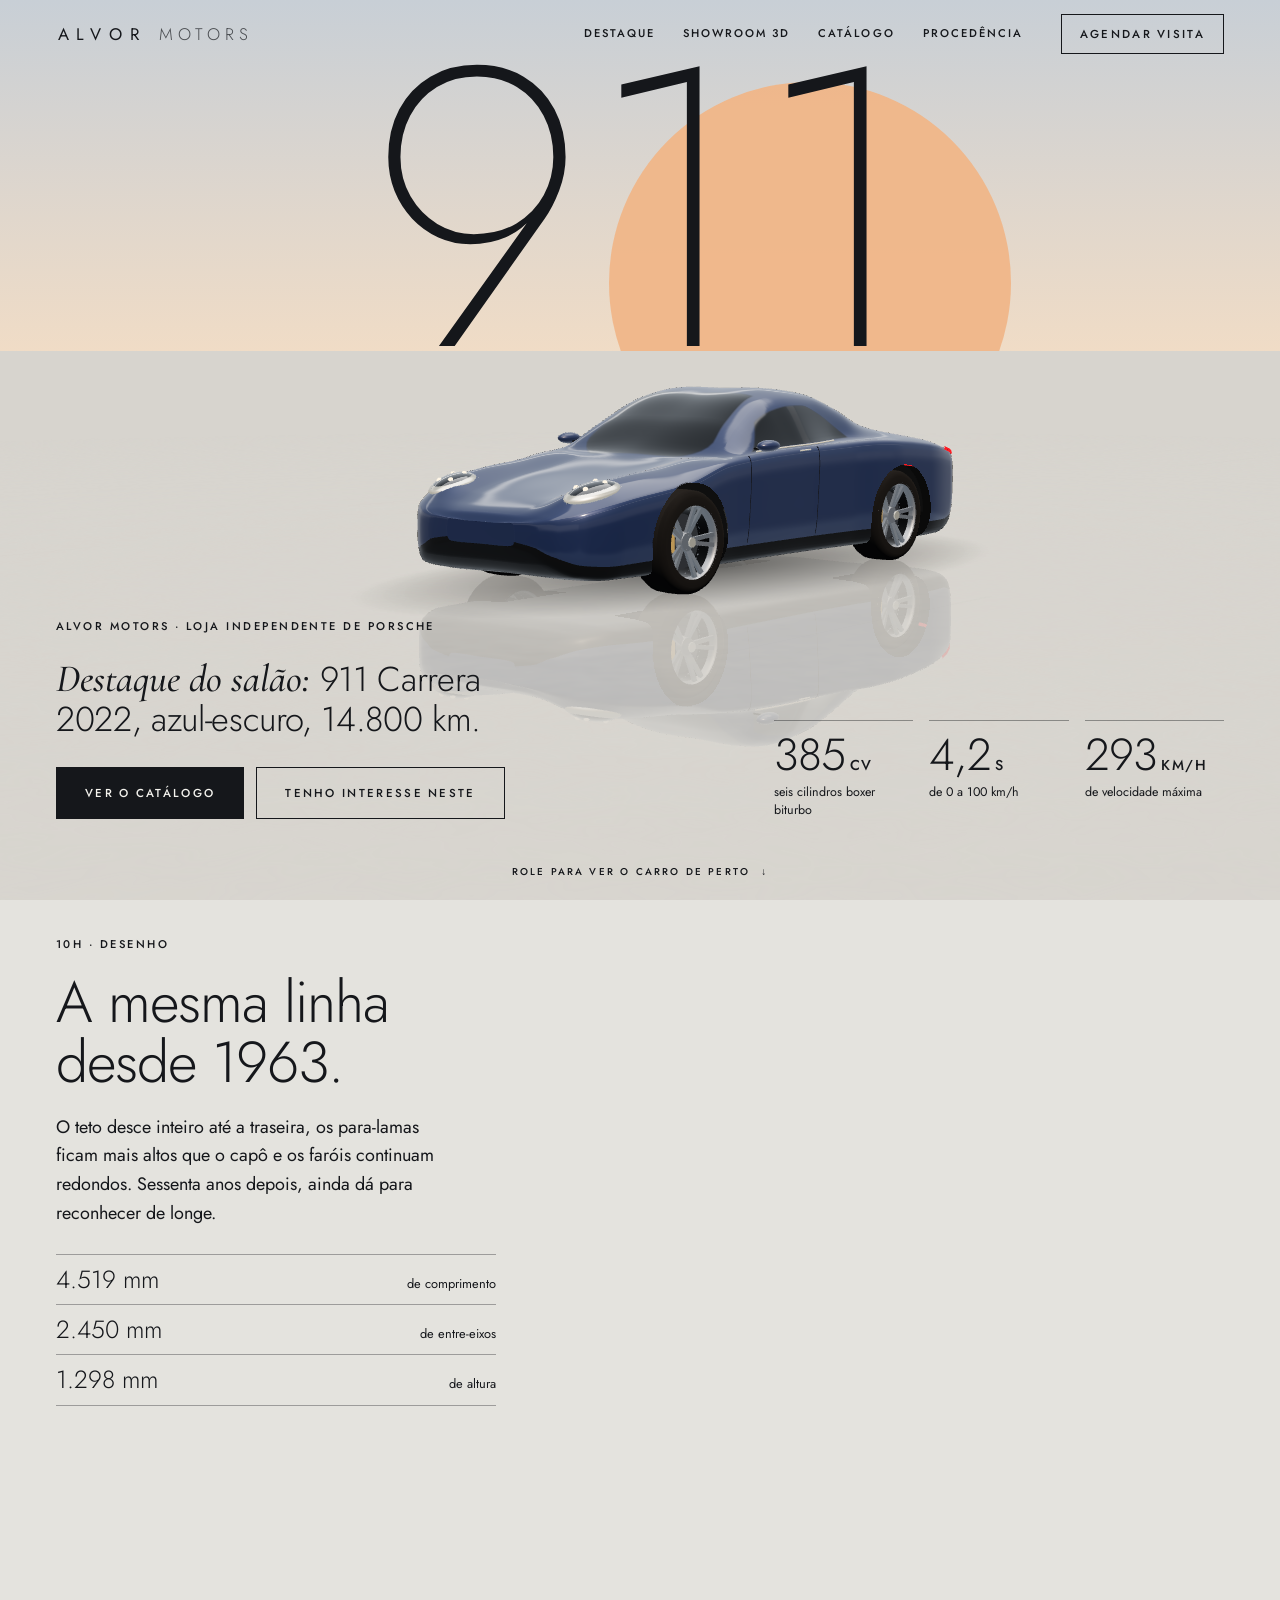
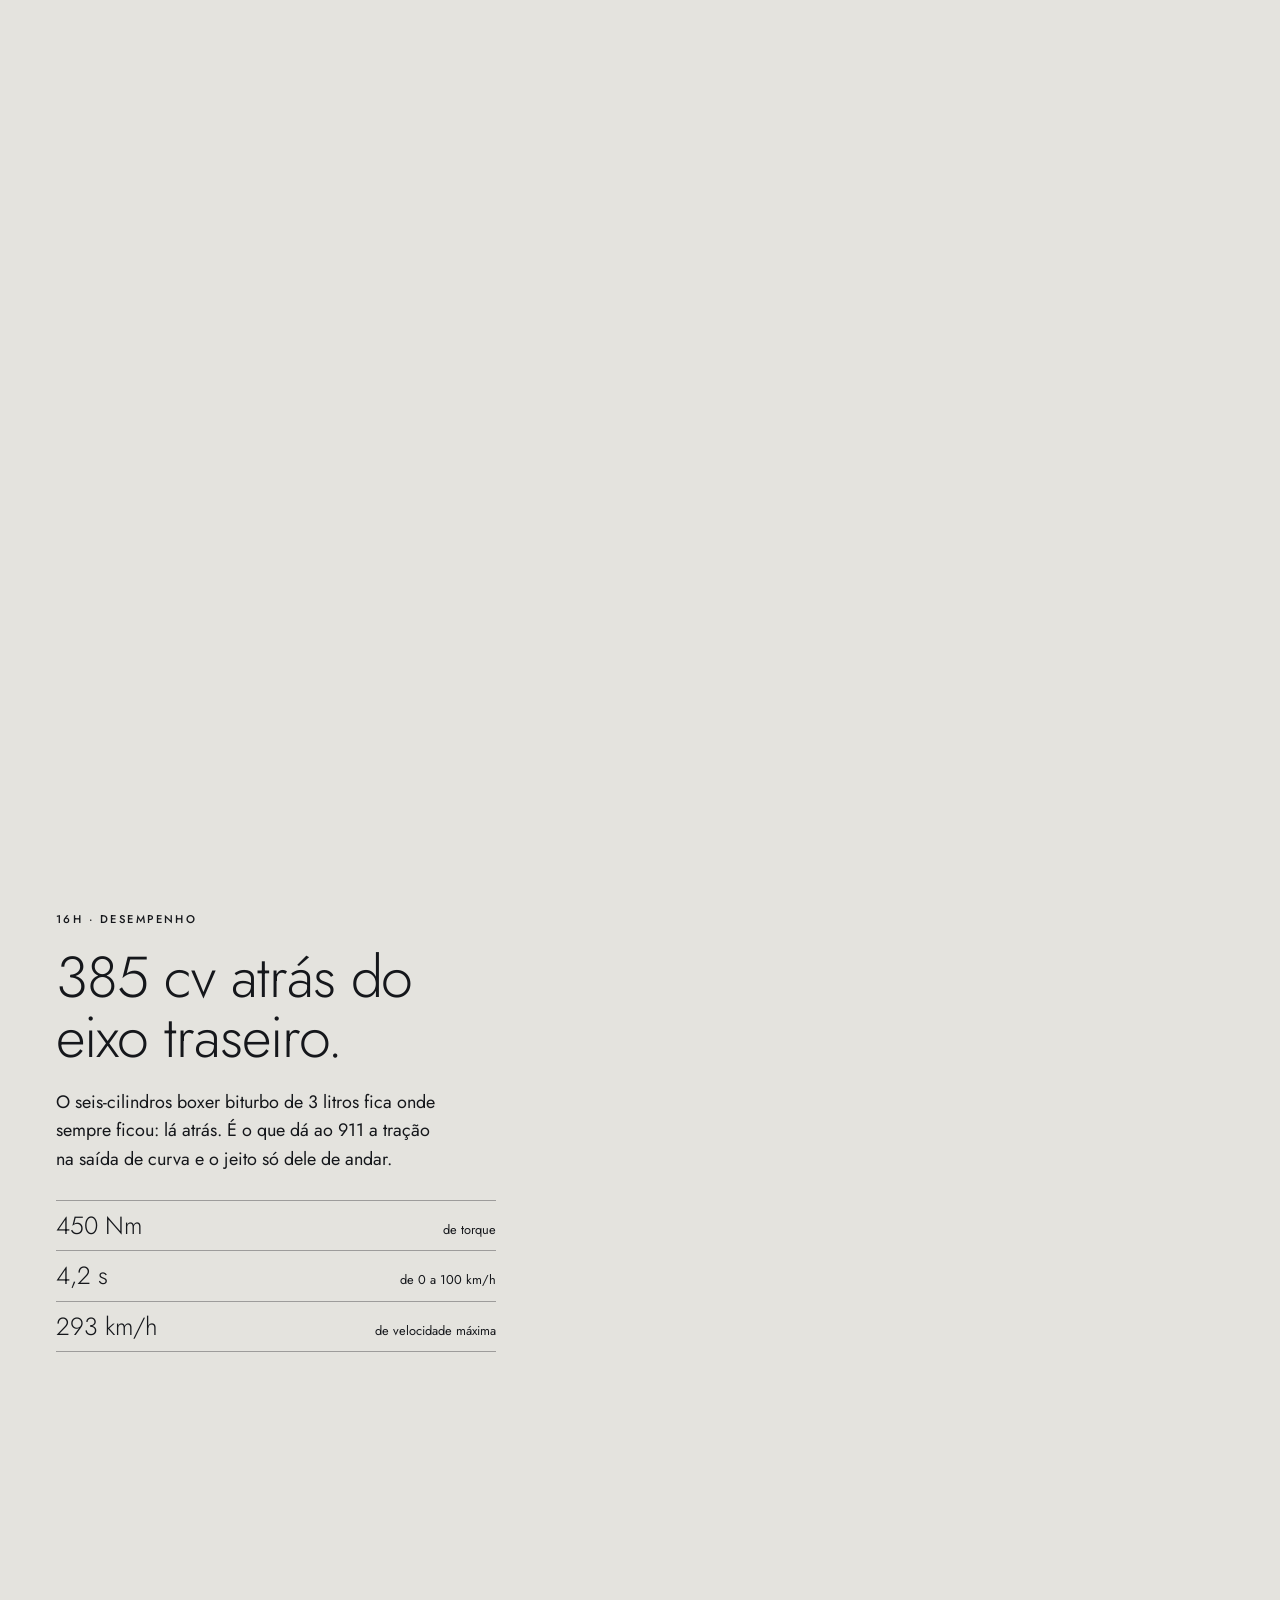
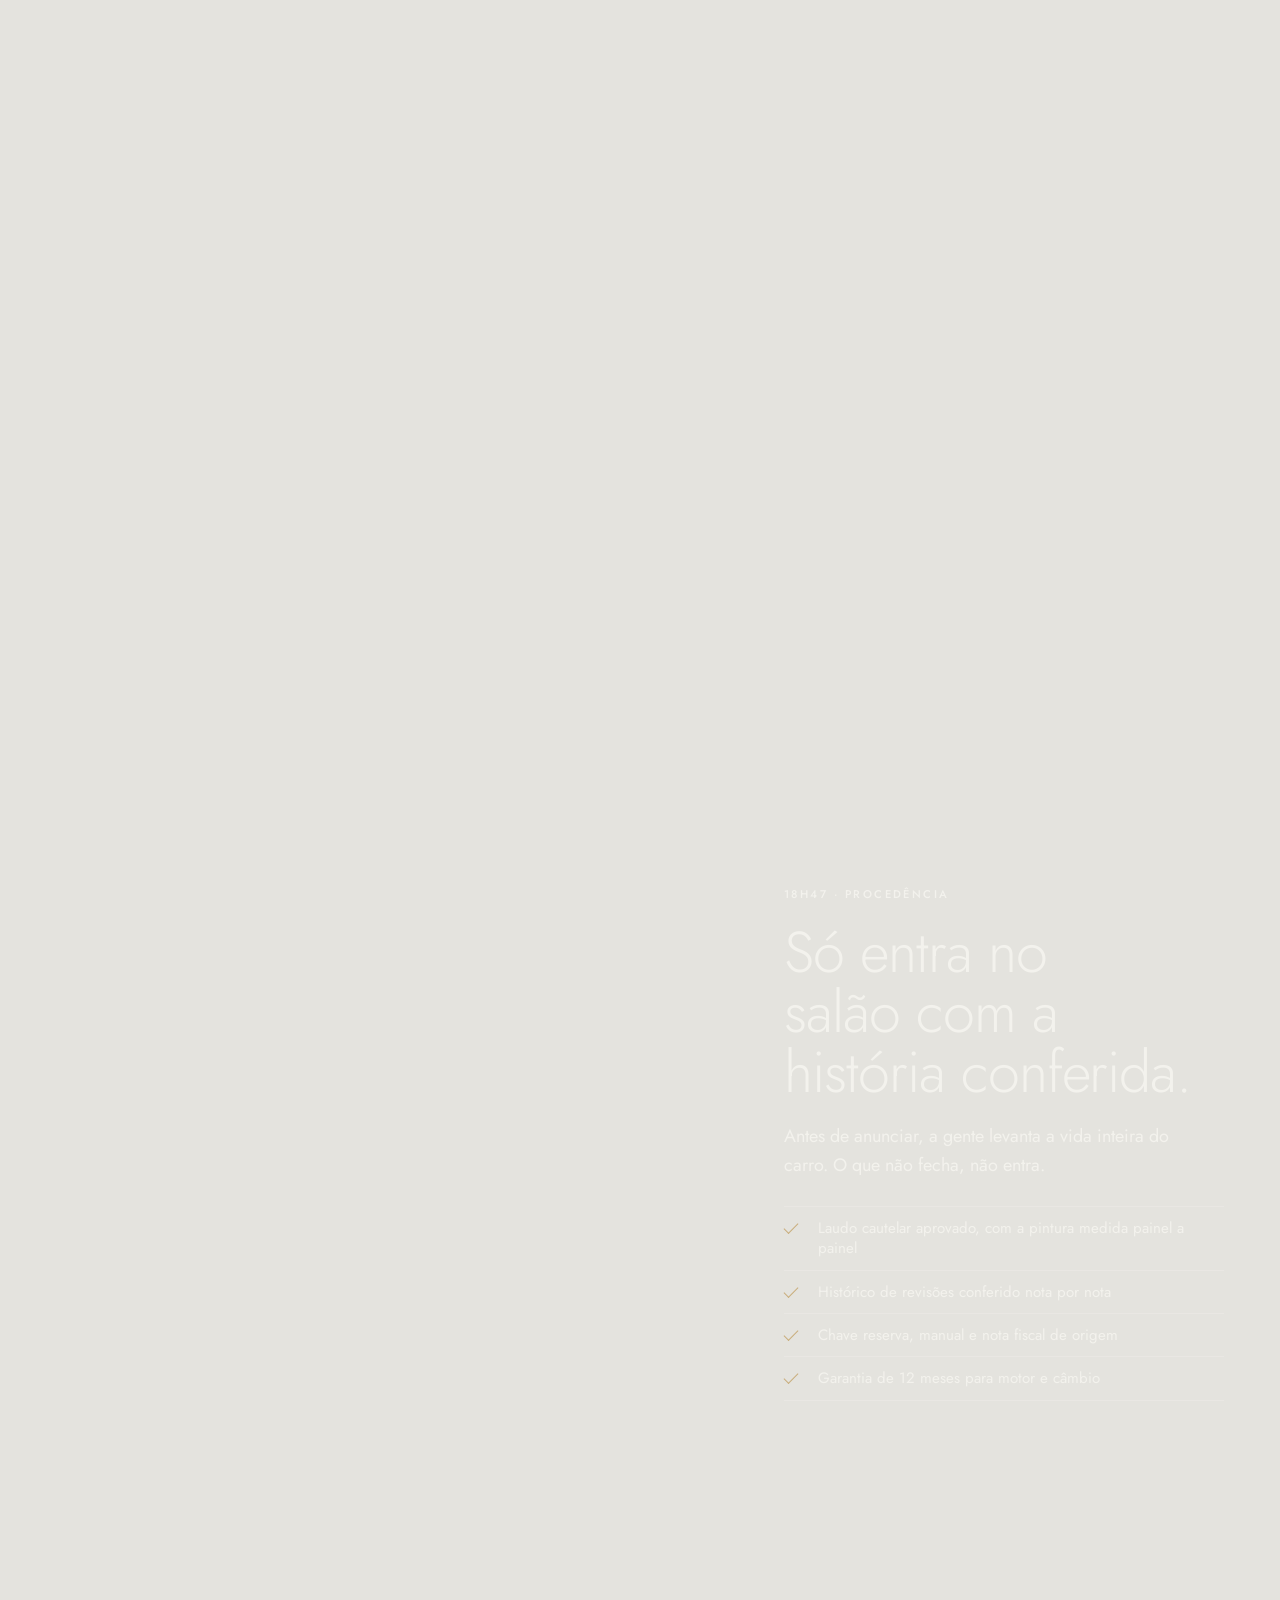
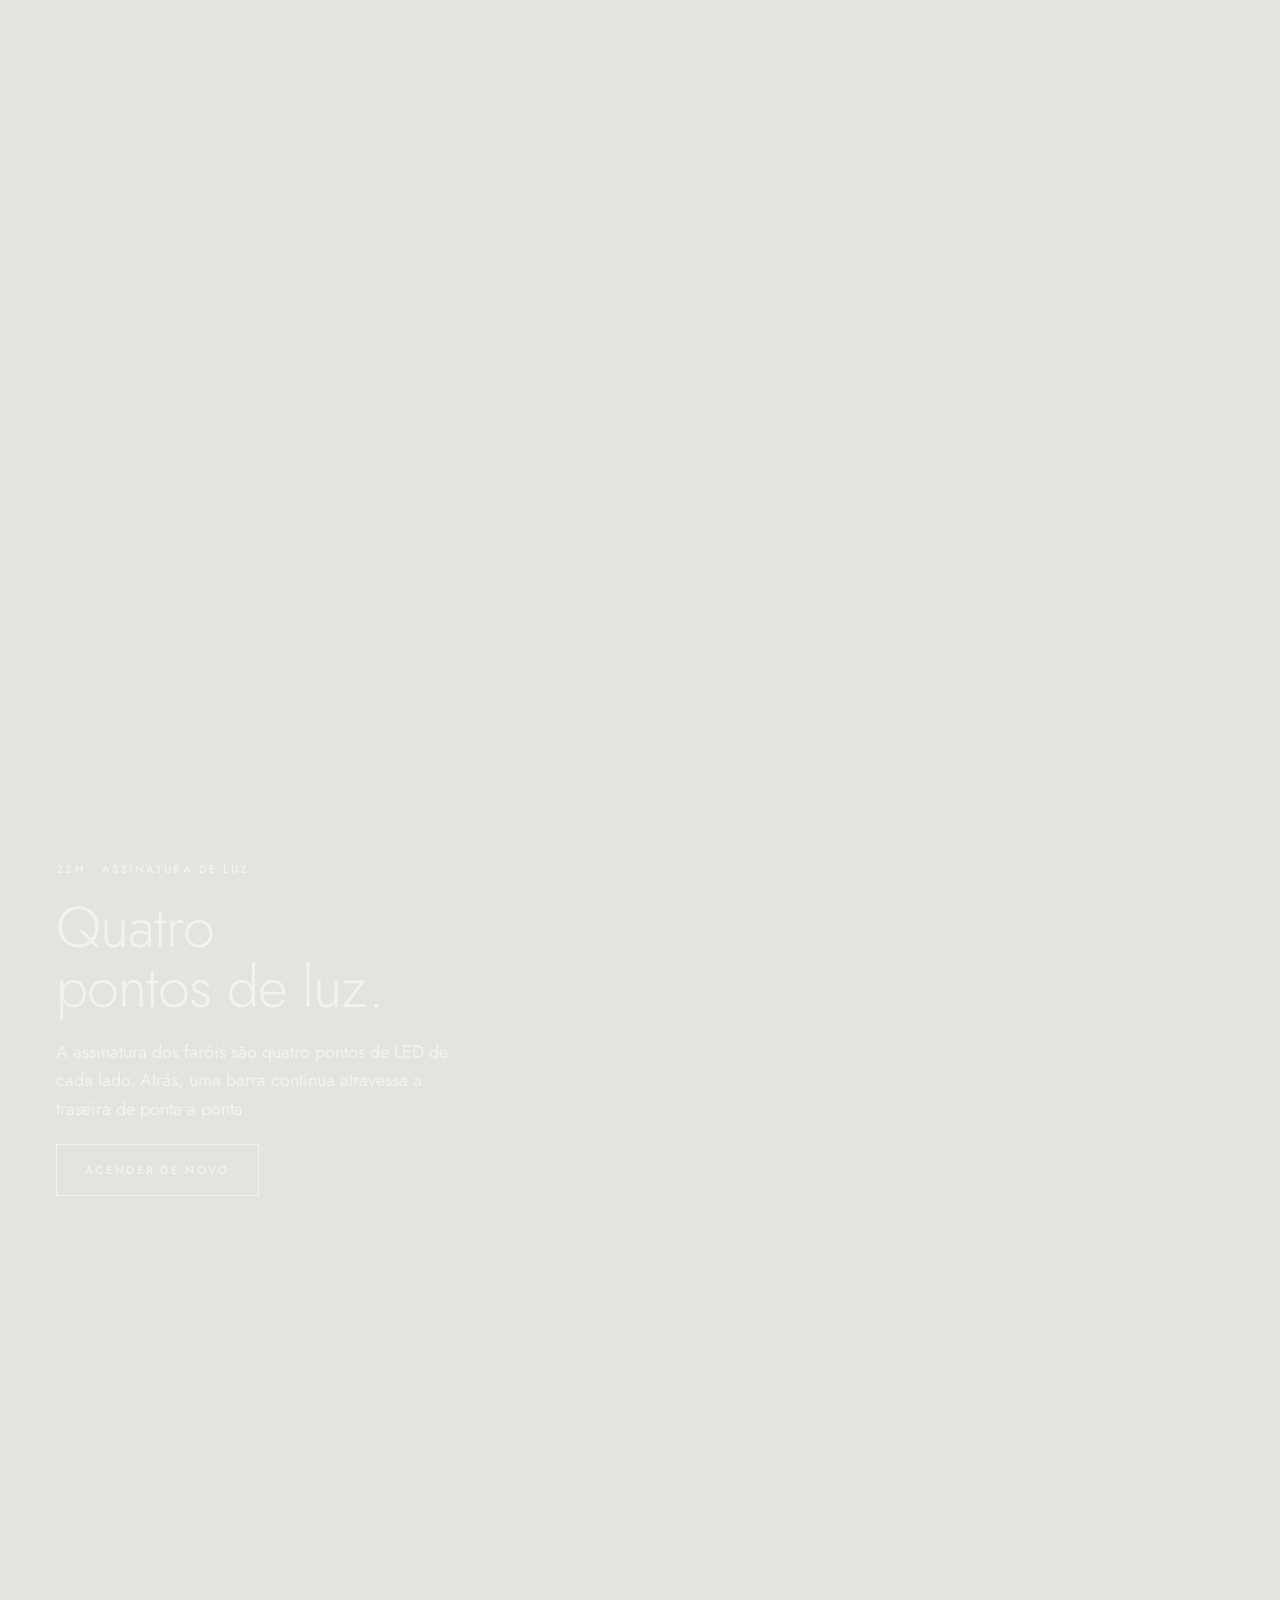
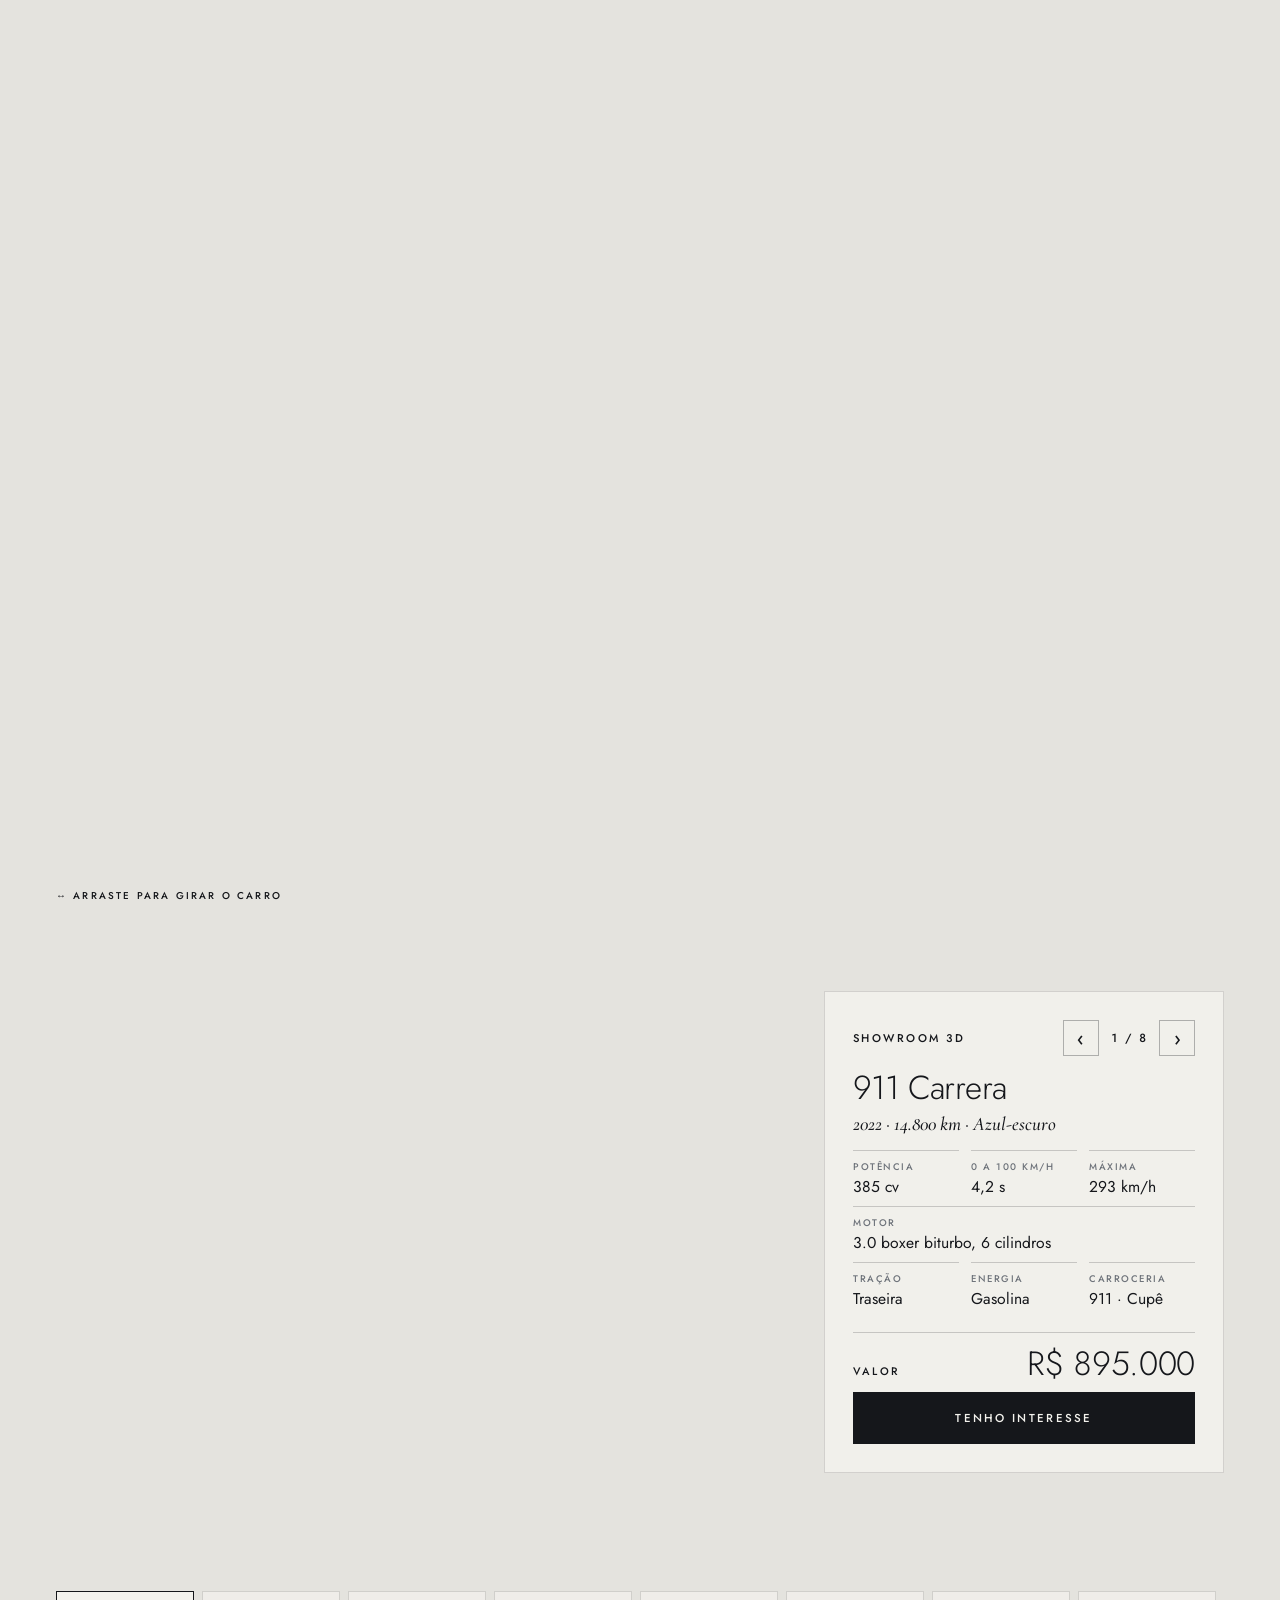
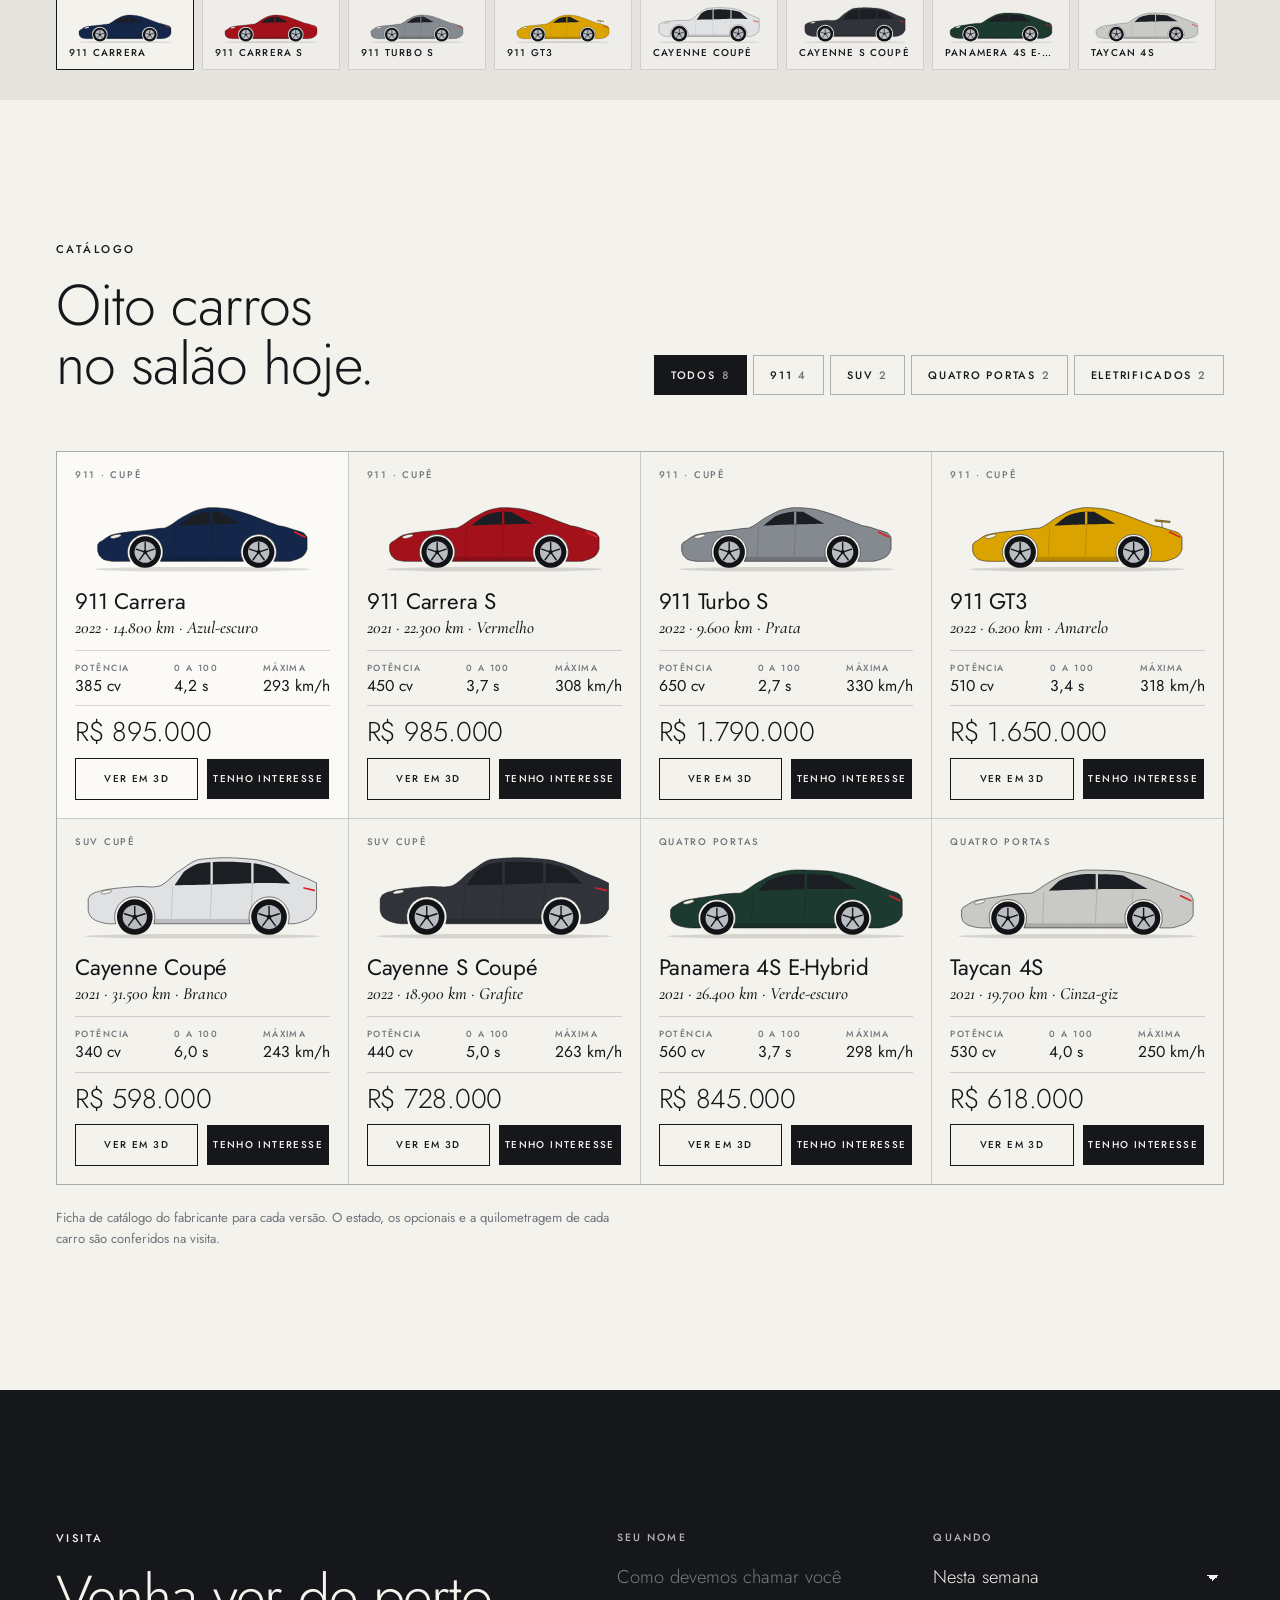
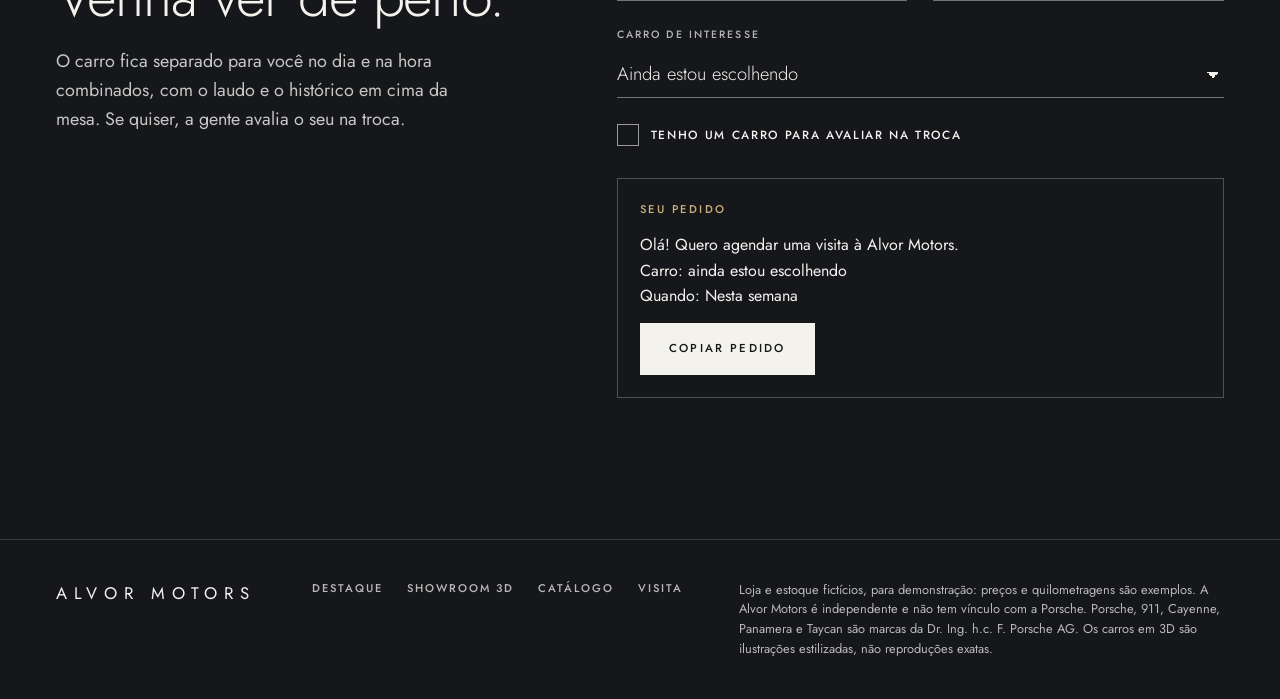
<file: alvor-carros-de-luxo/index.html>
<!DOCTYPE html>
<html lang="pt-BR">
<head>
<meta charset="utf-8">
<meta name="viewport" content="width=device-width, initial-scale=1, viewport-fit=cover">
<title>Alvor Motors</title>
<meta name="description" content="Alvor Motors, loja independente de Porsche: 911, Cayenne, Panamera e Taycan com procedência conferida. Veja o destaque em 3D e o catálogo completo.">
<meta name="theme-color" content="#E4E3DE">
<link rel="icon" href="data:image/svg+xml,%3Csvg xmlns='http://www.w3.org/2000/svg' viewBox='0 0 64 64'%3E%3Crect width='64' height='64' fill='%2315171B'/%3E%3Ccircle cx='32' cy='40' r='16' fill='%23F3B585'/%3E%3Crect y='40' width='64' height='24' fill='%2315171B'/%3E%3C/svg%3E">
<link rel="preconnect" href="https://fonts.googleapis.com">
<link rel="preconnect" href="https://fonts.gstatic.com" crossorigin>
<link rel="stylesheet" href="https://fonts.googleapis.com/css2?family=Jost:ital,wght@0,200..600;1,300..400&family=Cormorant+Garamond:ital,wght@0,400..600;1,400..600&display=swap">
<link rel="stylesheet" href="css/style.css">
</head>
<body>

<a class="skip" href="#catalogo">Pular para o catálogo</a>

<!-- ================= PALCO: céu, sol, número e o carro em 3D ================= -->
<div class="stage" id="stage" aria-hidden="true">
  <div class="sky">
    <div class="sky__above"><div class="sun"></div></div>
  </div>
  <p class="stage__name" id="stage-name"><span>9</span><span>1</span><span>1</span></p>
  <canvas id="scene"></canvas>
  <div class="stage__fallback" id="fallback"></div>
  <p class="clock" id="clock"><span id="clock-time">06:12</span><i id="clock-label">Alvor</i></p>
</div>

<!-- ================= NAV ================= -->
<header class="nav" id="nav">
  <div class="nav__bar">
    <a class="nav__logo" href="#topo" aria-label="Alvor Motors, voltar ao início">Alvor <span>Motors</span></a>
    <nav class="nav__links" aria-label="Seções do site">
      <a href="#desenho">Destaque</a>
      <a href="#showroom">Showroom 3D</a>
      <a href="#catalogo">Catálogo</a>
      <a href="#procedencia">Procedência</a>
    </nav>
    <a class="btn btn--line nav__cta" href="#visita">Agendar visita</a>
    <button class="nav__menu" type="button" id="menu-btn" aria-expanded="false" aria-controls="menu-panel">Menu</button>
  </div>
  <div class="nav__panel" id="menu-panel" hidden>
    <a href="#desenho">Destaque</a>
    <a href="#showroom">Showroom 3D</a>
    <a href="#catalogo">Catálogo</a>
    <a href="#procedencia">Procedência</a>
    <a href="#visita">Agendar visita</a>
  </div>
</header>

<main id="topo">
<div class="exp" id="exp">

  <!-- ===== 06h12 · Alvor ===== -->
  <section class="hero ch" id="hero" data-key="alvor">
    <div class="wrap hero__in">
      <div class="hero__copy">
        <p class="kicker">Alvor Motors · loja independente de Porsche</p>
        <h1 class="hero__line"><em>Destaque do salão:</em> 911 Carrera 2022, azul-escuro, 14.800&nbsp;km.</h1>
        <div class="hero__cta">
          <a class="btn btn--solid" href="#catalogo">Ver o catálogo</a>
          <a class="btn btn--line" href="#visita" data-interest="911-carrera">Tenho interesse neste</a>
        </div>
      </div>
      <dl class="facts">
        <div><dt>385<small>cv</small></dt><dd>seis cilindros boxer biturbo</dd></div>
        <div><dt>4,2<small>s</small></dt><dd>de 0 a 100 km/h</dd></div>
        <div><dt>293<small>km/h</small></dt><dd>de velocidade máxima</dd></div>
      </dl>
    </div>
    <p class="hero__scroll">Role para ver o carro de perto <span aria-hidden="true">↓</span></p>
  </section>

  <!-- ===== 10h · Desenho ===== -->
  <section class="ch ch--top" id="desenho" data-key="dia">
    <div class="wrap">
      <div class="ch__text">
        <p class="kicker">10h · Desenho</p>
        <h2>A mesma linha desde 1963.</h2>
        <p>O teto desce inteiro até a traseira, os para-lamas ficam mais altos que o capô e os faróis continuam redondos. Sessenta anos depois, ainda dá para reconhecer de longe.</p>
        <dl class="specs">
          <div><dt>4.519 mm</dt><dd>de comprimento</dd></div>
          <div><dt>2.450 mm</dt><dd>de entre-eixos</dd></div>
          <div><dt>1.298 mm</dt><dd>de altura</dd></div>
        </dl>
      </div>
    </div>
  </section>

  <!-- ===== 16h · Desempenho ===== -->
  <section class="ch ch--left" id="desempenho" data-key="tarde">
    <div class="wrap">
      <div class="ch__text">
        <p class="kicker">16h · Desempenho</p>
        <h2>385 cv atrás do eixo traseiro.</h2>
        <p>O seis-cilindros boxer biturbo de 3 litros fica onde sempre ficou: lá atrás. É o que dá ao 911 a tração na saída de curva e o jeito só dele de andar.</p>
        <dl class="specs">
          <div><dt>450 Nm</dt><dd>de torque</dd></div>
          <div><dt>4,2 s</dt><dd>de 0 a 100 km/h</dd></div>
          <div><dt>293 km/h</dt><dd>de velocidade máxima</dd></div>
        </dl>
      </div>
    </div>
  </section>

  <!-- ===== 18h47 · Procedência ===== -->
  <section class="ch ch--right ch--dark" id="procedencia" data-key="poente">
    <div class="wrap">
      <div class="ch__text">
        <p class="kicker">18h47 · Procedência</p>
        <h2>Só entra no salão com a história conferida.</h2>
        <p>Antes de anunciar, a gente levanta a vida inteira do carro. O que não fecha, não entra.</p>
        <ul class="checks">
          <li>Laudo cautelar aprovado, com a pintura medida painel a painel</li>
          <li>Histórico de revisões conferido nota por nota</li>
          <li>Chave reserva, manual e nota fiscal de origem</li>
          <li>Garantia de 12 meses para motor e câmbio</li>
        </ul>
      </div>
    </div>
  </section>

  <!-- ===== 22h · Assinatura de luz ===== -->
  <section class="ch ch--left ch--dark" id="luz" data-key="noite">
    <div class="wrap">
      <div class="ch__text">
        <p class="kicker">22h · Assinatura de luz</p>
        <h2>Quatro pontos de luz.</h2>
        <p>A assinatura dos faróis são quatro pontos de LED de cada lado. Atrás, uma barra contínua atravessa a traseira de ponta a ponta.</p>
        <button class="btn btn--line" type="button" id="relight">Acender de novo</button>
      </div>
    </div>
  </section>

  <!-- ===== Showroom 3D ===== -->
  <section class="show" id="showroom" data-key="estudio">
    <div class="wrap show__in">
      <p class="show__hint" id="orbit-hint"><span aria-hidden="true">↔</span> Arraste para girar o carro</p>

      <div class="show__panel" id="panel" aria-live="polite">
        <div class="show__head">
          <p class="kicker">Showroom 3D</p>
          <div class="show__nav">
            <button type="button" id="prev" aria-label="Carro anterior">‹</button>
            <span id="counter">1 / 8</span>
            <button type="button" id="next" aria-label="Próximo carro">›</button>
          </div>
        </div>
        <h2 id="car-name">911 Carrera</h2>
        <p class="show__meta" id="car-meta">2022 · 14.800 km · Prata</p>
        <dl class="show__specs" id="car-specs"></dl>
        <div class="show__sum">
          <p class="show__price"><small>Valor</small><b id="price">R$ 895.000</b></p>
          <a class="btn btn--solid" href="#visita" id="interest">Tenho interesse</a>
        </div>
      </div>

      <div class="strip" id="strip" role="listbox" aria-label="Carros do catálogo"></div>
    </div>
  </section>

</div>

<!-- ================= CATÁLOGO ================= -->
<section class="cat sec" id="catalogo">
  <div class="wrap">
    <header class="sec-head sec-head--row">
      <div>
        <p class="kicker">Catálogo</p>
        <h2><span id="cat-count">Oito</span> carros no salão hoje.</h2>
      </div>
      <div class="filters" id="filters" role="group" aria-label="Filtrar o catálogo"></div>
    </header>
    <div class="grid" id="grid"></div>
    <p class="cat__note">Ficha de catálogo do fabricante para cada versão. O estado, os opcionais e a quilometragem de cada carro são conferidos na visita.</p>
  </div>
</section>

<!-- ================= VISITA ================= -->
<section class="drive sec" id="visita">
  <div class="wrap drive__grid">
    <div class="drive__intro">
      <p class="kicker">Visita</p>
      <h2>Venha ver de perto.</h2>
      <p>O carro fica separado para você no dia e na hora combinados, com o laudo e o histórico em cima da mesa. Se quiser, a gente avalia o seu na troca.</p>
    </div>

    <form class="form" id="visit-form" novalidate>
      <div class="field">
        <label for="f-nome">Seu nome</label>
        <input type="text" id="f-nome" name="nome" autocomplete="name" placeholder="Como devemos chamar você">
      </div>
      <div class="field">
        <label for="f-quando">Quando</label>
        <select id="f-quando" name="quando">
          <option>Nesta semana</option>
          <option>Nas próximas duas semanas</option>
          <option>Sem pressa, estou pesquisando</option>
        </select>
      </div>
      <div class="field field--full">
        <label for="f-carro">Carro de interesse</label>
        <select id="f-carro" name="carro"></select>
      </div>
      <div class="field field--full field--check">
        <input type="checkbox" id="f-troca" name="troca">
        <label for="f-troca">Tenho um carro para avaliar na troca</label>
      </div>

      <div class="msg field--full">
        <p class="kicker">Seu pedido</p>
        <p class="msg__text" id="msg" tabindex="0"></p>
        <div class="msg__actions">
          <a class="btn btn--solid" id="msg-send" href="#visita" target="_blank" rel="noopener" hidden>Enviar pelo WhatsApp</a>
          <button class="btn btn--solid" type="button" id="msg-copy">Copiar pedido</button>
          <p class="msg__status" id="msg-status" role="status" aria-live="polite"></p>
        </div>
      </div>
    </form>
  </div>
</section>

</main>

<footer class="foot">
  <div class="wrap foot__in">
    <p class="foot__logo">Alvor Motors</p>
    <nav aria-label="Rodapé">
      <a href="#desenho">Destaque</a>
      <a href="#showroom">Showroom 3D</a>
      <a href="#catalogo">Catálogo</a>
      <a href="#visita">Visita</a>
    </nav>
    <p class="foot__note">Loja e estoque fictícios, para demonstração: preços e quilometragens são exemplos. A Alvor Motors é independente e não tem vínculo com a Porsche. Porsche, 911, Cayenne, Panamera e Taycan são marcas da Dr. Ing. h.c. F. Porsche AG. Os carros em 3D são ilustrações estilizadas, não reproduções exatas.</p>
  </div>
</footer>

<script src="js/vendor/three.min.js"></script>
<script src="js/car.js"></script>
<script src="js/app.js"></script>
</body>
</html>
</file>
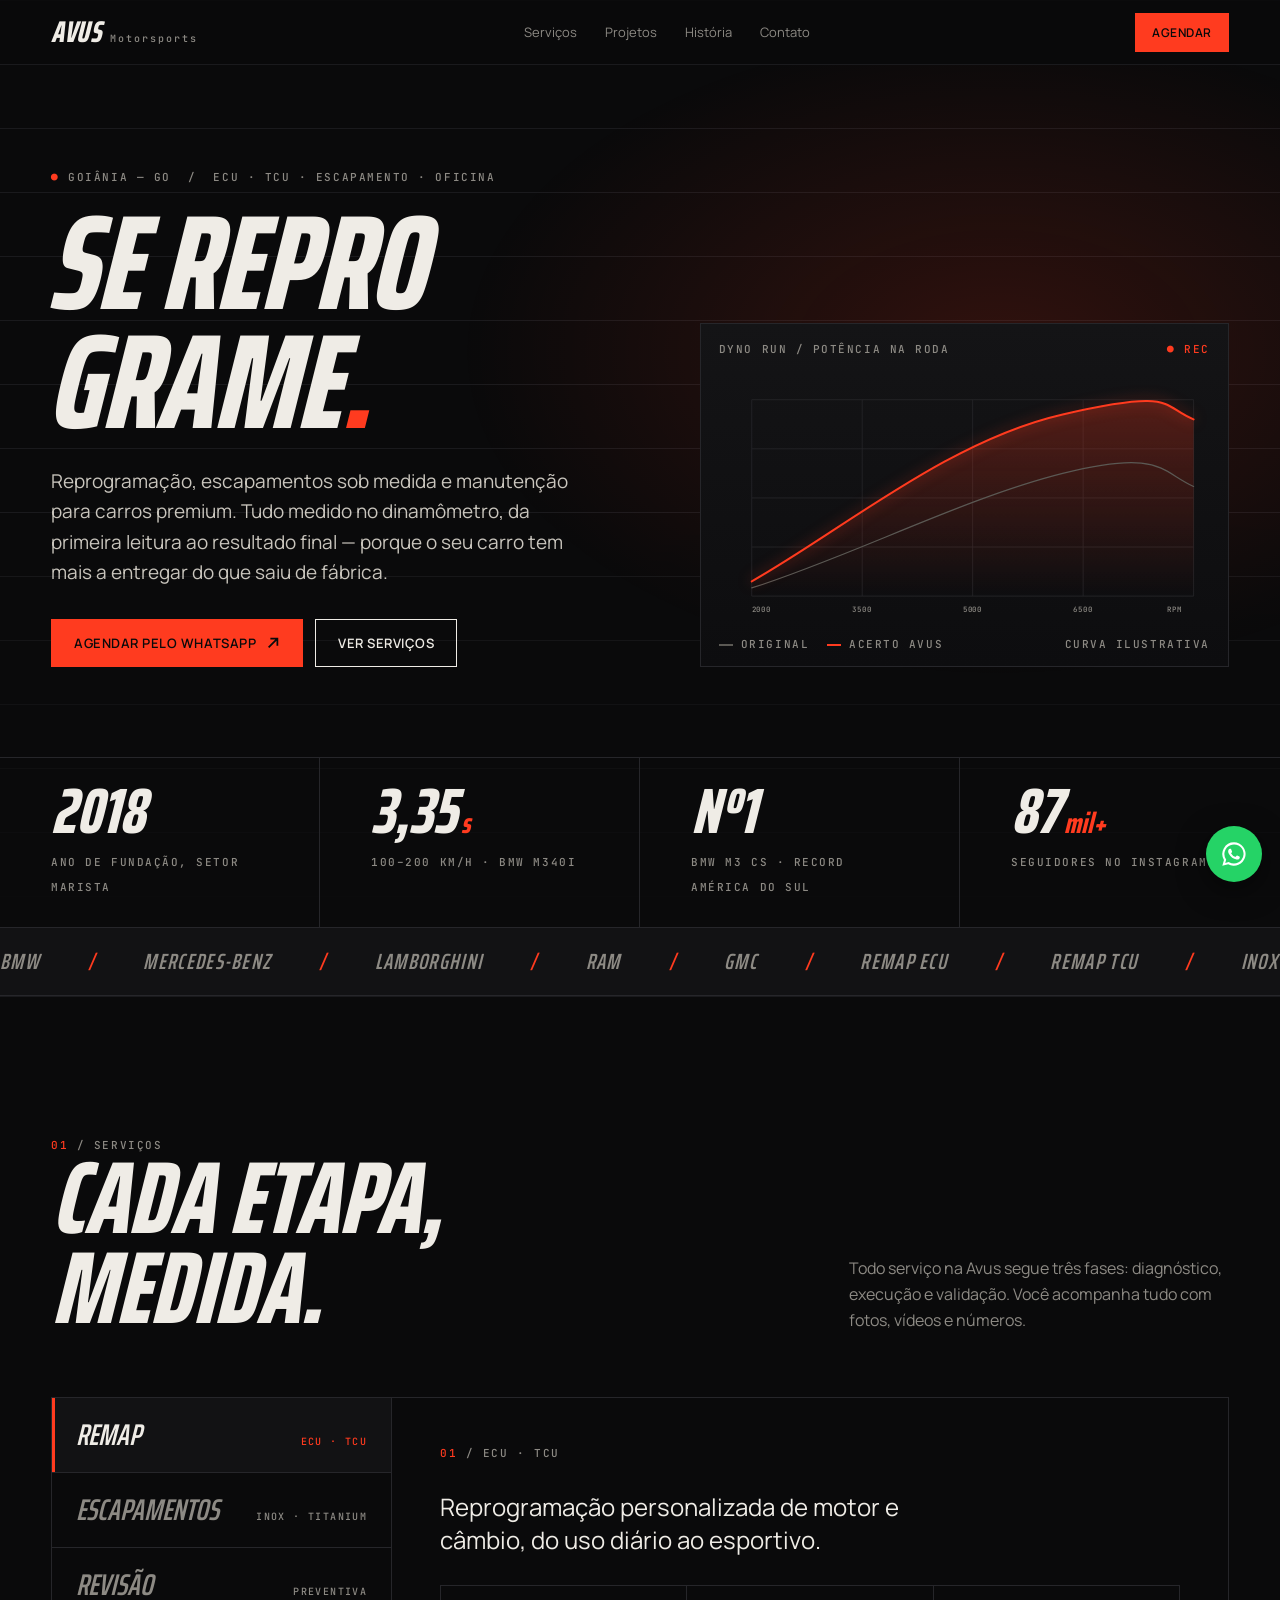
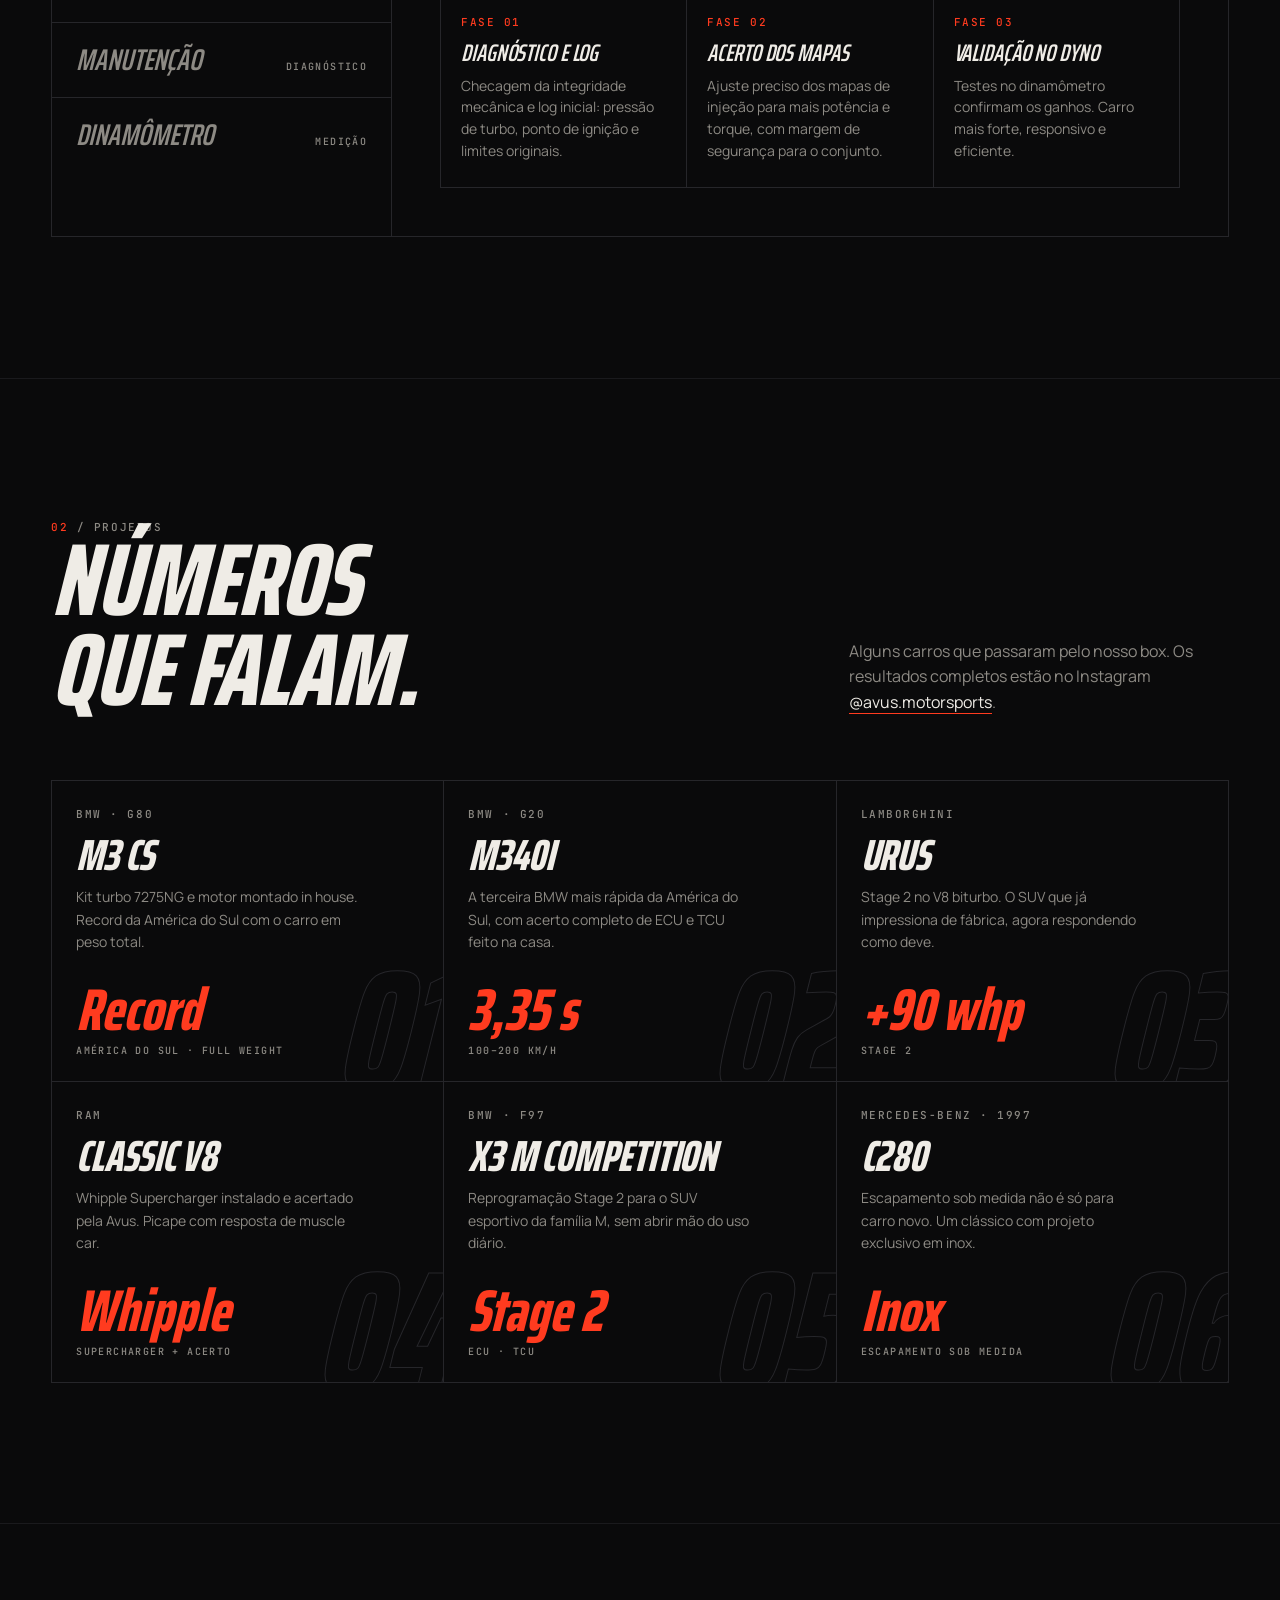
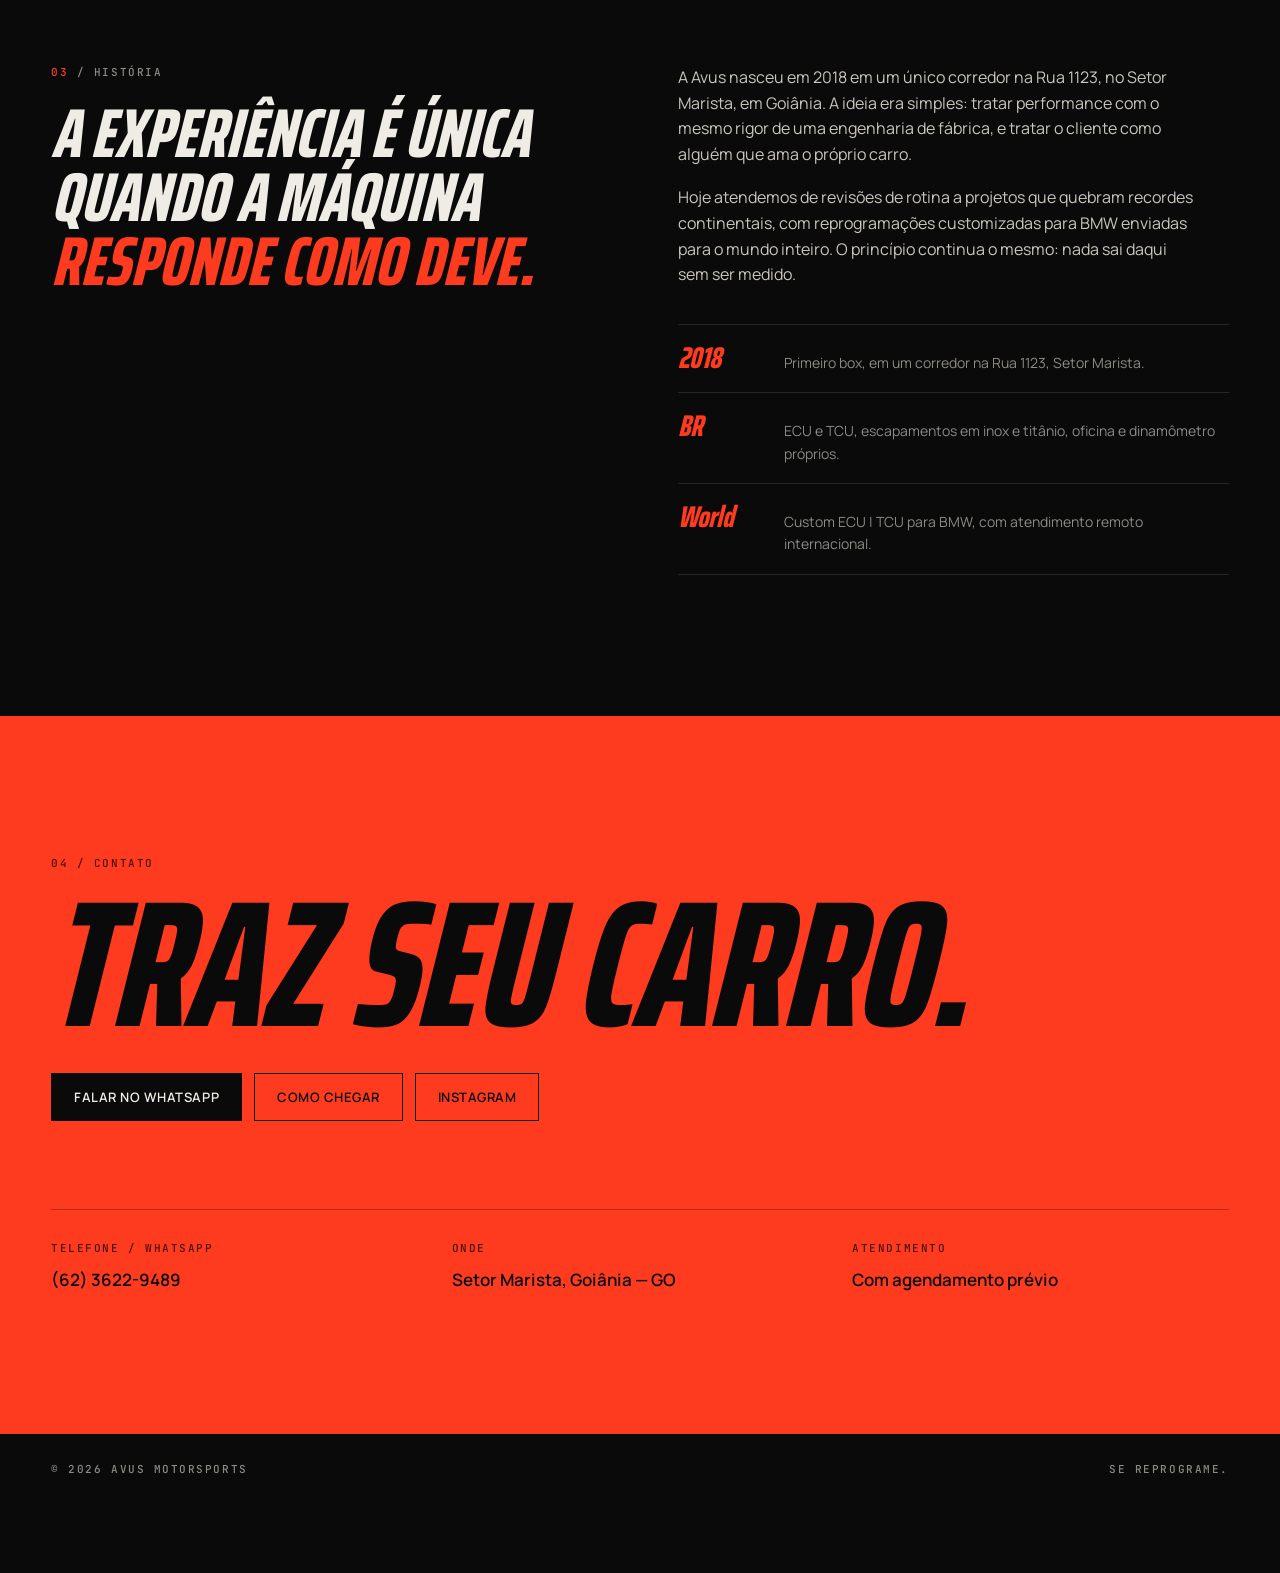
<file: avus-motorsports/index.html>
<!doctype html>
<html lang="pt-BR">
<head>
<meta charset="utf-8">
<meta name="viewport" content="width=device-width, initial-scale=1">
<title>Avus Motorsports — Alta performance para carros premium | Goiânia</title>
<meta name="description" content="Reprogramação de ECU e TCU, escapamentos em inox e titânio, revisão, diagnóstico e dinamômetro para carros premium. Avus Motorsports, Goiânia — desde 2018.">
<meta name="theme-color" content="#0a0a0b">
<link rel="preconnect" href="https://fonts.googleapis.com">
<link rel="preconnect" href="https://fonts.gstatic.com" crossorigin>
<link href="https://fonts.googleapis.com/css2?family=JetBrains+Mono:wght@400;500&family=Manrope:wght@400;500;600&family=Saira+Extra+Condensed:ital,wght@1,600;1,800&display=swap" rel="stylesheet">
<style>
:root{
  --bg:#0a0a0b; --panel:#121214; --line:#26262a; --line-soft:#1a1a1d;
  --ink:#efece6; --mute:#8d8a84; --red:#ff3b1f; --red-dim:#7a1d10;
  --display:"Saira Extra Condensed","Arial Narrow",sans-serif;
  --body:"Manrope",system-ui,sans-serif;
  --mono:"JetBrains Mono",ui-monospace,monospace;
  --gutter:clamp(16px,4vw,56px);
}
*{box-sizing:border-box;margin:0}
html{scroll-behavior:smooth;scroll-padding-top:72px}
body{background:var(--bg);color:var(--ink);font:400 16px/1.6 var(--body);-webkit-font-smoothing:antialiased;overflow-x:hidden}
a{color:inherit;text-decoration:none}
button{font:inherit;color:inherit;background:none;border:0;cursor:pointer}
:focus-visible{outline:2px solid var(--red);outline-offset:3px}
.wrap{max-width:1280px;margin:0 auto;padding:0 var(--gutter)}
.mono{font:500 11px/1.4 var(--mono);letter-spacing:.14em;text-transform:uppercase;color:var(--mute)}
.mono b{color:var(--red);font-weight:500}
h1,h2,h3{font-family:var(--display);font-style:italic;font-weight:800;text-transform:uppercase;line-height:.88;letter-spacing:-.005em}
h2{font-size:clamp(48px,8vw,104px)}
section{padding:clamp(72px,11vw,150px) 0;border-top:1px solid var(--line-soft)}

/* nav */
.nav{position:fixed;inset:0 0 auto 0;z-index:50;background:rgba(10,10,11,.78);backdrop-filter:blur(14px);border-bottom:1px solid var(--line-soft)}
.nav .wrap{display:flex;align-items:center;justify-content:space-between;height:64px;gap:24px}
.logo{font:italic 800 30px/1 var(--display);letter-spacing:.02em;display:flex;align-items:baseline;gap:8px}
.logo span{font:500 10px var(--mono);letter-spacing:.2em;color:var(--mute);font-style:normal}
.nav ul{display:flex;gap:28px;list-style:none;padding:0}
.nav ul a{font-size:13px;color:var(--mute);transition:color .2s}
.nav ul a:hover{color:var(--ink)}
.btn{display:inline-flex;align-items:center;gap:10px;padding:14px 22px;font:600 13px var(--body);letter-spacing:.04em;text-transform:uppercase;border:1px solid var(--ink);transition:background .2s,color .2s,border-color .2s;white-space:nowrap}
.btn:hover{background:var(--ink);color:var(--bg)}
.btn.red{background:var(--red);border-color:var(--red);color:#0a0a0b}
.btn.red:hover{background:var(--ink);border-color:var(--ink)}
.btn.sm{padding:10px 16px;font-size:12px}
.btn svg{width:14px;height:14px}
@media(max-width:820px){.nav ul{display:none}}

/* hero */
.hero{border:0;padding:clamp(110px,16vw,170px) 0 0;position:relative}
.hero::before{content:"";position:absolute;inset:0;background:
  radial-gradient(60% 50% at 78% 38%,rgba(255,59,31,.16),transparent 70%),
  linear-gradient(var(--line-soft) 1px,transparent 1px) 0 0/100% 64px;
  mask-image:linear-gradient(#000 55%,transparent);pointer-events:none}
.hero .wrap{position:relative;display:grid;grid-template-columns:minmax(0,1.05fr) minmax(0,.95fr);gap:clamp(28px,5vw,72px);align-items:end}
.hero h1{font-size:clamp(84px,10.5vw,168px);margin:18px 0 26px -.04em}
.hero h1 i{color:var(--red);font-style:inherit}
.hero p.lead{max-width:44ch;font-size:clamp(16px,1.5vw,19px);color:#c9c5bd}
.cta{display:flex;flex-wrap:wrap;gap:12px;margin-top:32px}
.dyno{background:linear-gradient(180deg,#141416,#0d0d0f);border:1px solid var(--line);padding:18px 18px 14px}
.dyno-head,.dyno-foot{display:flex;justify-content:space-between;gap:12px;flex-wrap:wrap}
.dyno svg{display:block;width:100%;height:auto;margin:10px 0 8px}
.dyno .grid line{stroke:var(--line);stroke-width:1}
.dyno text{font:500 9px var(--mono);fill:var(--mute);letter-spacing:.1em}
.curve{fill:none;stroke-width:2.5;stroke-linecap:round;stroke-dasharray:900;stroke-dashoffset:900;animation:draw 2.2s cubic-bezier(.6,0,.2,1) .3s forwards}
.curve.stock{stroke:#5b5954;stroke-width:1.5;animation-delay:0s}
.curve.avus{stroke:var(--red);filter:drop-shadow(0 0 8px rgba(255,59,31,.6))}
.area{fill:url(#g);opacity:0;animation:fade 1s 1.8s forwards}
@keyframes draw{to{stroke-dashoffset:0}}
@keyframes fade{to{opacity:1}}
.legend{display:flex;gap:18px}
.legend span::before{content:"";display:inline-block;width:14px;height:2px;background:#5b5954;vertical-align:middle;margin-right:8px}
.legend span.a::before{background:var(--red)}
.stats{position:relative;margin-top:clamp(48px,7vw,90px);border-top:1px solid var(--line);display:grid;grid-template-columns:repeat(4,1fr)}
.stats div{padding:24px var(--gutter) 28px;border-right:1px solid var(--line)}
.stats div:last-child{border-right:0}
.stats strong{display:block;font:italic 800 clamp(40px,5vw,68px)/.9 var(--display);margin-bottom:8px}
.stats strong small{font-size:.45em;color:var(--red);margin-left:4px}
@media(max-width:900px){
  .hero .wrap{grid-template-columns:minmax(0,1fr)}
  .hero h1{font-size:clamp(84px,19vw,170px)}
  .stats{grid-template-columns:1fr 1fr}
  .stats div:nth-child(2){border-right:0}
  .stats div:nth-child(-n+2){border-bottom:1px solid var(--line)}
}

/* marquee */
.ticker{overflow:hidden;border-top:1px solid var(--line);border-bottom:1px solid var(--line);padding:16px 0;background:var(--panel)}
.ticker div{display:flex;gap:48px;width:max-content;animation:slide 38s linear infinite;font:italic 600 22px var(--display);text-transform:uppercase;letter-spacing:.06em;color:var(--mute)}
.ticker span::after{content:"/";color:var(--red);margin-left:48px}
@keyframes slide{to{transform:translateX(-50%)}}

/* services */
.sec-head{display:grid;grid-template-columns:1fr auto;gap:24px;align-items:end;margin-bottom:clamp(36px,5vw,64px)}
.sec-head p{max-width:38ch;color:var(--mute)}
.svc{display:grid;grid-template-columns:minmax(260px,340px) minmax(0,1fr);border:1px solid var(--line)}
.tabs{display:flex;flex-direction:column;border-right:1px solid var(--line)}
.tabs button{display:flex;justify-content:space-between;align-items:baseline;gap:12px;text-align:left;padding:22px 24px;border-bottom:1px solid var(--line);font:italic 600 30px/1 var(--display);text-transform:uppercase;color:var(--mute);transition:color .2s,background .2s}
.tabs button:last-child{border-bottom:0}
.tabs button small{font:500 10px var(--mono);font-style:normal;letter-spacing:.14em;white-space:nowrap}
.tabs button:hover{color:var(--ink)}
.tabs button[aria-selected=true]{color:var(--ink);background:var(--panel);box-shadow:inset 3px 0 0 var(--red)}
.tabs button[aria-selected=true] small{color:var(--red)}
.panel{padding:clamp(24px,4vw,48px);display:flex;flex-direction:column;gap:28px}
.panel>p{font-size:clamp(18px,2vw,24px);line-height:1.4;max-width:34ch}
.phases{display:grid;grid-template-columns:repeat(3,1fr);gap:1px;background:var(--line);border:1px solid var(--line);margin-top:auto;padding:0}
.phases li{list-style:none;background:var(--bg);padding:22px 20px 26px}
.phases h3{font-size:24px;margin:10px 0 10px;font-weight:600}
.phases p{font-size:14px;color:var(--mute);line-height:1.55}
@media(max-width:860px){
  .sec-head{grid-template-columns:1fr}
  .svc{grid-template-columns:1fr}
  .tabs{flex-direction:row;overflow-x:auto;border-right:0;border-bottom:1px solid var(--line);scrollbar-width:none}
  .tabs button{border-bottom:0;border-right:1px solid var(--line);font-size:24px;padding:16px 18px;white-space:nowrap}
  .tabs button[aria-selected=true]{box-shadow:inset 0 -3px 0 var(--red)}
  .tabs button small{display:none}
  .phases{grid-template-columns:1fr}
}

/* builds */
.builds{display:grid;grid-template-columns:repeat(3,1fr);gap:1px;background:var(--line);border:1px solid var(--line)}
.build{background:var(--bg);padding:26px 24px 24px;min-height:300px;display:flex;flex-direction:column;position:relative;overflow:hidden;transition:background .25s}
.build:hover{background:var(--panel)}
.build::after{content:attr(data-n);position:absolute;right:-6px;bottom:-34px;font:italic 800 170px/1 var(--display);color:transparent;-webkit-text-stroke:1px var(--line);transition:-webkit-text-stroke-color .25s}
.build:hover::after{-webkit-text-stroke-color:var(--red-dim)}
.build h3{font-size:clamp(34px,3.4vw,46px);margin:14px 0 12px}
.build p{font-size:14px;color:var(--mute);max-width:32ch;position:relative;z-index:1}
.build .fig{margin-top:auto;padding-top:24px;font:italic 800 clamp(44px,4.6vw,64px)/.9 var(--display);color:var(--red);position:relative;z-index:1}
.build .fig small{display:block;font:500 10px var(--mono);font-style:normal;letter-spacing:.14em;color:var(--mute);margin-top:8px;text-transform:uppercase}
@media(max-width:980px){.builds{grid-template-columns:1fr 1fr}}
@media(max-width:620px){.builds{grid-template-columns:1fr}.build{min-height:240px}}

/* story */
.story .wrap{display:grid;grid-template-columns:1fr 1fr;gap:clamp(32px,6vw,96px);align-items:start}
.story blockquote{font:italic 800 clamp(40px,5.4vw,76px)/.92 var(--display);text-transform:uppercase}
.story blockquote em{color:var(--red);font-style:inherit}
.story .txt p{color:#c9c5bd;margin-bottom:18px;max-width:52ch}
.timeline{margin-top:36px;border-top:1px solid var(--line)}
.timeline div{display:grid;grid-template-columns:90px 1fr;gap:16px;padding:18px 0;border-bottom:1px solid var(--line);align-items:baseline}
.timeline strong{font:italic 800 30px/1 var(--display);color:var(--red)}
.timeline span{font-size:14px;color:var(--mute)}
@media(max-width:860px){.story .wrap{grid-template-columns:1fr}}

/* contact */
.contact{background:var(--red);color:#0a0a0b;border:0}
.contact h2{font-size:clamp(72px,14vw,220px);margin:14px 0 30px -.03em}
.contact .mono{color:#4a1108}
.contact .row{display:flex;flex-wrap:wrap;gap:12px;align-items:center}
.contact .btn{border-color:#0a0a0b}
.contact .btn.dark{background:#0a0a0b;color:var(--ink)}
.contact .btn:hover{background:var(--ink);border-color:var(--ink);color:#0a0a0b}
.info{display:grid;grid-template-columns:repeat(3,1fr);gap:24px;margin-top:clamp(48px,7vw,88px);padding-top:24px;border-top:1px solid rgba(10,10,11,.3)}
.info p{font-weight:600;font-size:17px;margin-top:6px}
@media(max-width:700px){.info{grid-template-columns:1fr}}

footer{padding:28px 0 96px}
footer .wrap{display:flex;justify-content:space-between;gap:16px;flex-wrap:wrap}

.wa{position:fixed;right:18px;bottom:18px;z-index:60;width:56px;height:56px;border-radius:50%;background:#25d366;display:grid;place-items:center;box-shadow:0 8px 28px rgba(0,0,0,.5);transition:transform .2s}
.wa:hover{transform:scale(1.08)}
.wa svg{width:28px;height:28px;fill:#fff}

.reveal{opacity:0;transform:translateY(22px);transition:opacity .7s,transform .7s cubic-bezier(.2,.7,.2,1)}
.reveal.in{opacity:1;transform:none}
@media(prefers-reduced-motion:reduce){
  *{animation:none!important;transition:none!important;scroll-behavior:auto!important}
  .curve{stroke-dashoffset:0}.area{opacity:1}.reveal{opacity:1;transform:none}
}
</style>
</head>
<body>

<header class="nav">
  <div class="wrap">
    <a class="logo" href="#topo" aria-label="Avus Motorsports — início">AVUS <span>Motorsports</span></a>
    <nav aria-label="Principal">
      <ul>
        <li><a href="#servicos">Serviços</a></li>
        <li><a href="#projetos">Projetos</a></li>
        <li><a href="#historia">História</a></li>
        <li><a href="#contato">Contato</a></li>
      </ul>
    </nav>
    <a class="btn red sm" data-wa href="#">Agendar</a>
  </div>
</header>

<main id="topo">
  <section class="hero">
    <div class="wrap">
      <div>
        <p class="mono"><b>●</b> Goiânia — GO &nbsp;/&nbsp; ECU · TCU · Escapamento · Oficina</p>
        <h1>Se repro<wbr>grame<i>.</i></h1>
        <p class="lead">Reprogramação, escapamentos sob medida e manutenção para carros premium. Tudo medido no dinamômetro, da primeira leitura ao resultado final — porque o seu carro tem mais a entregar do que saiu de fábrica.</p>
        <div class="cta">
          <a class="btn red" data-wa href="#">Agendar pelo WhatsApp
            <svg viewBox="0 0 16 16" fill="none" stroke="currentColor" stroke-width="2"><path d="M3 13 13 3M5 3h8v8"/></svg></a>
          <a class="btn" href="#servicos">Ver serviços</a>
        </div>
      </div>

      <figure class="dyno" aria-label="Gráfico ilustrativo de dinamômetro: curva original e curva após acerto Avus">
        <div class="dyno-head mono"><span>Dyno run / potência na roda</span><span><b>● REC</b></span></div>
        <svg viewBox="0 0 600 320" role="img" aria-hidden="true">
          <defs><linearGradient id="g" x1="0" y1="0" x2="0" y2="1"><stop offset="0" stop-color="#ff3b1f" stop-opacity=".28"/><stop offset="1" stop-color="#ff3b1f" stop-opacity="0"/></linearGradient></defs>
          <g class="grid">
            <line x1="40" y1="40" x2="580" y2="40"/><line x1="40" y1="100" x2="580" y2="100"/><line x1="40" y1="160" x2="580" y2="160"/><line x1="40" y1="220" x2="580" y2="220"/><line x1="40" y1="280" x2="580" y2="280"/>
            <line x1="40" y1="40" x2="40" y2="280"/><line x1="175" y1="40" x2="175" y2="280"/><line x1="310" y1="40" x2="310" y2="280"/><line x1="445" y1="40" x2="445" y2="280"/><line x1="580" y1="40" x2="580" y2="280"/>
          </g>
          <path class="area" d="M40,262 C150,200 280,90 420,58 S540,48 580,64 L580,280 L40,280Z"/>
          <path class="curve stock" d="M40,270 C160,232 300,160 420,130 S540,128 580,146"/>
          <path class="curve avus" d="M40,262 C150,200 280,90 420,58 S540,48 580,64"/>
          <text x="40" y="300">2000</text><text x="163" y="300">3500</text><text x="298" y="300">5000</text><text x="433" y="300">6500</text><text x="548" y="300">RPM</text>
        </svg>
        <div class="dyno-foot mono">
          <span class="legend"><span>Original</span><span class="a">Acerto Avus</span></span>
          <span>Curva ilustrativa</span>
        </div>
      </figure>
    </div>

    <div class="stats">
      <div><strong>2018</strong><span class="mono">Ano de fundação, Setor Marista</span></div>
      <div><strong>3,35<small>s</small></strong><span class="mono">100–200 km/h · BMW M340i</span></div>
      <div><strong>Nº1</strong><span class="mono">BMW M3 CS · record América do Sul</span></div>
      <div><strong>87<small>mil+</small></strong><span class="mono">Seguidores no Instagram</span></div>
    </div>
  </section>

  <div class="ticker" aria-hidden="true"><div id="ticker"></div></div>

  <section id="servicos">
    <div class="wrap">
      <div class="sec-head reveal">
        <div><p class="mono"><b>01</b> / Serviços</p><h2>Cada etapa,<br>medida.</h2></div>
        <p>Todo serviço na Avus segue três fases: diagnóstico, execução e validação. Você acompanha tudo com fotos, vídeos e números.</p>
      </div>
      <div class="svc reveal">
        <div class="tabs" role="tablist" aria-label="Serviços" id="tabs"></div>
        <div class="panel" role="tabpanel" id="panel" aria-live="polite"></div>
      </div>
    </div>
  </section>

  <section id="projetos">
    <div class="wrap">
      <div class="sec-head reveal">
        <div><p class="mono"><b>02</b> / Projetos</p><h2>Números<br>que falam.</h2></div>
        <p>Alguns carros que passaram pelo nosso box. Os resultados completos estão no Instagram <a href="https://www.instagram.com/avus.motorsports" target="_blank" rel="noopener" style="color:var(--ink);border-bottom:1px solid var(--red)">@avus.motorsports</a>.</p>
      </div>
      <div class="builds reveal">
        <a class="build" data-n="01" href="https://instagram.com/p/DMvEwerucEK" target="_blank" rel="noopener">
          <span class="mono">BMW · G80</span><h3>M3 CS</h3>
          <p>Kit turbo 7275NG e motor montado in house. Record da América do Sul com o carro em peso total.</p>
          <div class="fig">Record<small>América do Sul · full weight</small></div>
        </a>
        <a class="build" data-n="02" href="https://instagram.com/p/DIWHMHTOAze" target="_blank" rel="noopener">
          <span class="mono">BMW · G20</span><h3>M340i</h3>
          <p>A terceira BMW mais rápida da América do Sul, com acerto completo de ECU e TCU feito na casa.</p>
          <div class="fig">3,35 s<small>100–200 km/h</small></div>
        </a>
        <a class="build" data-n="03" href="https://www.instagram.com/reel/DLXRqQyuGkV/" target="_blank" rel="noopener">
          <span class="mono">Lamborghini</span><h3>Urus</h3>
          <p>Stage 2 no V8 biturbo. O SUV que já impressiona de fábrica, agora respondendo como deve.</p>
          <div class="fig">+90 whp<small>Stage 2</small></div>
        </a>
        <a class="build" data-n="04" href="https://instagram.com/p/DfZos6Fh2Re" target="_blank" rel="noopener">
          <span class="mono">RAM</span><h3>Classic V8</h3>
          <p>Whipple Supercharger instalado e acertado pela Avus. Picape com resposta de muscle car.</p>
          <div class="fig">Whipple<small>Supercharger + acerto</small></div>
        </a>
        <a class="build" data-n="05" href="https://www.instagram.com/avus.motorsports" target="_blank" rel="noopener">
          <span class="mono">BMW · F97</span><h3>X3 M Competition</h3>
          <p>Reprogramação Stage 2 para o SUV esportivo da família M, sem abrir mão do uso diário.</p>
          <div class="fig">Stage 2<small>ECU · TCU</small></div>
        </a>
        <a class="build" data-n="06" href="https://instagram.com/p/DfhZxiJBnca" target="_blank" rel="noopener">
          <span class="mono">Mercedes-Benz · 1997</span><h3>C280</h3>
          <p>Escapamento sob medida não é só para carro novo. Um clássico com projeto exclusivo em inox.</p>
          <div class="fig">Inox<small>Escapamento sob medida</small></div>
        </a>
      </div>
    </div>
  </section>

  <section id="historia" class="story">
    <div class="wrap">
      <div class="reveal">
        <p class="mono" style="margin-bottom:22px"><b>03</b> / História</p>
        <blockquote>A experiência é única quando a máquina <em>responde como deve.</em></blockquote>
      </div>
      <div class="txt reveal">
        <p>A Avus nasceu em 2018 em um único corredor na Rua 1123, no Setor Marista, em Goiânia. A ideia era simples: tratar performance com o mesmo rigor de uma engenharia de fábrica, e tratar o cliente como alguém que ama o próprio carro.</p>
        <p>Hoje atendemos de revisões de rotina a projetos que quebram recordes continentais, com reprogramações customizadas para BMW enviadas para o mundo inteiro. O princípio continua o mesmo: nada sai daqui sem ser medido.</p>
        <div class="timeline">
          <div><strong>2018</strong><span>Primeiro box, em um corredor na Rua 1123, Setor Marista.</span></div>
          <div><strong>BR</strong><span>ECU e TCU, escapamentos em inox e titânio, oficina e dinamômetro próprios.</span></div>
          <div><strong>World</strong><span>Custom ECU | TCU para BMW, com atendimento remoto internacional.</span></div>
        </div>
      </div>
    </div>
  </section>

  <section id="contato" class="contact">
    <div class="wrap">
      <p class="mono">04 / Contato</p>
      <h2>Traz seu carro.</h2>
      <div class="row">
        <a class="btn dark" data-wa href="#">Falar no WhatsApp</a>
        <a class="btn" href="https://www.google.com/maps/place//data=!4m2!3m1!1s0x935ef16d620a5019:0xaf36d36097f5ffd1" target="_blank" rel="noopener">Como chegar</a>
        <a class="btn" href="https://www.instagram.com/avus.motorsports" target="_blank" rel="noopener">Instagram</a>
      </div>
      <div class="info">
        <div><span class="mono">Telefone / WhatsApp</span><p><a href="tel:+556236229489">(62) 3622-9489</a></p></div>
        <div><span class="mono">Onde</span><p>Setor Marista, Goiânia — GO</p></div>
        <div><span class="mono">Atendimento</span><p>Com agendamento prévio</p></div>
      </div>
    </div>
  </section>
</main>

<footer>
  <div class="wrap mono">
    <span>© <span id="ano"></span> Avus Motorsports</span>
    <span>Se reprograme.</span>
  </div>
</footer>

<a class="wa" data-wa href="#" aria-label="Conversar no WhatsApp">
  <svg viewBox="0 0 24 24"><path d="M12 2a10 10 0 0 0-8.6 15.1L2 22l5-1.3A10 10 0 1 0 12 2Zm0 18.2a8.200 8.200 0 0 1-4.200-1.150l-.3-.18-3 .8.8-2.900-.2-.3A8.200 8.200 0 1 1 12 20.200Zm4.500-6.100c-.25-.120-1.460-.720-1.690-.800-.230-.080-.390-.120-.560.120-.160.250-.640.800-.780.970-.140.160-.290.180-.530.060a6.700 6.700 0 0 1-3.340-2.920c-.250-.430.250-.400.720-1.340.080-.160.040-.300-.020-.430-.060-.120-.560-1.340-.760-1.840-.200-.480-.400-.420-.560-.420h-.470a.900.900 0 0 0-.660.300 2.760 2.760 0 0 0-.860 2.050c0 1.210.880 2.380 1 2.540.130.160 1.730 2.650 4.200 3.710 1.560.680 2.170.730 2.950.620.470-.070 1.460-.600 1.670-1.170.200-.580.200-1.070.140-1.170-.060-.110-.220-.170-.470-.290Z"/></svg>
</a>

<script>
const WA = 'https://wa.me/556236229489?text=' + encodeURIComponent('Olá, equipe Avus! Vim pelo site e gostaria de agendar um atendimento.');
document.querySelectorAll('[data-wa]').forEach(a => { a.href = WA; a.target = '_blank'; a.rel = 'noopener'; });
document.getElementById('ano').textContent = new Date().getFullYear();

const marcas = ['BMW','Mercedes-Benz','Lamborghini','RAM','GMC','Remap ECU','Remap TCU','Inox','Titanium','Dinamômetro'];
document.getElementById('ticker').innerHTML = [...marcas, ...marcas].map(m => `<span>${m}</span>`).join('');

const servicos = [
  { nome: 'Remap', tag: 'ECU · TCU',
    resumo: 'Reprogramação personalizada de motor e câmbio, do uso diário ao esportivo.',
    fases: [
      ['Diagnóstico e log', 'Checagem da integridade mecânica e log inicial: pressão de turbo, ponto de ignição e limites originais.'],
      ['Acerto dos mapas', 'Ajuste preciso dos mapas de injeção para mais potência e torque, com margem de segurança para o conjunto.'],
      ['Validação no dyno', 'Testes no dinamômetro confirmam os ganhos. Carro mais forte, responsivo e eficiente.']] },
  { nome: 'Escapamentos', tag: 'Inox · Titanium',
    resumo: 'Sistemas projetados e fabricados sob medida, com ronco encorpado e fluxo eficiente.',
    fases: [
      ['Análise do sistema', 'Avaliamos motor, escapamento original, abafadores, seu objetivo de uso e a legislação vigente.'],
      ['Projeto e fabricação', 'Fabricação em inox ou titânio com instalação no mais alto padrão de durabilidade e segurança.'],
      ['Teste de sonoridade', 'Validamos qualidade e ronco. Som esportivo exclusivo, sem comprometer a dirigibilidade.']] },
  { nome: 'Revisão', tag: 'Preventiva',
    resumo: 'Inspeção completa com fotos, vídeos e orçamento transparente antes de qualquer troca.',
    fases: [
      ['Inspeção detalhada', 'Freios, suspensão, fluidos, filtros e elétrica. Você recebe fotos e vídeos de tudo que foi vistoriado.'],
      ['Trocas e ajustes', 'Óleo, filtros, pastilhas e velas com produtos de alta qualidade, dentro da especificação do fabricante.'],
      ['Teste final', 'O carro é testado antes da entrega: seguro, confiável e pronto para o dia a dia.']] },
  { nome: 'Manutenção', tag: 'Diagnóstico',
    resumo: 'Motor, transmissão, suspensão e eletrônica embarcada com equipamento de ponta.',
    fases: [
      ['Leitura completa', 'Análise dos sistemas mecânicos e eletrônicos para encontrar a falha antes que ela cresça.'],
      ['Reparo preciso', 'Reparos e substituições com peças de alta qualidade e técnica adequada a cada plataforma.'],
      ['Testes rigorosos', 'Cada intervenção é validada. Você recebe o carro em perfeito estado.']] },
  { nome: 'Dinamômetro', tag: 'Medição',
    resumo: 'Potência e torque nas rodas, medidos de verdade — antes e depois.',
    fases: [
      ['Primeira medição', 'O carro vai aos rolos para aferir o desempenho real antes de qualquer modificação.'],
      ['Ajuste em tempo real', 'Acertos de ECU, mecânica e fluxo de gases validados ali mesmo, puxada após puxada.'],
      ['Comparativo', 'Antes e depois lado a lado: ganhos comprovados e curva de torque aprimorada.']] }
];
const tabs = document.getElementById('tabs'), panel = document.getElementById('panel');
function mostrar(i) {
  [...tabs.children].forEach((b, j) => { b.setAttribute('aria-selected', j === i); b.tabIndex = j === i ? 0 : -1; });
  const s = servicos[i];
  panel.innerHTML = `<span class="mono"><b>${String(i + 1).padStart(2, '0')}</b> / ${s.tag}</span><p>${s.resumo}</p>
    <ol class="phases">${s.fases.map((f, k) => `<li><span class="mono"><b>Fase 0${k + 1}</b></span><h3>${f[0]}</h3><p>${f[1]}</p></li>`).join('')}</ol>`;
}
servicos.forEach((s, i) => {
  const b = document.createElement('button');
  b.setAttribute('role', 'tab');
  b.innerHTML = `${s.nome}<small>${s.tag}</small>`;
  b.onclick = () => mostrar(i);
  b.onkeydown = e => {
    const d = { ArrowDown: 1, ArrowRight: 1, ArrowUp: -1, ArrowLeft: -1 }[e.key];
    if (!d) return;
    e.preventDefault();
    const n = (i + d + servicos.length) % servicos.length;
    mostrar(n); tabs.children[n].focus();
  };
  tabs.appendChild(b);
});
mostrar(0);

const io = new IntersectionObserver(es => es.forEach(e => { if (e.isIntersecting) { e.target.classList.add('in'); io.unobserve(e.target); } }), { threshold: .12 });
document.querySelectorAll('.reveal').forEach(el => io.observe(el));
</script>
</body>
</html>
</file>
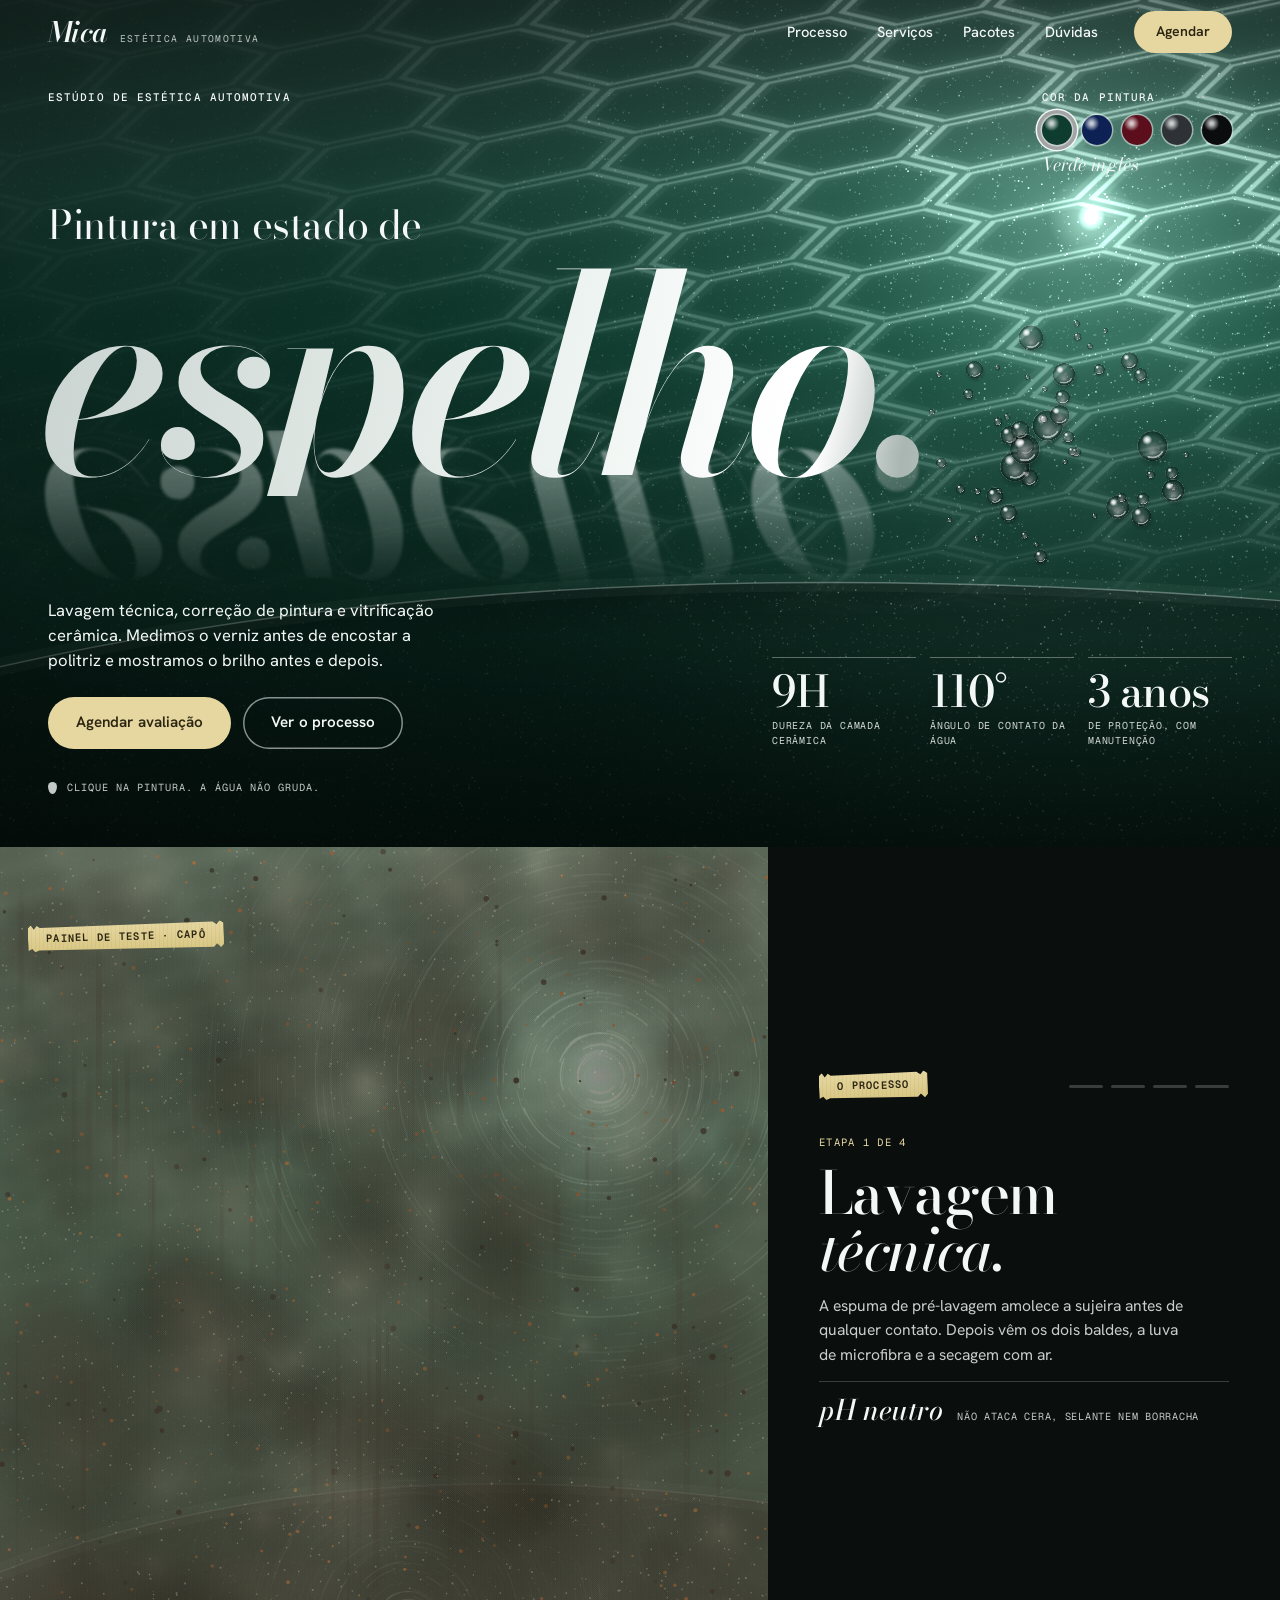
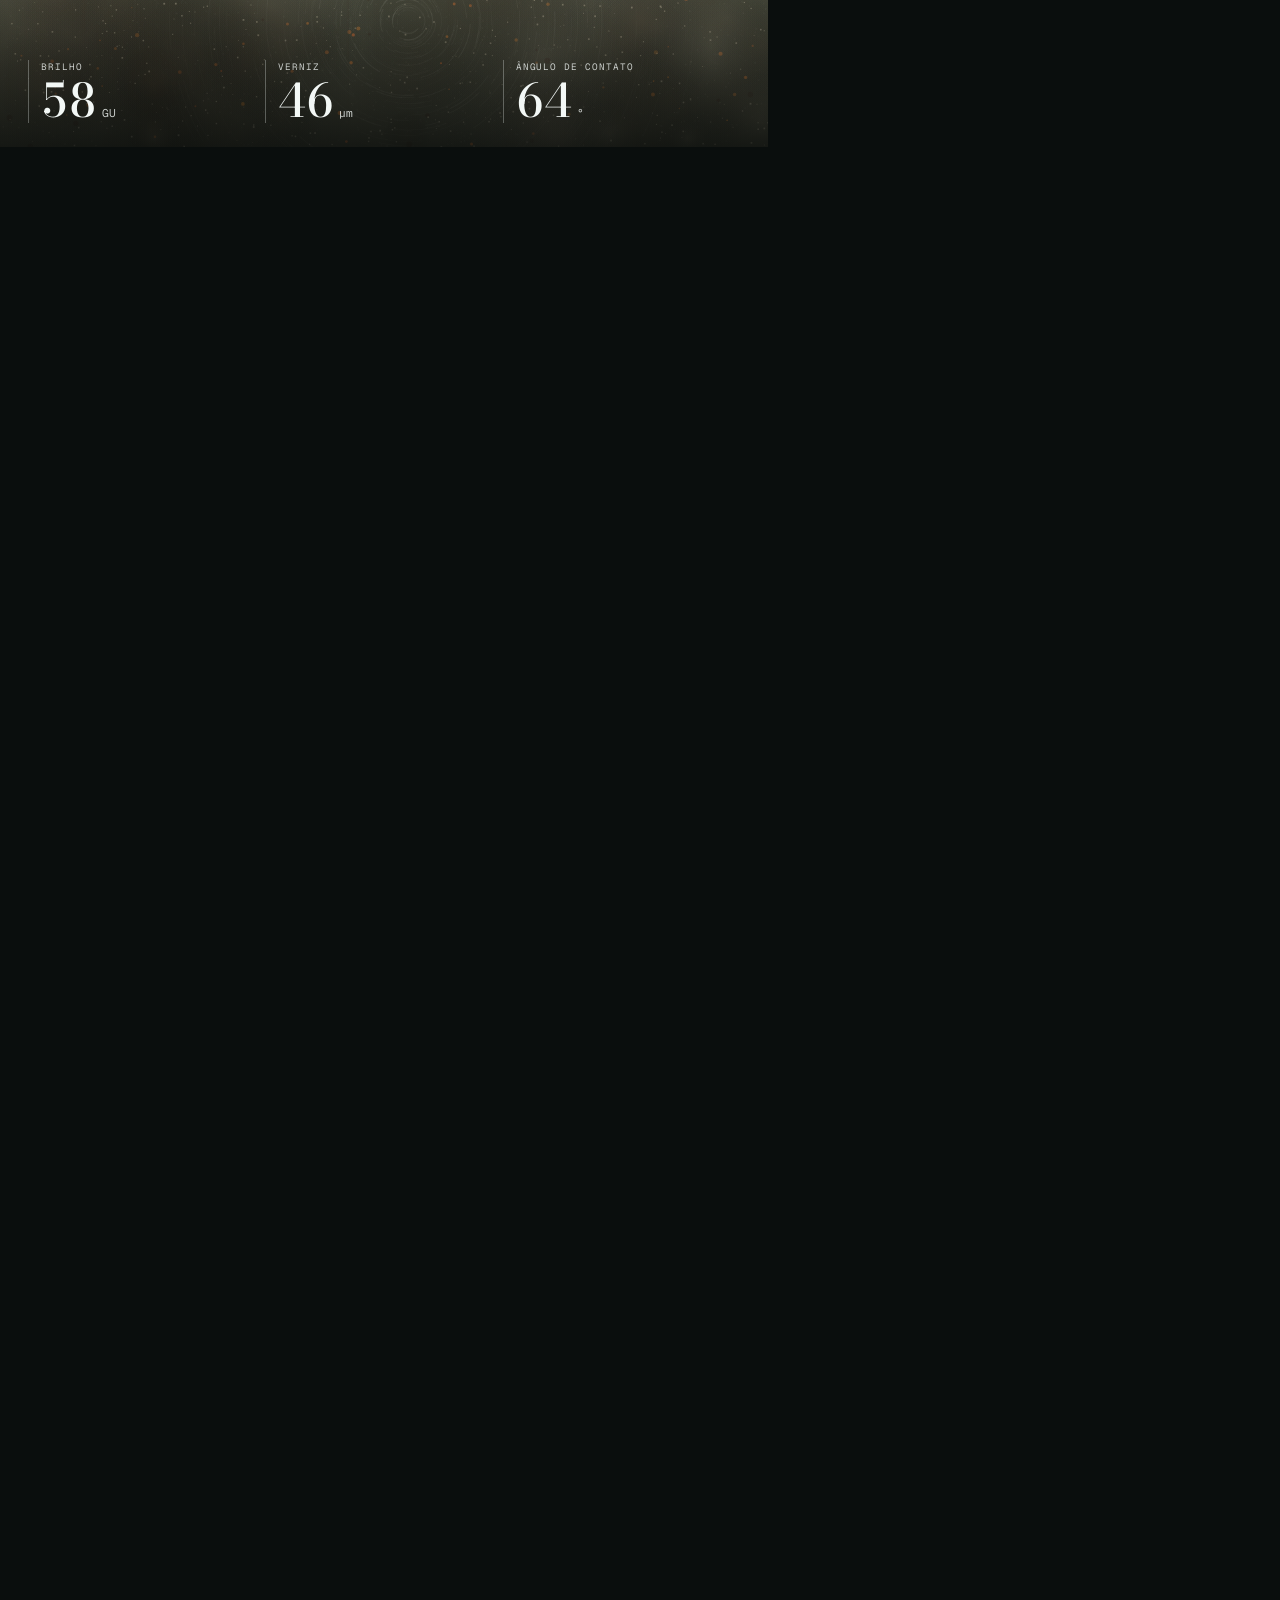
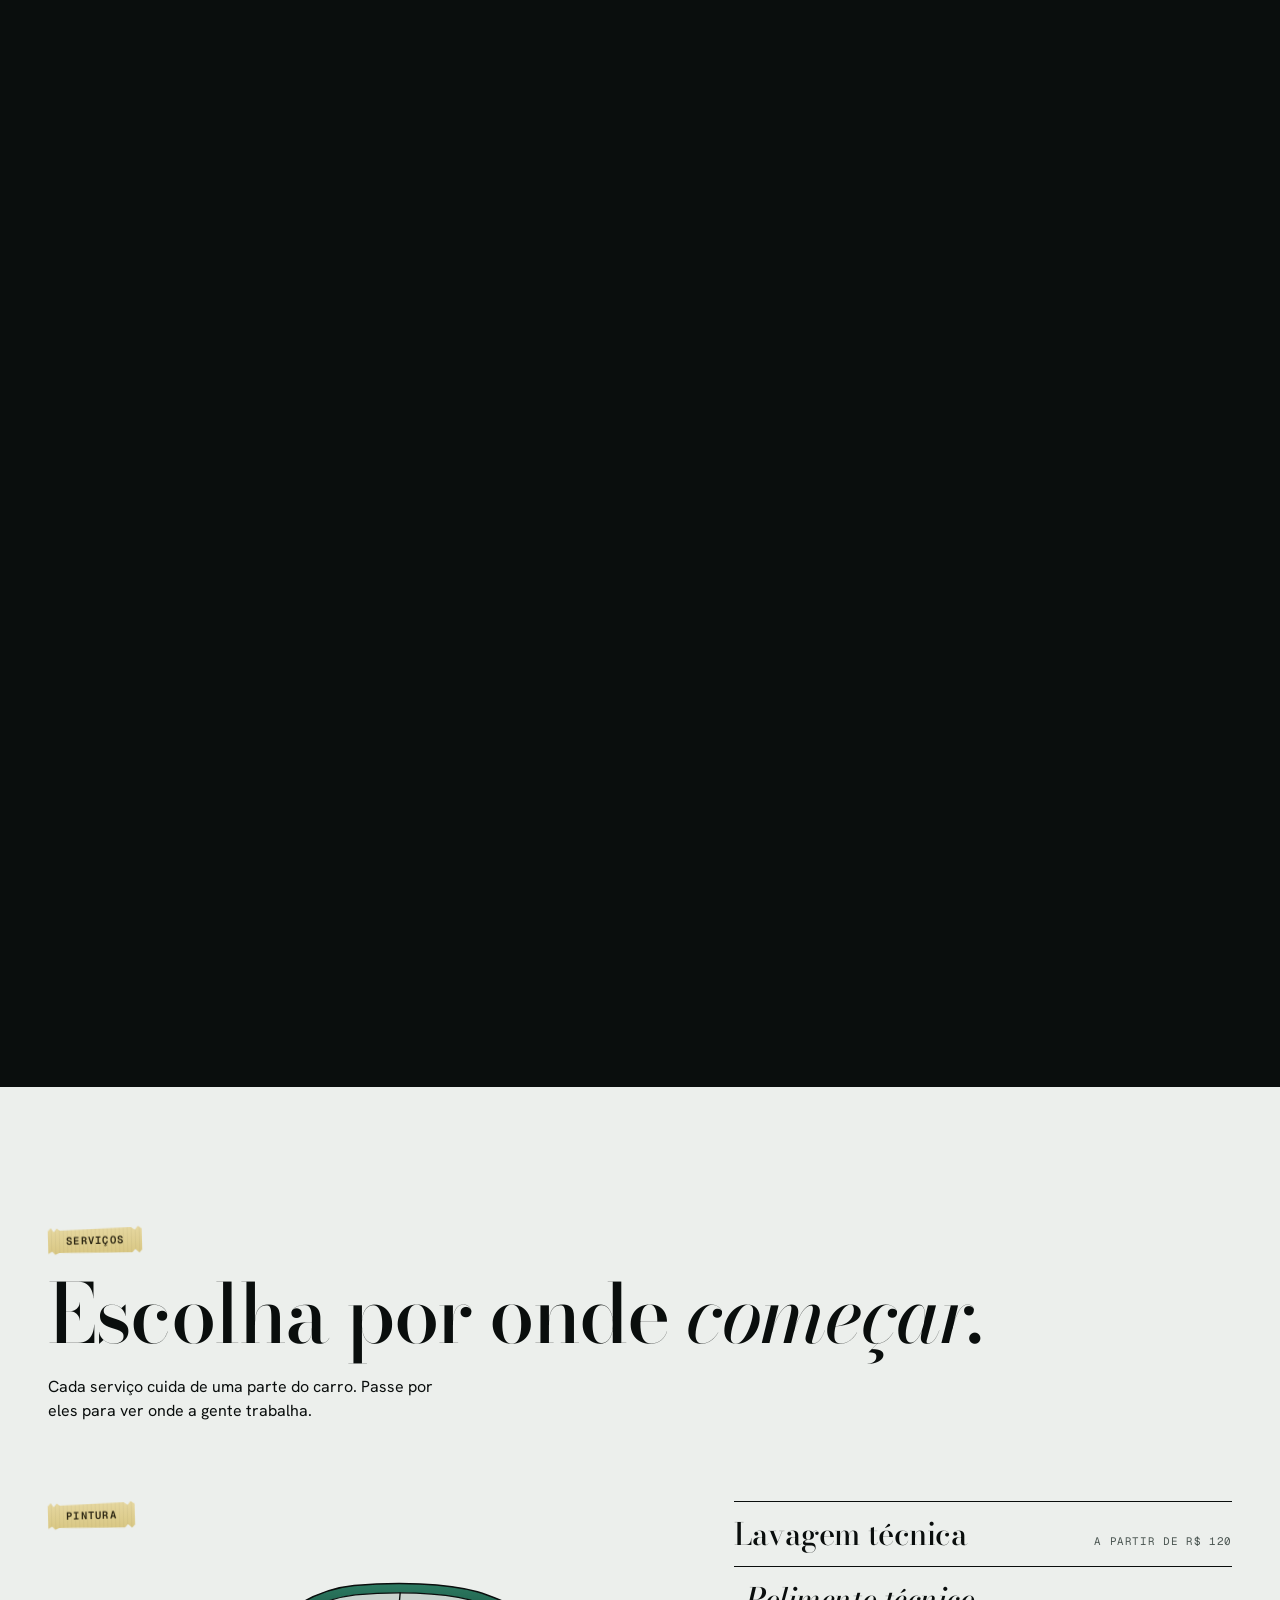
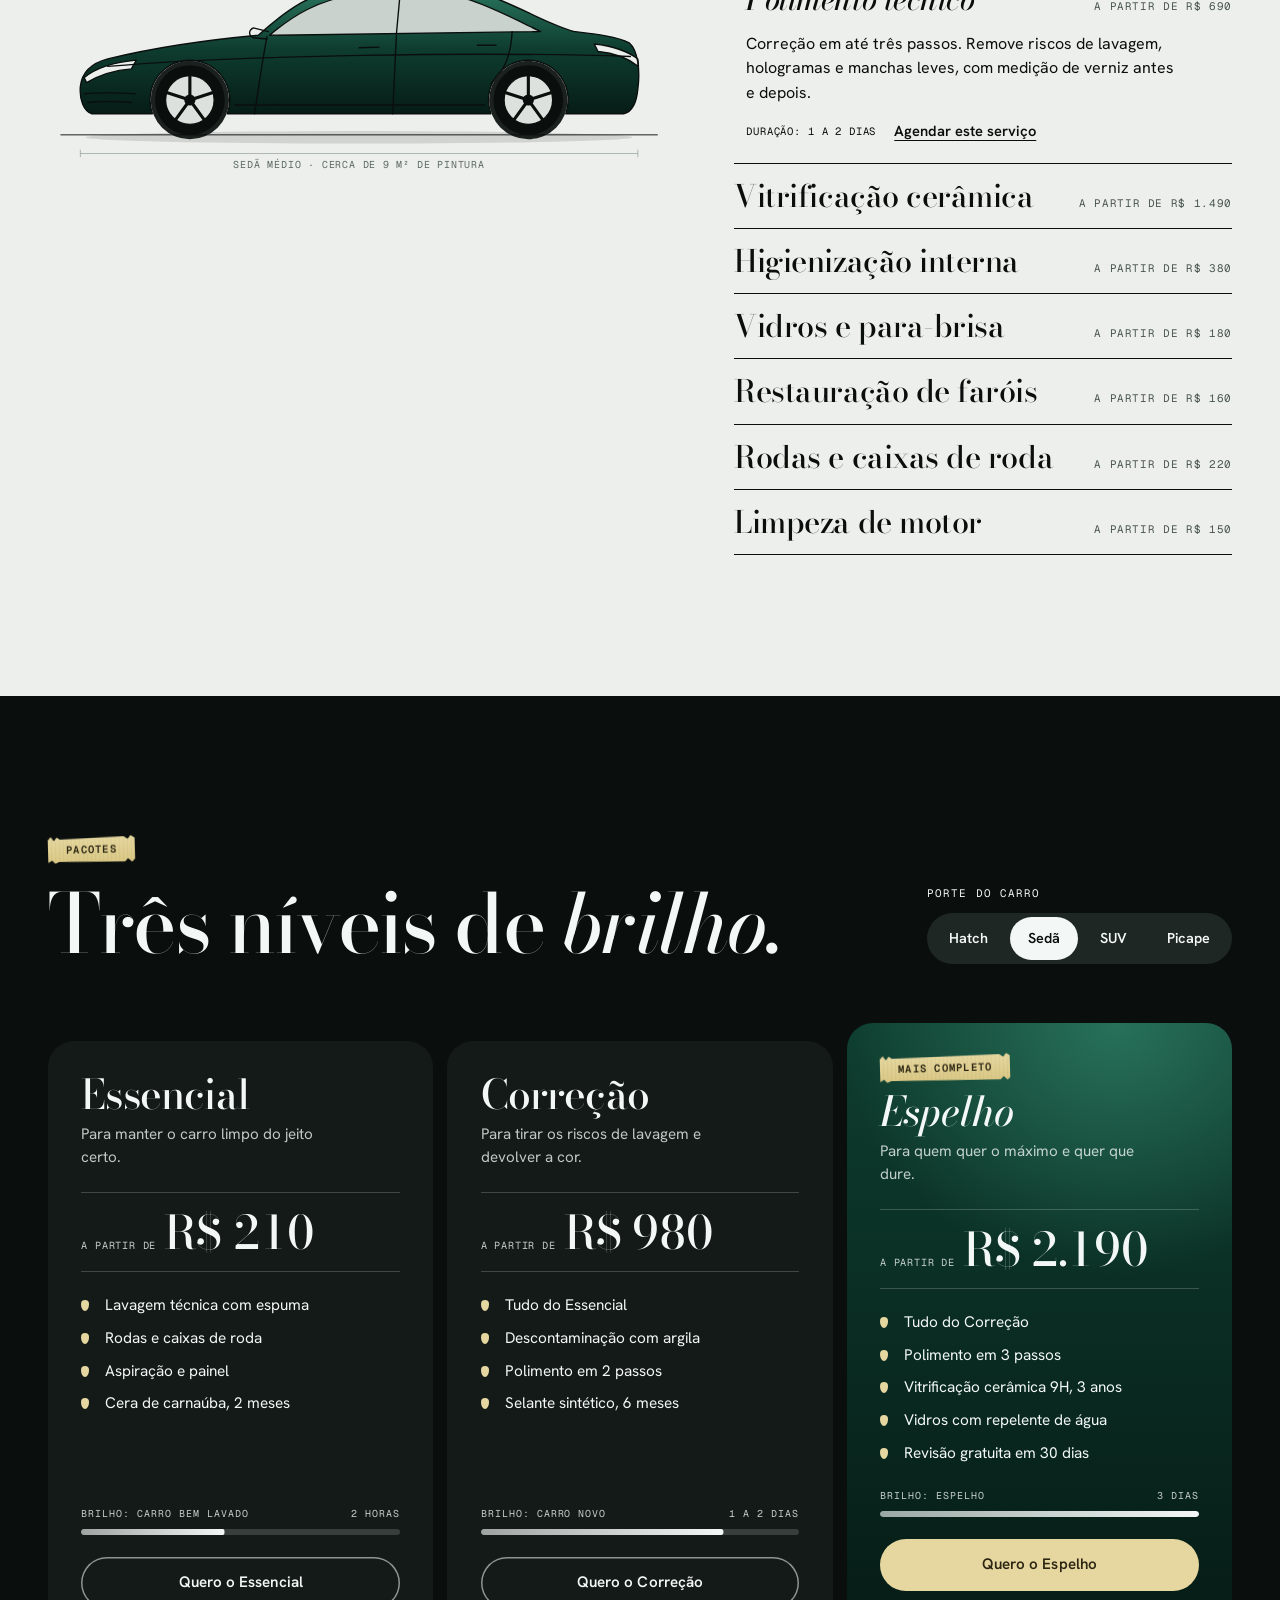
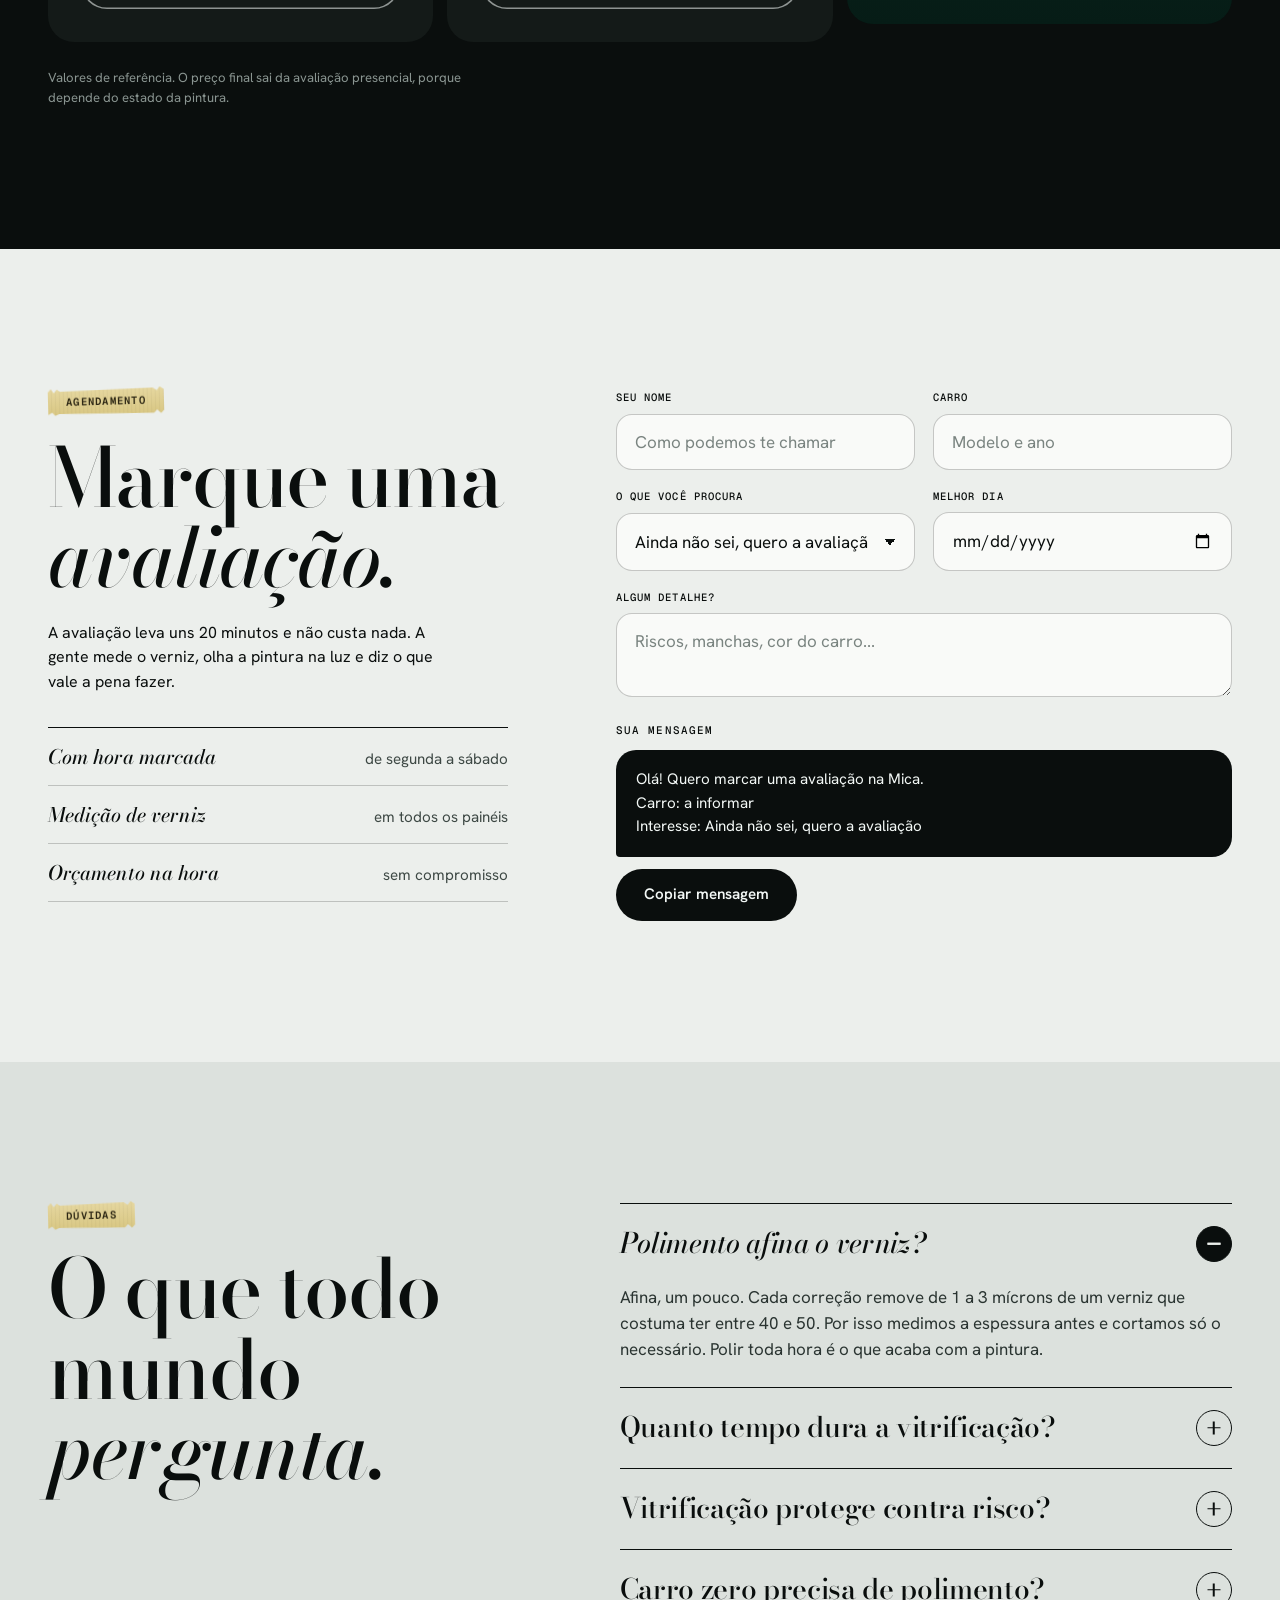
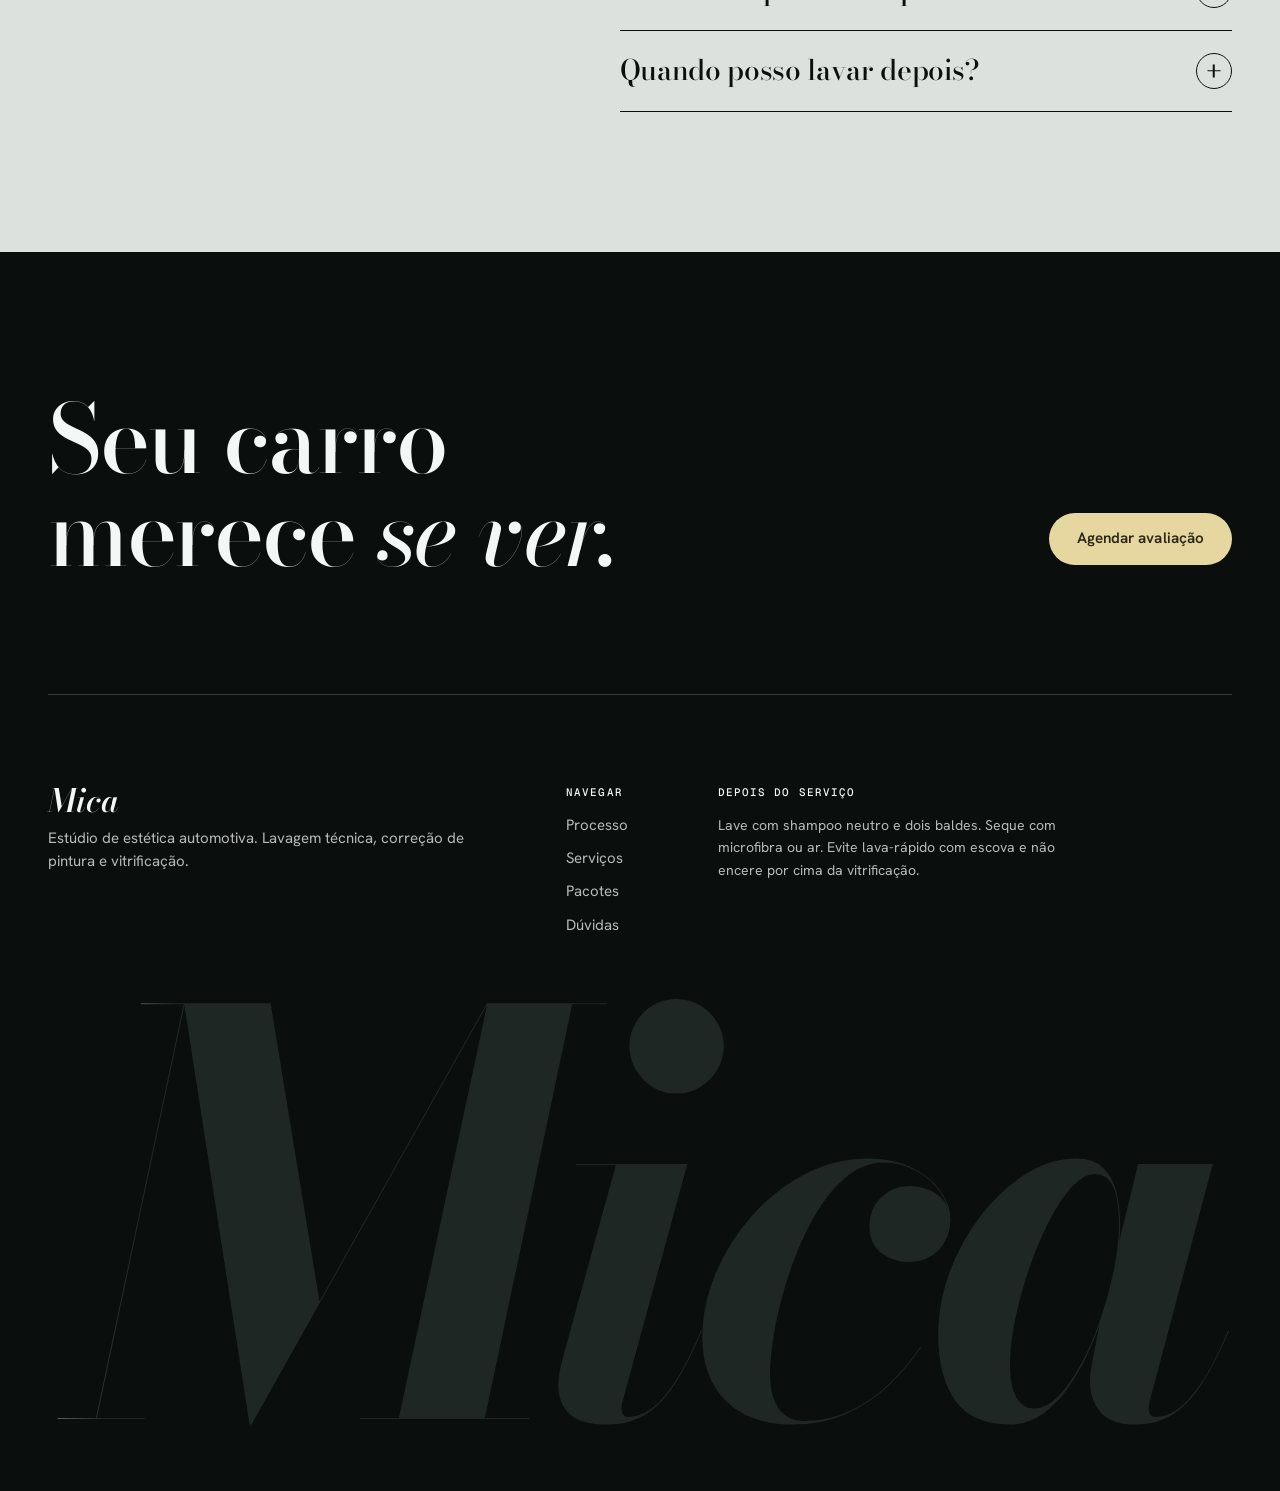
<file: mica-estetica-automotiva/index.html>
<!DOCTYPE html>
<html lang="pt-BR">
<head>
<meta charset="utf-8">
<meta name="viewport" content="width=device-width, initial-scale=1, viewport-fit=cover">
<title>Mica Estética Automotiva</title>
<meta name="description" content="Lavagem técnica, correção de pintura e vitrificação cerâmica 9H. Medimos o verniz antes de polir e mostramos o brilho antes e depois.">
<meta name="theme-color" content="#0A0E0D">
<link rel="icon" href="data:image/svg+xml,%3Csvg xmlns='http://www.w3.org/2000/svg' viewBox='0 0 64 64'%3E%3Ccircle cx='32' cy='32' r='32' fill='%230E3D2F'/%3E%3Cpath d='M32 12c9 12 14 19 14 26a14 14 0 0 1-28 0c0-7 5-14 14-26z' fill='%23F3F8F6'/%3E%3C/svg%3E">
<link rel="preconnect" href="https://fonts.googleapis.com">
<link rel="preconnect" href="https://fonts.gstatic.com" crossorigin>
<link rel="stylesheet" href="https://fonts.googleapis.com/css2?family=Bodoni+Moda:ital,opsz,wght@0,6..96,400..900;1,6..96,400..900&family=Hanken+Grotesk:wght@400..700&family=Geist+Mono:wght@400..600&display=swap">
<link rel="stylesheet" href="css/style.css">
</head>
<body>

<a class="skip" href="#processo">Pular para o conteúdo</a>

<!-- ================= NAV ================= -->
<header class="nav" id="nav">
  <div class="nav__bar">
    <a class="nav__logo" href="#topo" aria-label="Mica, voltar ao início"><b>Mica</b><span>estética automotiva</span></a>
    <nav class="nav__links" aria-label="Seções do site">
      <a href="#processo">Processo</a>
      <a href="#servicos">Serviços</a>
      <a href="#pacotes">Pacotes</a>
      <a href="#duvidas">Dúvidas</a>
    </nav>
    <a class="btn btn--tape nav__cta" href="#agendar"><span>Agendar</span></a>
    <button class="nav__menu" type="button" id="menu-btn" aria-expanded="false" aria-controls="menu-panel">Menu</button>
  </div>
  <div class="nav__panel" id="menu-panel" hidden>
    <a href="#processo">Processo</a>
    <a href="#servicos">Serviços</a>
    <a href="#pacotes">Pacotes</a>
    <a href="#duvidas">Dúvidas</a>
    <a href="#agendar">Agendar</a>
  </div>
</header>

<main id="topo">

<!-- ================= HERO: a pintura viva ================= -->
<section class="hero" id="hero" data-lamp="Clique: água">
  <canvas class="paint" id="paint-hero" aria-hidden="true"></canvas>
  <div class="hero__scrim" aria-hidden="true"></div>

  <div class="wrap hero__in">
    <div class="hero__top">
      <p class="eyebrow">Estúdio de estética automotiva</p>
      <div class="colors">
        <p class="eyebrow" id="colors-label">Cor da pintura</p>
        <div class="colors__row" id="colors" role="radiogroup" aria-labelledby="colors-label">
          <button type="button" role="radio" aria-checked="true"  data-paint="verde"   style="--c:#0E3D2F"><span class="sr">Verde inglês</span></button>
          <button type="button" role="radio" aria-checked="false" data-paint="azul"    style="--c:#0D2154"><span class="sr">Azul meia-noite</span></button>
          <button type="button" role="radio" aria-checked="false" data-paint="vinho"   style="--c:#5C0E1C"><span class="sr">Vinho</span></button>
          <button type="button" role="radio" aria-checked="false" data-paint="grafite" style="--c:#2E3236"><span class="sr">Grafite</span></button>
          <button type="button" role="radio" aria-checked="false" data-paint="preto"   style="--c:#0B0C0D"><span class="sr">Preto piano</span></button>
        </div>
        <p class="colors__name" id="color-name" aria-live="polite">Verde inglês</p>
      </div>
    </div>

    <h1 class="hero__title">
      <span class="hero__pre">Pintura em estado de</span>
      <span class="mirror" id="mirror" data-text="espelho.">espelho.</span>
    </h1>

    <div class="hero__bottom">
      <div class="hero__copy">
        <p class="hero__lead">Lavagem técnica, correção de pintura e vitrificação cerâmica. Medimos o verniz antes de encostar a politriz e mostramos o brilho antes e depois.</p>
        <div class="hero__cta">
          <a class="btn btn--tape" href="#agendar"><span>Agendar avaliação</span></a>
          <a class="btn btn--ghost" href="#processo"><span>Ver o processo</span></a>
        </div>
      </div>
      <dl class="specs">
        <div><dt>9H</dt><dd>dureza da camada cerâmica</dd></div>
        <div><dt>110°</dt><dd>ângulo de contato da água</dd></div>
        <div><dt>3 anos</dt><dd>de proteção, com manutenção</dd></div>
      </dl>
    </div>

    <p class="hero__hint" id="hero-hint"><i aria-hidden="true"></i>Clique na pintura. A água não gruda.</p>
  </div>
</section>

<!-- ================= PROCESSO: 4 etapas sobre o mesmo painel ================= -->
<section class="process" id="processo">
  <div class="process__sticky">
    <div class="process__stage" data-lamp="Luz">
      <canvas class="paint" id="paint-process" role="img" aria-label="Painel de pintura passando por lavagem, descontaminação, polimento e vitrificação"></canvas>
      <span class="tape tape--panel">Painel de teste · capô</span>

      <dl class="hud" aria-hidden="true">
        <div><dt>Brilho</dt><dd><b id="hud-gloss">58</b><i>GU</i></dd></div>
        <div><dt>Verniz</dt><dd><b id="hud-clear">46</b><i>µm</i></dd></div>
        <div><dt>Ângulo de contato</dt><dd><b id="hud-angle">64</b><i>°</i></dd></div>
      </dl>
    </div>

    <div class="process__side">
      <header class="process__head">
        <span class="tape">O processo</span>
        <ol class="process__dots" id="process-dots" aria-hidden="true"><li></li><li></li><li></li><li></li></ol>
      </header>

      <div class="process__steps" id="process-steps">
        <article class="pstep is-active">
          <p class="pstep__n">Etapa 1 de 4</p>
          <h2>Lavagem <em>técnica.</em></h2>
          <p>A espuma de pré-lavagem amolece a sujeira antes de qualquer contato. Depois vêm os dois baldes, a luva de microfibra e a secagem com ar.</p>
          <p class="pstep__fact"><b>pH neutro</b><span>não ataca cera, selante nem borracha</span></p>
        </article>
        <article class="pstep">
          <p class="pstep__n">Etapa 2 de 4</p>
          <h2>Descon­taminação.</h2>
          <p>Barra de argila e removedor ferroso tiram o que a lavagem não tira: piche, fuligem de freio e marca de chuva ácida.</p>
          <p class="pstep__fact"><b>Lisa ao toque</b><span>a mão desliza sem agarrar na pintura</span></p>
        </article>
        <article class="pstep">
          <p class="pstep__n">Etapa 3 de 4</p>
          <h2>Correção de <em>pintura.</em></h2>
          <p>Polimento em até três passos: corte, refino e lustro. Saem os riscos de lavagem, os hologramas e o aspecto opaco.</p>
          <p class="pstep__fact"><b>2 µm</b><span>de verniz removidos, de um total perto de 46</span></p>
        </article>
        <article class="pstep">
          <p class="pstep__n">Etapa 4 de 4</p>
          <h2><em>Vitrificação</em> <span class="nh">9H.</span></h2>
          <p>A camada cerâmica entra painel a painel. O brilho ganha profundidade, a água vira gota e escorre levando a sujeira.</p>
          <p class="pstep__fact"><b>7 dias</b><span>de cura antes da primeira lavagem</span></p>
        </article>
      </div>
    </div>
  </div>
</section>

<!-- ================= SERVIÇOS ================= -->
<section class="services sec" id="servicos">
  <div class="wrap">
    <header class="sec-head">
      <span class="tape" data-reveal="tape">Serviços</span>
      <h2 class="title" data-reveal>Escolha por onde <em>começar.</em></h2>
      <p class="sec-lead" data-reveal>Cada serviço cuida de uma parte do carro. Passe por eles para ver onde a gente trabalha.</p>
    </header>

    <div class="services__grid">
      <figure class="car" id="car" data-zone="pintura">
        <svg viewBox="0 0 1000 400" role="img" aria-labelledby="car-title">
          <title id="car-title">Desenho de um sedã de perfil com a área de cada serviço destacada</title>
          <defs>
            <linearGradient id="car-paint" x1="0" y1="0" x2="0" y2="1">
              <stop offset="0" class="car__stop-hi"/>
              <stop offset=".5" class="car__stop-mid"/>
              <stop offset="1" class="car__stop-lo"/>
            </linearGradient>
            <clipPath id="car-clip"><path d="M70 284C58 280 50 262 52 240C54 222 66 204 96 196C170 178 250 166 338 158C380 120 428 84 492 78C560 72 640 74 690 88C750 106 800 140 846 152C880 156 915 160 934 170C948 182 952 214 948 244C946 266 940 280 926 284L832.1 284A64 64 0 1 0 711.9 284L288.1 284A64 64 0 1 0 167.9 284Z"/></clipPath>
          </defs>

          <ellipse class="car__shadow" cx="500" cy="322" rx="440" ry="10"/>

          <!-- pintura -->
          <path class="car__fill z-pintura" d="M70 284C58 280 50 262 52 240C54 222 66 204 96 196C170 178 250 166 338 158C380 120 428 84 492 78C560 72 640 74 690 88C750 106 800 140 846 152C880 156 915 160 934 170C948 182 952 214 948 244C946 266 940 280 926 284L832.1 284A64 64 0 1 0 711.9 284L288.1 284A64 64 0 1 0 167.9 284Z"/>
          <g clip-path="url(#car-clip)"><rect class="car__glint" x="-260" y="40" width="200" height="280"/></g>

          <!-- motor (capô) -->
          <path class="car__zone z-motor" d="M96 196C170 178 250 166 338 158L330 204C250 200 160 206 76 216Z"/>

          <!-- vidros + interior -->
          <path class="car__glass z-vidros z-interior" d="M356 158C394 126 436 100 494 93C558 87 630 89 678 101C722 116 766 140 792 152Z"/>
          <g class="car__seats z-interior">
            <path d="M470 156C464 132 474 110 492 108C506 108 510 126 506 156Z"/>
            <path d="M640 156C632 134 640 114 658 112C672 112 678 130 676 156Z"/>
            <path d="M400 156C412 142 428 138 442 146"/>
          </g>

          <!-- faróis -->
          <path class="car__lamp z-farois" d="M58 226C78 210 108 201 142 198L134 212C108 214 84 221 62 234Z"/>
          <path class="car__lamp car__lamp--rear" d="M948 196C932 184 906 175 878 172L884 184C906 186 930 193 949 208Z"/>
          <path class="car__beam z-farois" d="M58 228L-40 204L-40 268L60 238Z"/>

          <!-- linhas -->
          <g class="car__lines">
            <path pathLength="1" d="M70 284C58 280 50 262 52 240C54 222 66 204 96 196C170 178 250 166 338 158C380 120 428 84 492 78C560 72 640 74 690 88C750 106 800 140 846 152C880 156 915 160 934 170C948 182 952 214 948 244C946 266 940 280 926 284L832.1 284A64 64 0 1 0 711.9 284L288.1 284A64 64 0 1 0 167.9 284Z"/>
            <path pathLength="1" d="M356 158C394 126 436 100 494 93C558 87 630 89 678 101C722 116 766 140 792 152Z"/>
            <path pathLength="1" d="M566 90L560 155"/>
            <path pathLength="1" d="M352 160C344 200 338 246 332 284"/>
            <path pathLength="1" d="M560 156L554 284"/>
            <path pathLength="1" d="M746 152C744 190 734 214 712 236"/>
            <path pathLength="1" d="M96 208C300 190 700 184 936 192"/>
            <path pathLength="1" d="M300 270L702 270"/>
            <path pathLength="1" d="M500 178L532 177"/>
            <path pathLength="1" d="M690 174L720 174"/>
            <path pathLength="1" d="M354 152L330 146C322 150 322 158 330 162L352 164"/>
            <path pathLength="1" d="M58 226C78 210 108 201 142 198L134 212C108 214 84 221 62 234Z"/>
            <path pathLength="1" d="M948 196C932 184 906 175 878 172L884 184C906 186 930 193 949 208Z"/>
            <path pathLength="1" d="M58 252C80 250 110 250 140 252"/>
            <path pathLength="1" d="M64 266C84 264 110 264 134 266"/>
          </g>

          <!-- rodas -->
          <circle class="car__well" cx="228" cy="262" r="63"/>
          <circle class="car__well" cx="772" cy="262" r="63"/>
          <g class="car__wheel z-rodas" style="--cx:228px;--cy:262px">
            <circle class="car__tyre" cx="228" cy="262" r="56"/>
            <circle class="car__rim" cx="228" cy="262" r="39"/>
            <g class="car__spokes"><path d="M228 262L228 224M228 262L264.1 250.3M228 262L250.3 292.7M228 262L205.7 292.7M228 262L191.9 250.3"/><circle cx="228" cy="262" r="9"/></g>
          </g>
          <g class="car__wheel z-rodas" style="--cx:772px;--cy:262px">
            <circle class="car__tyre" cx="772" cy="262" r="56"/>
            <circle class="car__rim" cx="772" cy="262" r="39"/>
            <g class="car__spokes"><path d="M772 262L772 224M772 262L808.1 250.3M772 262L794.3 292.7M772 262L749.7 292.7M772 262L735.9 250.3"/><circle cx="772" cy="262" r="9"/></g>
          </g>

          <line class="car__ground" x1="20" y1="318" x2="980" y2="318"/>
          <!-- escala: detalhe do ofício -->
          <g class="car__scale" aria-hidden="true">
            <path d="M52 348L948 348M52 342L52 354M948 342L948 354"/>
            <text x="500" y="372" text-anchor="middle">sedã médio · cerca de 9 m² de pintura</text>
          </g>
        </svg>
        <figcaption class="car__cap"><span class="tape" id="car-zone">Pintura</span></figcaption>
      </figure>

      <div class="svc" id="svc" role="list"></div>
    </div>
  </div>
</section>

<!-- ================= PACOTES ================= -->
<section class="packs sec" id="pacotes">
  <div class="wrap">
    <header class="sec-head sec-head--row">
      <div>
        <span class="tape" data-reveal="tape">Pacotes</span>
        <h2 class="title" data-reveal>Três níveis de <em>brilho.</em></h2>
      </div>
      <fieldset class="sizes" data-reveal>
        <legend>Porte do carro</legend>
        <div class="seg" id="sizes">
          <input type="radio" name="porte" id="porte-hatch" value="hatch"><label for="porte-hatch">Hatch</label>
          <input type="radio" name="porte" id="porte-seda" value="seda" checked><label for="porte-seda">Sedã</label>
          <input type="radio" name="porte" id="porte-suv" value="suv"><label for="porte-suv">SUV</label>
          <input type="radio" name="porte" id="porte-picape" value="picape"><label for="porte-picape">Picape</label>
        </div>
      </fieldset>
    </header>
    <div class="packs__grid" id="packs"></div>
    <p class="note packs__note">Valores de referência. O preço final sai da avaliação presencial, porque depende do estado da pintura.</p>
  </div>
</section>

<!-- ================= AGENDAR ================= -->
<section class="book sec" id="agendar">
  <div class="wrap book__grid">
    <div class="book__intro">
      <span class="tape" data-reveal="tape">Agendamento</span>
      <h2 class="title" data-reveal>Marque uma <em>avaliação.</em></h2>
      <p class="sec-lead" data-reveal>A avaliação leva uns 20 minutos e não custa nada. A gente mede o verniz, olha a pintura na luz e diz o que vale a pena fazer.</p>
      <ul class="book__facts" data-reveal>
        <li><b>Com hora marcada</b>de segunda a sábado</li>
        <li><b>Medição de verniz</b>em todos os painéis</li>
        <li><b>Orçamento na hora</b>sem compromisso</li>
      </ul>
    </div>

    <form class="form" id="book" novalidate data-reveal>
      <div class="field">
        <label for="f-nome">Seu nome</label>
        <input type="text" id="f-nome" name="nome" autocomplete="name" placeholder="Como podemos te chamar">
      </div>
      <div class="field">
        <label for="f-carro">Carro</label>
        <input type="text" id="f-carro" name="carro" placeholder="Modelo e ano">
      </div>
      <div class="field">
        <label for="f-servico">O que você procura</label>
        <select id="f-servico" name="servico"></select>
      </div>
      <div class="field">
        <label for="f-data">Melhor dia</label>
        <input type="date" id="f-data" name="data">
      </div>
      <div class="field field--full">
        <label for="f-obs">Algum detalhe?</label>
        <textarea id="f-obs" name="obs" rows="2" placeholder="Riscos, manchas, cor do carro..."></textarea>
      </div>

      <div class="msg field--full">
        <p class="eyebrow">Sua mensagem</p>
        <p class="msg__bubble" id="msg" tabindex="0"></p>
        <div class="msg__actions">
          <a class="btn btn--ink" id="msg-send" href="#agendar" target="_blank" rel="noopener" hidden><span>Abrir no WhatsApp</span></a>
          <button class="btn btn--ink" type="button" id="msg-copy"><span>Copiar mensagem</span></button>
          <p class="msg__status" id="msg-status" role="status" aria-live="polite"></p>
        </div>
      </div>
    </form>
  </div>
</section>

<!-- ================= DÚVIDAS ================= -->
<section class="faq sec" id="duvidas">
  <div class="wrap faq__grid">
    <header class="sec-head">
      <span class="tape" data-reveal="tape">Dúvidas</span>
      <h2 class="title" data-reveal>O que todo mundo <em>pergunta.</em></h2>
    </header>
    <div class="faq__list" id="faq">
      <div class="faq__item is-open">
        <h3><button type="button" aria-expanded="true" aria-controls="faq-1" id="faq-b1">Polimento afina o verniz?<i aria-hidden="true"></i></button></h3>
        <div class="faq__a" id="faq-1" role="region" aria-labelledby="faq-b1"><div><p>Afina, um pouco. Cada correção remove de 1 a 3 mícrons de um verniz que costuma ter entre 40 e 50. Por isso medimos a espessura antes e cortamos só o necessário. Polir toda hora é o que acaba com a pintura.</p></div></div>
      </div>
      <div class="faq__item">
        <h3><button type="button" aria-expanded="false" aria-controls="faq-2" id="faq-b2">Quanto tempo dura a vitrificação?<i aria-hidden="true"></i></button></h3>
        <div class="faq__a" id="faq-2" role="region" aria-labelledby="faq-b2"><div><p>De 1 a 3 anos, conforme o produto e o cuidado. Lavar com shampoo neutro e fugir de lava-rápido com escova faz mais diferença do que a marca do coating.</p></div></div>
      </div>
      <div class="faq__item">
        <h3><button type="button" aria-expanded="false" aria-controls="faq-3" id="faq-b3">Vitrificação protege contra risco?<i aria-hidden="true"></i></button></h3>
        <div class="faq__a" id="faq-3" role="region" aria-labelledby="faq-b3"><div><p>Segura os riscos leves de lavagem, mas não é blindagem. Pedrada e risco de chave atravessam qualquer coating. Para isso existe a película de proteção de pintura, o PPF.</p></div></div>
      </div>
      <div class="faq__item">
        <h3><button type="button" aria-expanded="false" aria-controls="faq-4" id="faq-b4">Carro zero precisa de polimento?<i aria-hidden="true"></i></button></h3>
        <div class="faq__a" id="faq-4" role="region" aria-labelledby="faq-b4"><div><p>Quase sempre pede um refino leve. Carro novo costuma sair da concessionária com marcas da lavagem de entrega. Vitrificar por cima delas é selar o defeito.</p></div></div>
      </div>
      <div class="faq__item">
        <h3><button type="button" aria-expanded="false" aria-controls="faq-5" id="faq-b5">Quando posso lavar depois?<i aria-hidden="true"></i></button></h3>
        <div class="faq__a" id="faq-5" role="region" aria-labelledby="faq-b5"><div><p>Depois de 7 dias, que é o tempo de cura. Se pegar chuva antes, tudo bem: seque com microfibra limpa, sem esfregar.</p></div></div>
      </div>
    </div>
  </div>
</section>

</main>

<!-- ================= RODAPÉ ================= -->
<footer class="foot" id="rodape">
  <div class="wrap foot__top">
    <p class="foot__call">Seu carro merece <em>se ver.</em></p>
    <a class="btn btn--tape" href="#agendar"><span>Agendar avaliação</span></a>
  </div>
  <div class="wrap foot__cols">
    <div>
      <p class="foot__logo">Mica</p>
      <p>Estúdio de estética automotiva. Lavagem técnica, correção de pintura e vitrificação.</p>
    </div>
    <nav aria-label="Rodapé">
      <p class="eyebrow">Navegar</p>
      <a href="#processo">Processo</a>
      <a href="#servicos">Serviços</a>
      <a href="#pacotes">Pacotes</a>
      <a href="#duvidas">Dúvidas</a>
    </nav>
    <div>
      <p class="eyebrow">Depois do serviço</p>
      <p class="foot__care">Lave com shampoo neutro e dois baldes. Seque com microfibra ou ar. Evite lava-rápido com escova e não encere por cima da vitrificação.</p>
    </div>
  </div>
  <p class="foot__word" aria-hidden="true"><span id="foot-word">Mica</span></p>
</footer>

<div class="lamp" id="lamp" aria-hidden="true"><i></i><span></span></div>

<script src="js/app.js" defer></script>
</body>
</html>
</file>
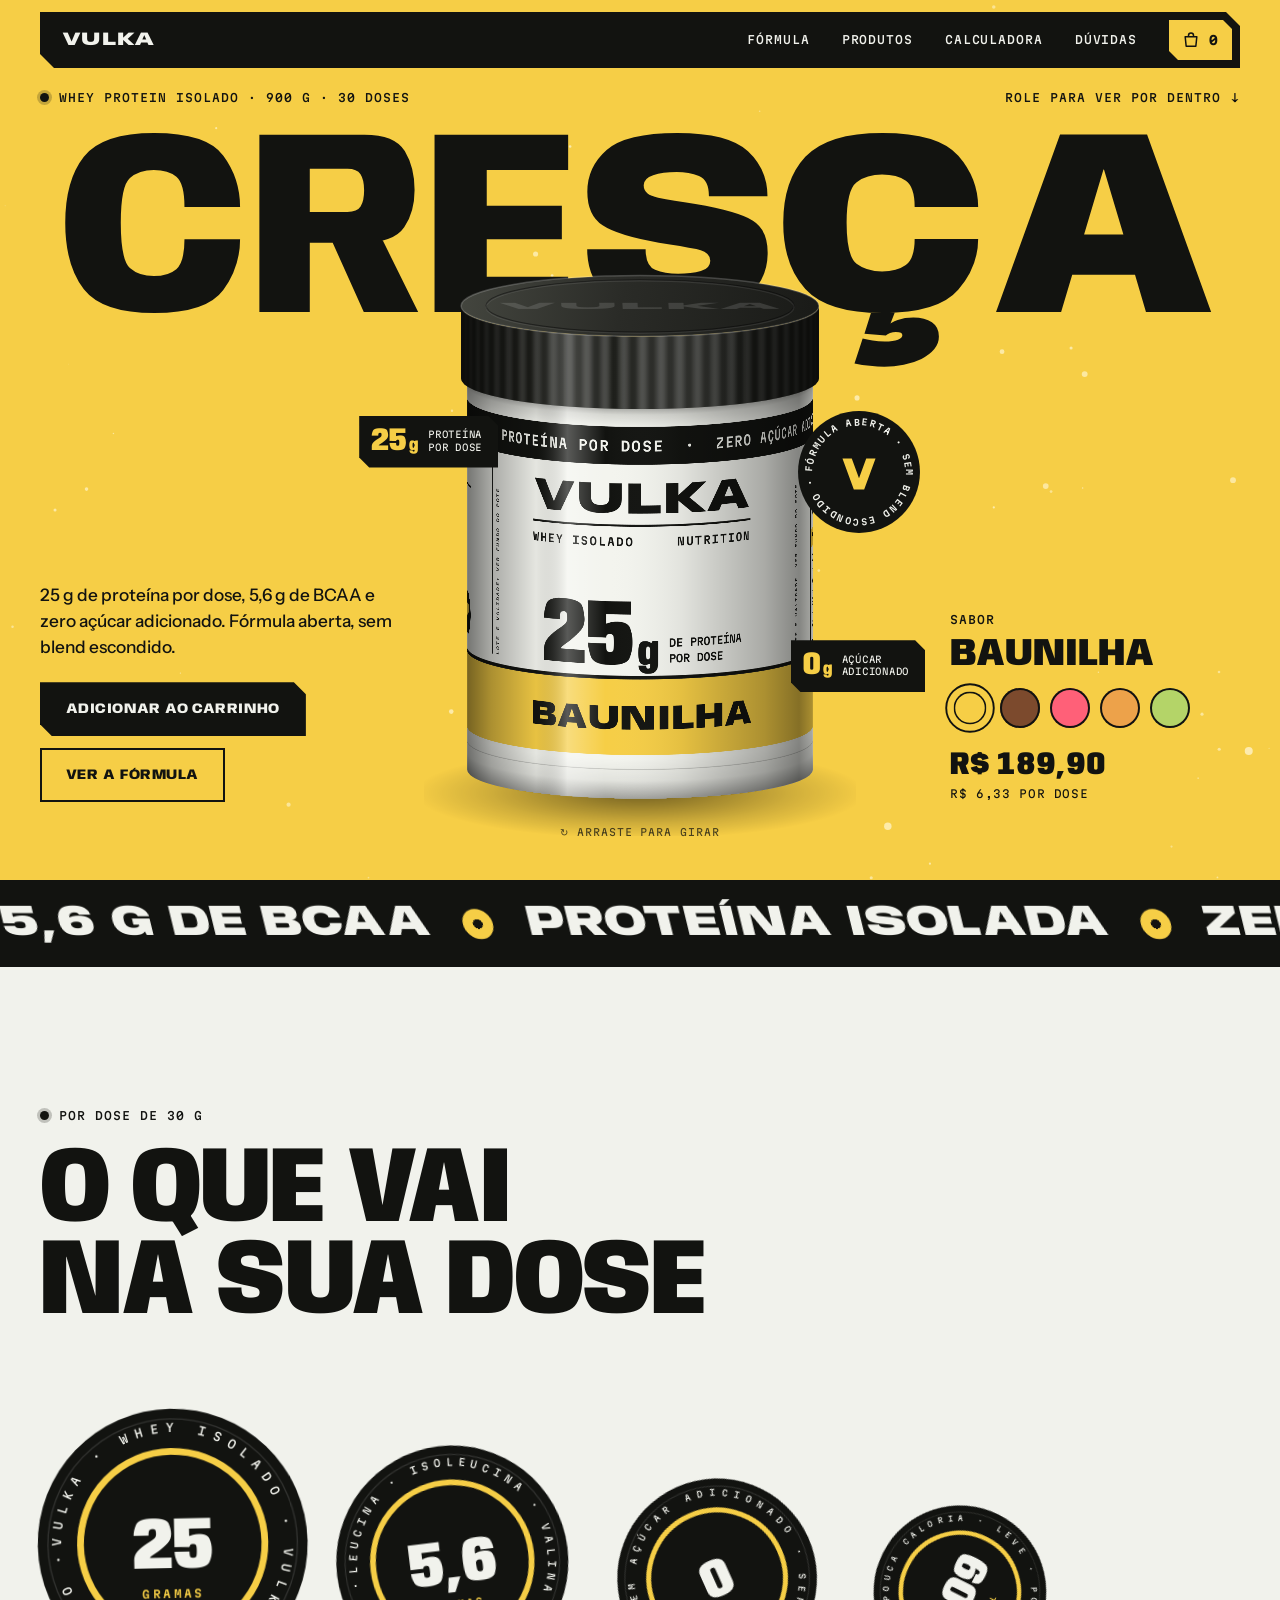
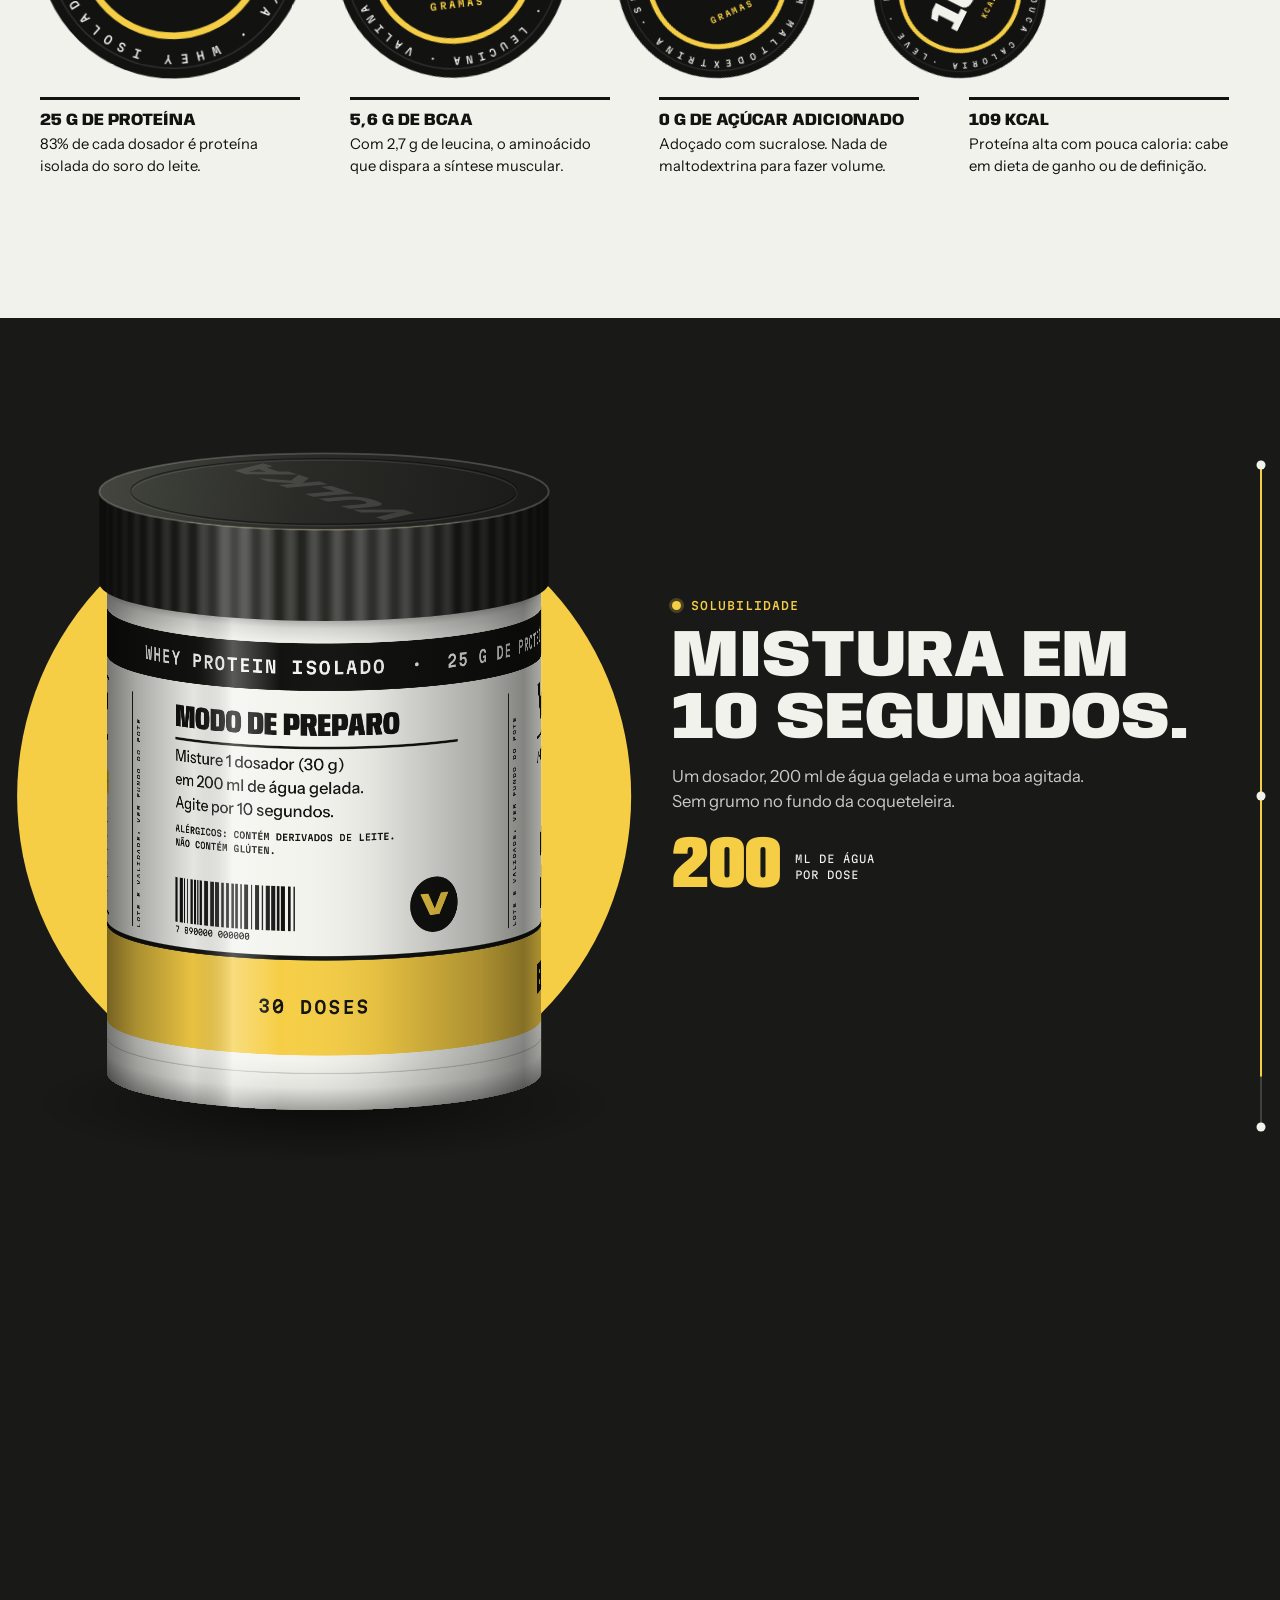
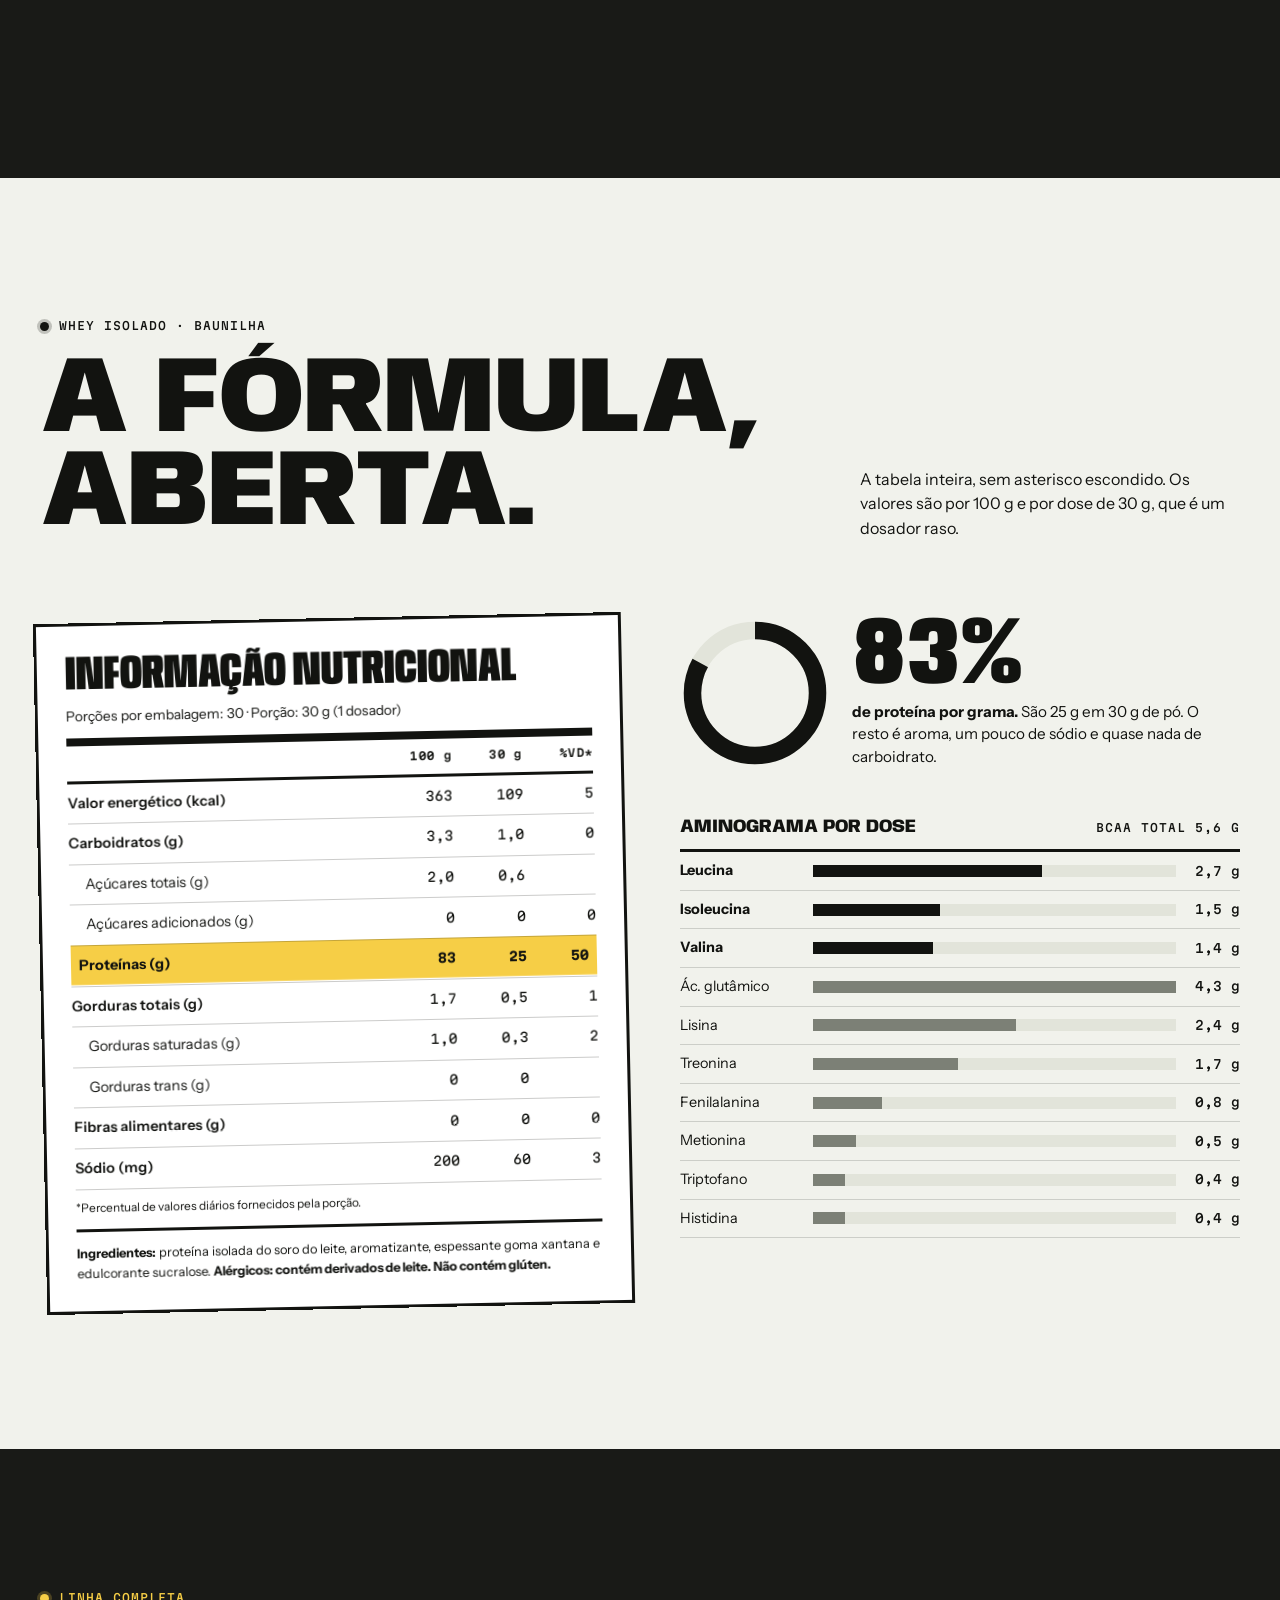
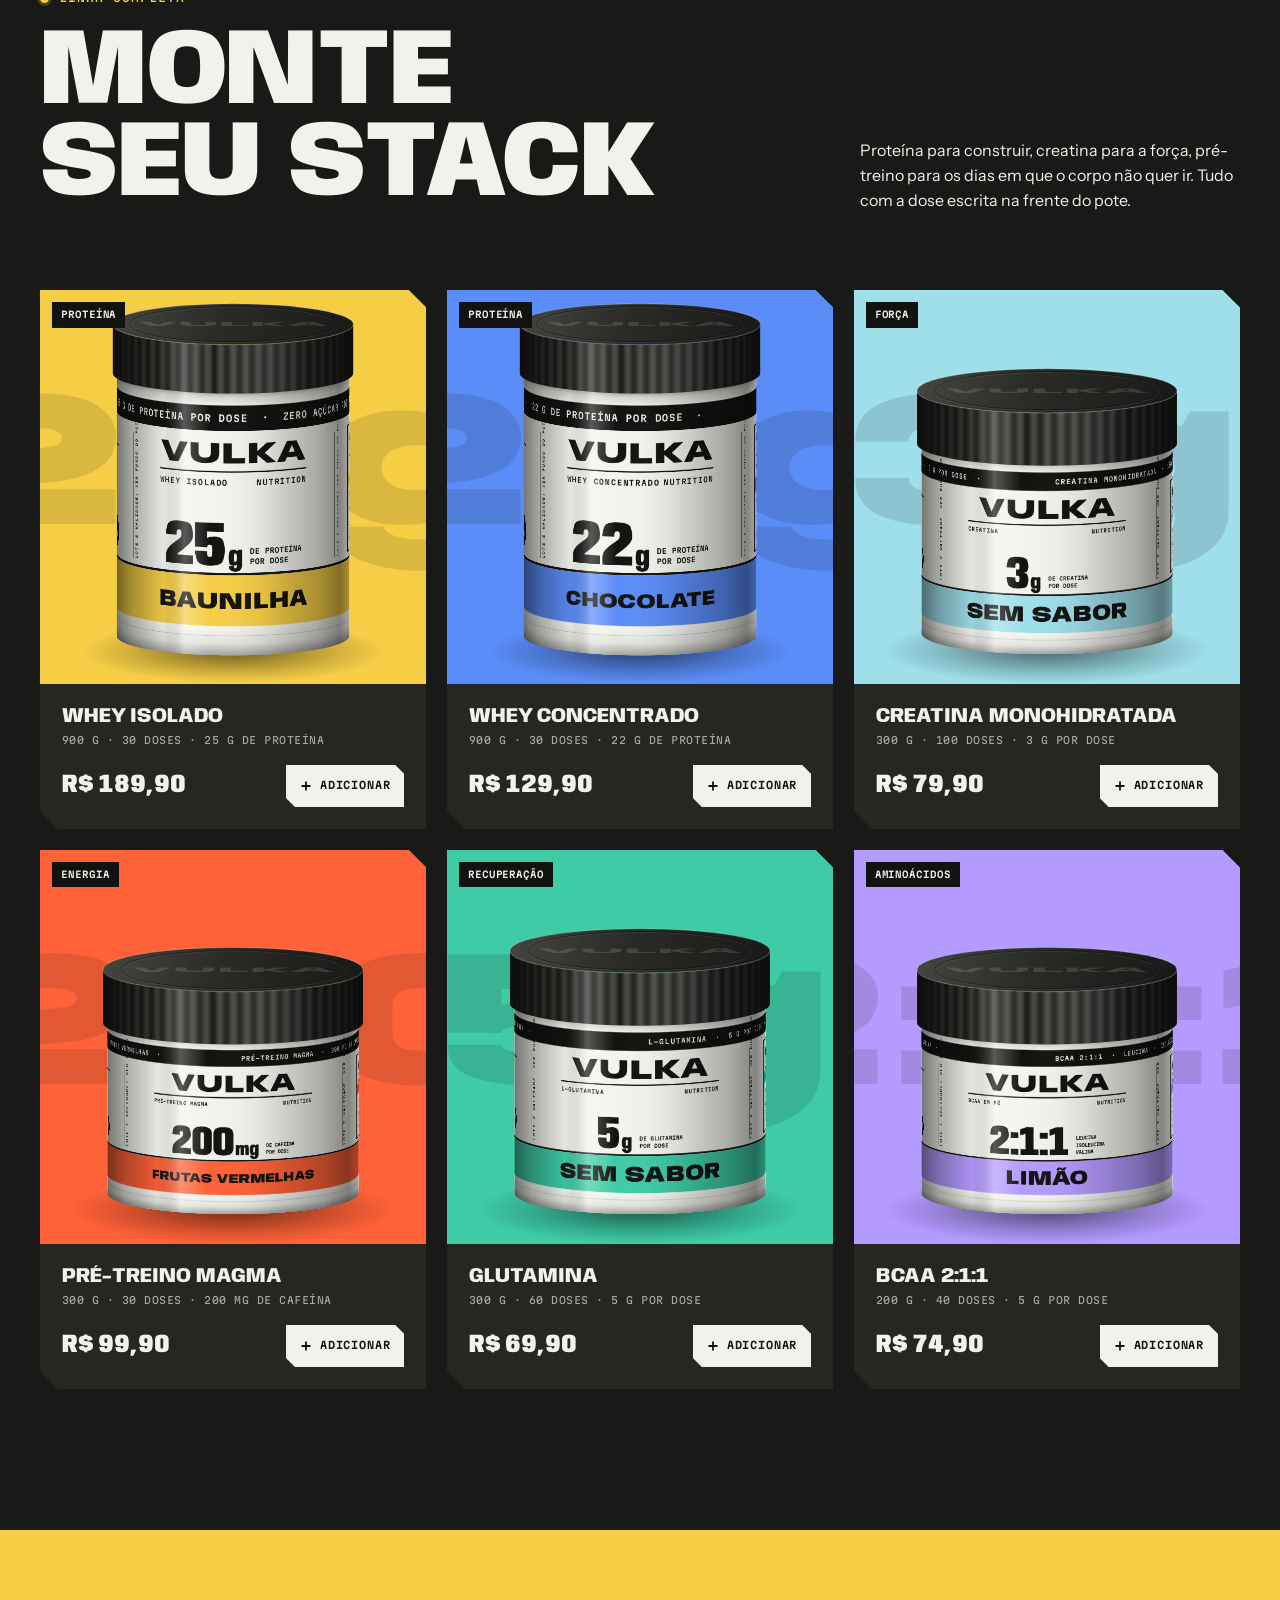
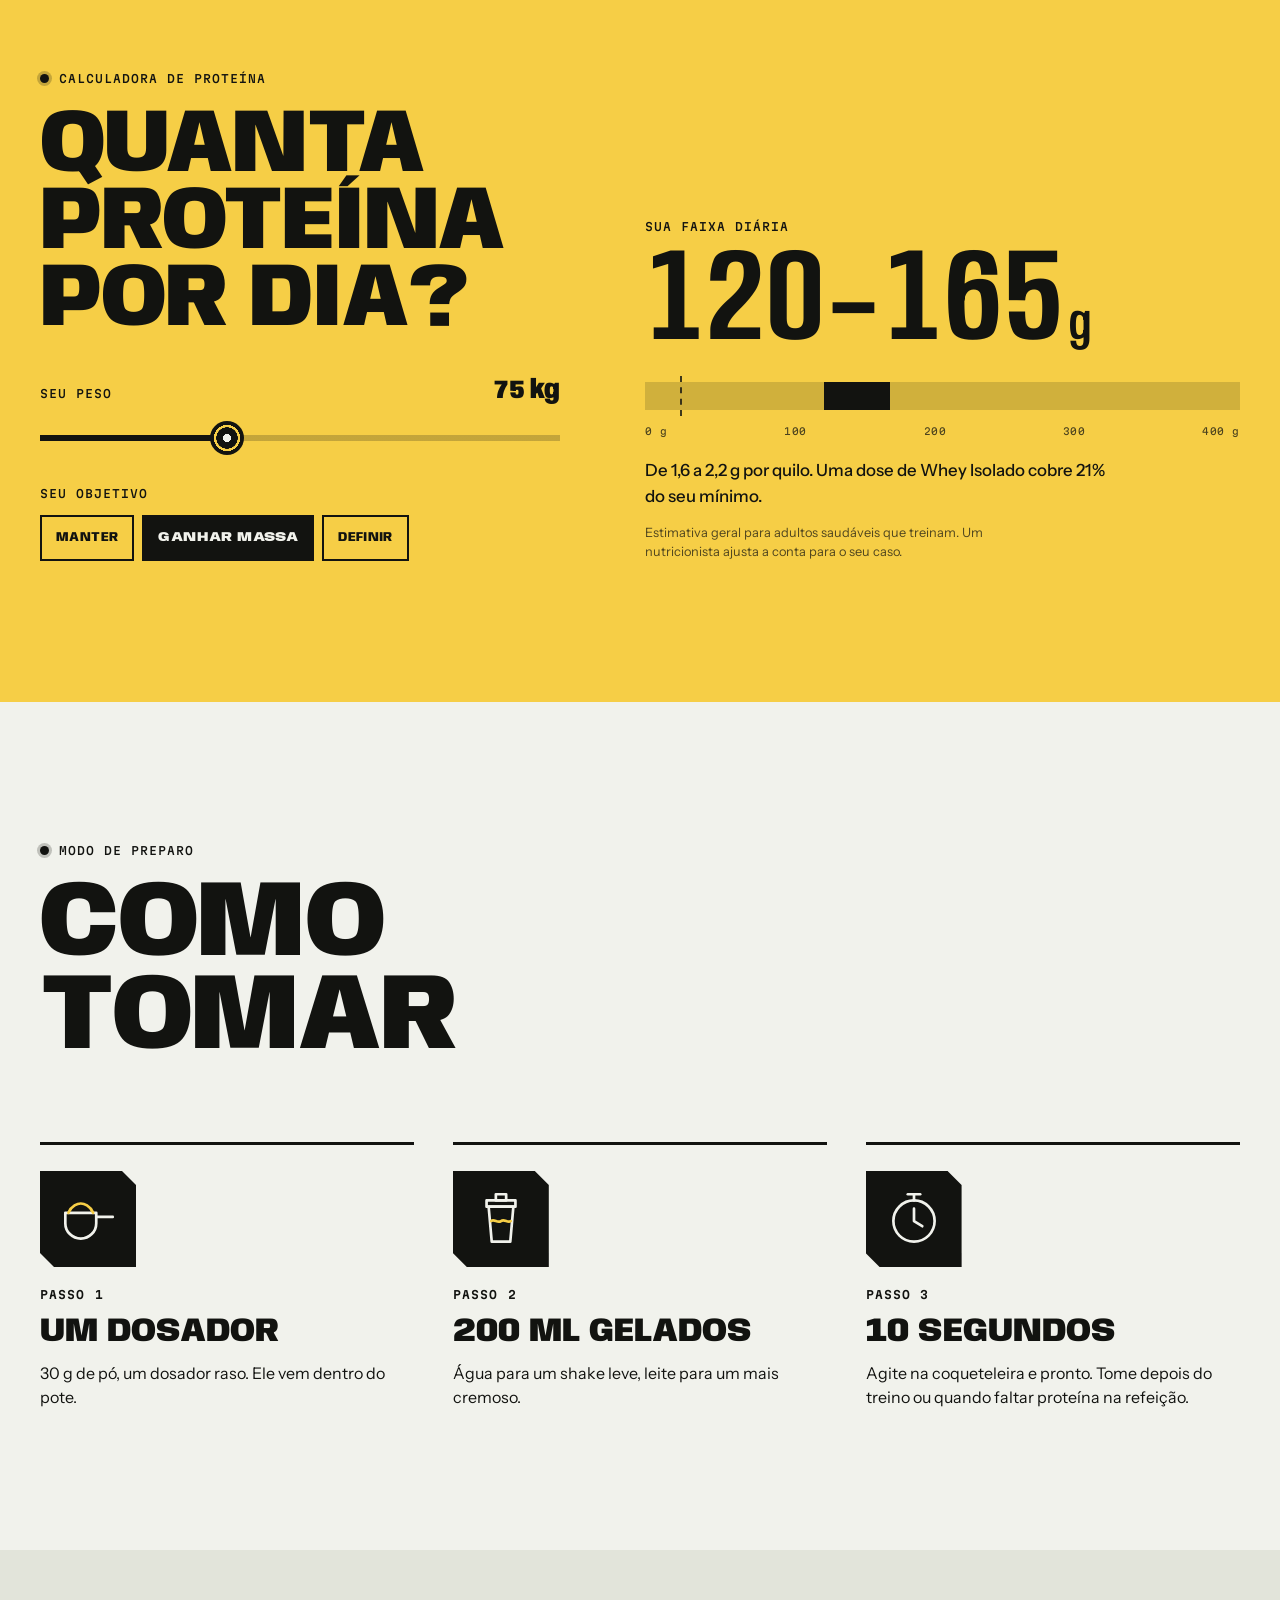
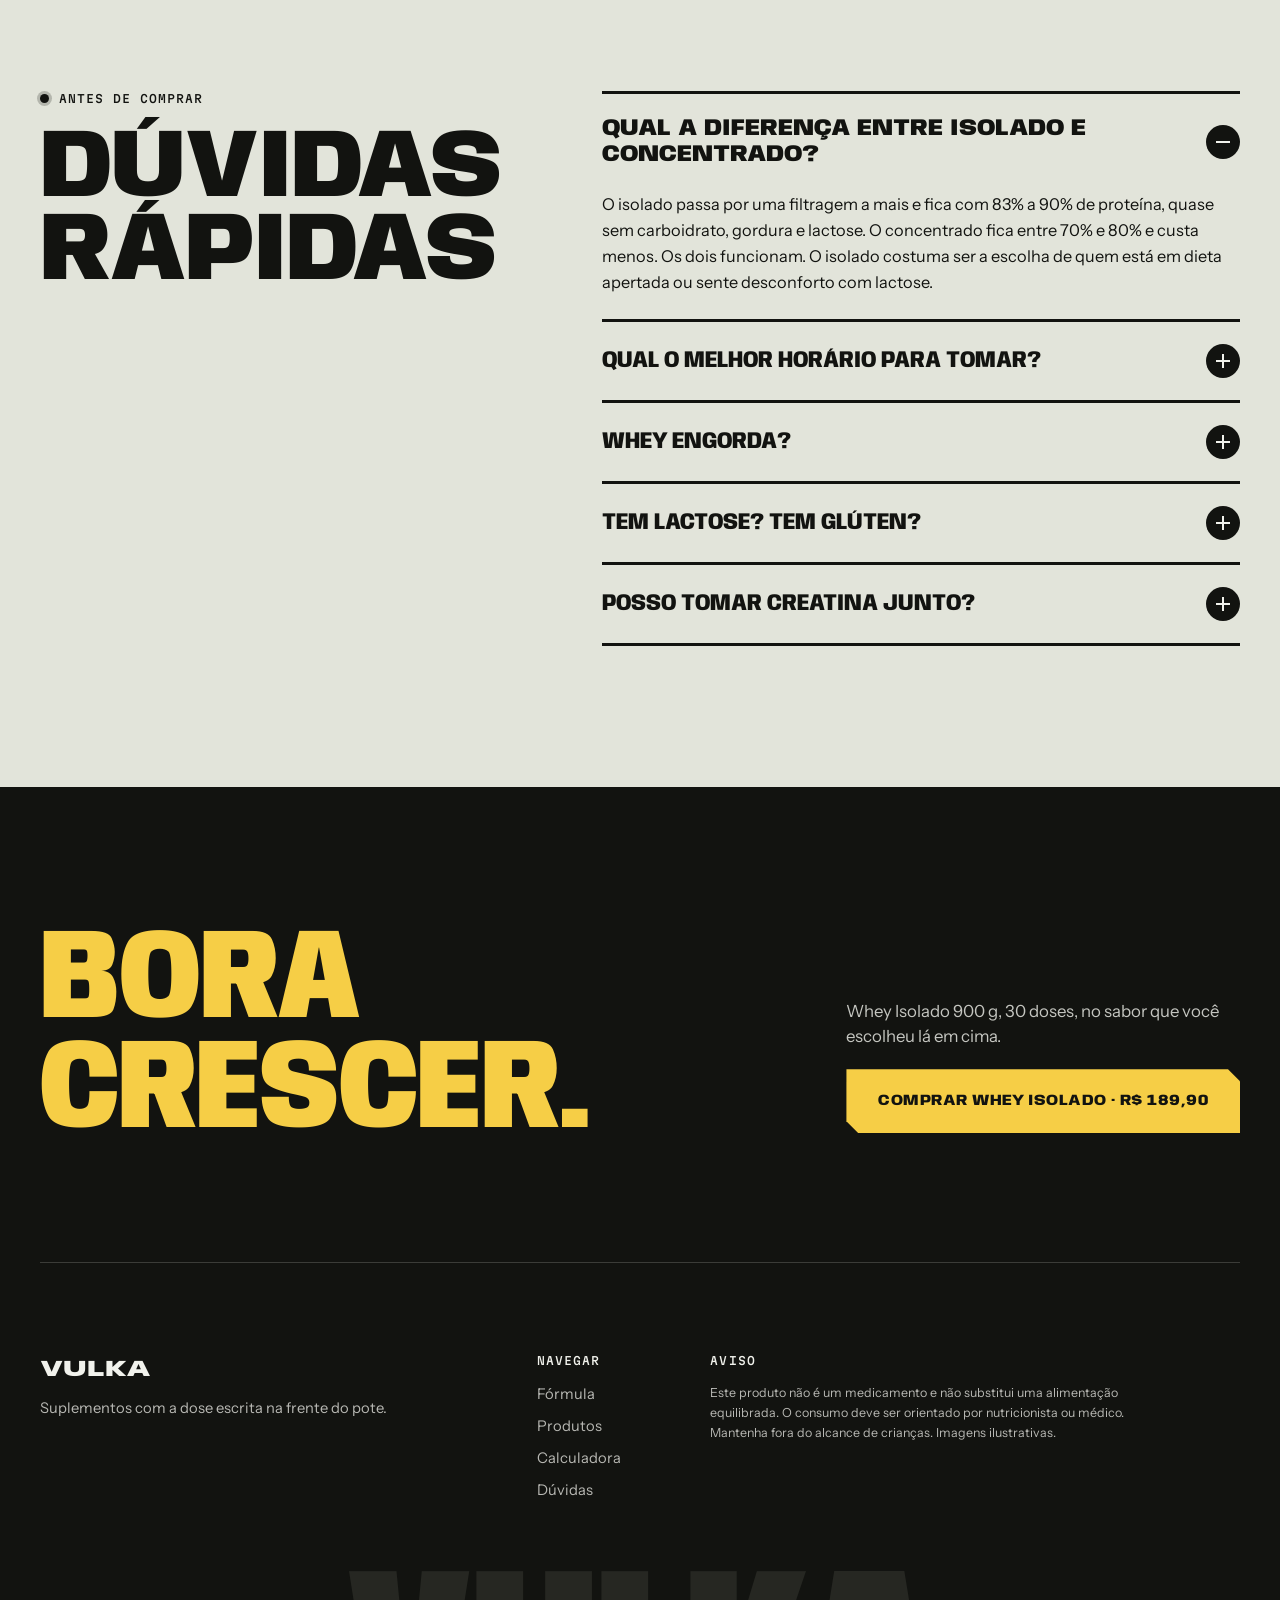
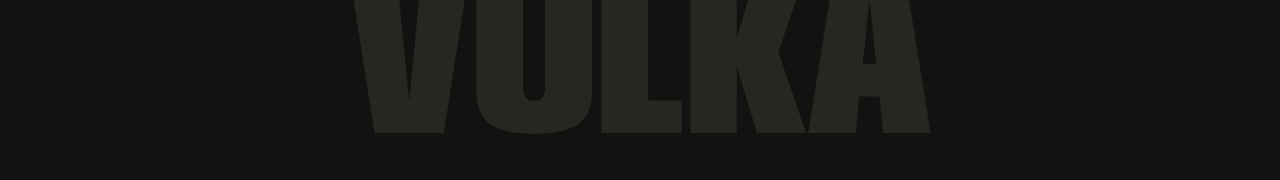
<file: vulka-suplementos/index.html>
<!DOCTYPE html>
<html lang="pt-BR">
<head>
<meta charset="utf-8">
<meta name="viewport" content="width=device-width, initial-scale=1, viewport-fit=cover">
<title>VULKA Suplementos</title>
<meta name="description" content="Whey Protein Isolado com 25 g de proteína por dose, creatina, pré-treino e mais. Fórmula aberta, sem blend escondido.">
<meta name="theme-color" content="#121310">
<link rel="icon" href="data:image/svg+xml,%3Csvg xmlns='http://www.w3.org/2000/svg' viewBox='0 0 64 64'%3E%3Cpath fill='%23121310' d='M0 0h52l12 12v52H12L0 52z'/%3E%3Cpath fill='%23F6CE46' d='M12 16h12l8 22 8-22h12L38 50H26z'/%3E%3C/svg%3E">
<link rel="preconnect" href="https://fonts.googleapis.com">
<link rel="preconnect" href="https://fonts.gstatic.com" crossorigin>
<link rel="stylesheet" href="https://fonts.googleapis.com/css2?family=Anybody:wdth,wght@50..150,100..900&family=Instrument+Sans:wght@400..700&family=Martian+Mono:wght@300..700&display=swap">
<link rel="stylesheet" href="css/style.css">
</head>
<body>

<a class="skip" href="#formula">Pular para o conteúdo</a>

<!-- ================= NAV ================= -->
<header class="nav" id="nav">
  <div class="nav__bar">
    <a class="nav__logo" href="#topo" aria-label="VULKA, voltar ao início">VULKA</a>
    <nav class="nav__links" aria-label="Seções do site">
      <a href="#formula">Fórmula</a>
      <a href="#produtos">Produtos</a>
      <a href="#calculadora">Calculadora</a>
      <a href="#duvidas">Dúvidas</a>
    </nav>
    <button class="nav__menu" type="button" id="menu-btn" aria-expanded="false" aria-controls="menu-panel">Menu</button>
    <button class="nav__cart" type="button" id="cart-open" aria-label="Abrir carrinho">
      <svg viewBox="0 0 24 24" width="20" height="20" aria-hidden="true"><path d="M5 8h14l-1.2 11.5H6.2L5 8zm4 0V6.5a3 3 0 0 1 6 0V8" fill="none" stroke="currentColor" stroke-width="1.8" stroke-linejoin="round"/></svg>
      <span class="nav__count" id="cart-count">0</span>
    </button>
    <span class="nav__progress" id="nav-progress" aria-hidden="true"></span>
  </div>
  <div class="nav__panel" id="menu-panel" hidden>
    <a href="#formula">Fórmula</a>
    <a href="#produtos">Produtos</a>
    <a href="#calculadora">Calculadora</a>
    <a href="#duvidas">Dúvidas</a>
  </div>
</header>

<main id="topo">

<!-- ================= HERO ================= -->
<section class="hero" id="hero">
  <div class="hero__wipe" id="hero-wipe" aria-hidden="true"></div>
  <canvas class="hero__dust" id="dust" aria-hidden="true"></canvas>

  <div class="wrap hero__grid">
    <div class="hero__top">
      <p class="eyebrow"><i class="eyebrow__dot"></i><span>Whey Protein Isolado · 900 g<em> · 30 doses</em></span></p>
      <p class="eyebrow hero__scroll">Role para ver por dentro <span aria-hidden="true">↓</span></p>
    </div>

    <h1 class="hero__word" id="hero-word" aria-label="Cresça">
      <span aria-hidden="true">C</span><span aria-hidden="true">R</span><span aria-hidden="true">E</span><span aria-hidden="true">S</span><span aria-hidden="true">Ç</span><span aria-hidden="true">A</span>
    </h1>

    <div class="hero__stage" id="hero-stage">
      <canvas class="tub" id="tub-hero" role="img" aria-label="Pote de Whey Isolado VULKA. Arraste para girar."></canvas>

      <div class="chip chip--a" aria-hidden="true">
        <b>25<small>g</small></b>
        <span>proteína<br>por dose</span>
      </div>
      <div class="chip chip--b" aria-hidden="true">
        <b>0<small>g</small></b>
        <span>açúcar<br>adicionado</span>
      </div>

      <svg class="seal" viewBox="0 0 120 120" aria-hidden="true">
        <defs><path id="seal-path" d="M60,60 m-45,0 a45,45 0 1,1 90,0 a45,45 0 1,1 -90,0"/></defs>
        <circle cx="60" cy="60" r="59" class="seal__bg"/>
        <g class="seal__spin"><text class="seal__txt"><textPath href="#seal-path" textLength="276">FÓRMULA ABERTA · SEM BLEND ESCONDIDO ·</textPath></text></g>
        <path class="seal__v" d="M44 47h9l7 19 7-19h9L65 77H55z"/>
      </svg>

      <p class="hero__hint" id="hero-hint"><span aria-hidden="true">↻</span> arraste para girar</p>
    </div>

    <div class="hero__copy">
      <p class="hero__lead">25 g de proteína por dose, 5,6 g de BCAA e zero açúcar adicionado. Fórmula aberta, sem blend escondido.</p>
      <div class="hero__cta">
        <button class="btn btn--ink magnetic" type="button" data-add="iso"><span class="btn__in">Adicionar ao carrinho</span></button>
        <a class="btn btn--line" href="#formula"><span class="btn__in">Ver a fórmula</span></a>
      </div>
    </div>

    <div class="hero__pick">
      <p class="label">Sabor</p>
      <p class="hero__flavor" id="flavor-name" aria-live="polite">Baunilha</p>
      <div class="swatches" id="swatches" role="radiogroup" aria-label="Escolha o sabor">
        <button type="button" role="radio" aria-checked="true"  data-flavor="baunilha"  style="--c:#F6CE46"><span class="sr">Baunilha</span></button>
        <button type="button" role="radio" aria-checked="false" data-flavor="chocolate" style="--c:#7C4A2D"><span class="sr">Chocolate</span></button>
        <button type="button" role="radio" aria-checked="false" data-flavor="morango"   style="--c:#FF6078"><span class="sr">Morango</span></button>
        <button type="button" role="radio" aria-checked="false" data-flavor="doce"      style="--c:#EDA24A"><span class="sr">Doce de leite</span></button>
        <button type="button" role="radio" aria-checked="false" data-flavor="pistache"  style="--c:#B4D468"><span class="sr">Pistache</span></button>
      </div>
      <p class="hero__price"><b>R$ 189,90</b><span>R$ 6,33 por dose</span></p>
    </div>
  </div>
</section>

<!-- ================= MARQUEE ================= -->
<div class="marquee" aria-hidden="true">
  <div class="marquee__track" id="marquee">
    <span>Proteína isolada</span><i></i><span>Zero açúcar adicionado</span><i></i><span>Fórmula aberta</span><i></i><span>Mistura em 10 segundos</span><i></i><span>5,6 g de BCAA</span><i></i>
  </div>
</div>

<!-- ================= DOSE (anilhas) ================= -->
<section class="dose sec" id="dose">
  <div class="wrap">
    <header class="sec-head">
      <p class="eyebrow"><i class="eyebrow__dot"></i>Por dose de 30 g</p>
      <h2 class="kinetic"><span class="line">O que vai</span><span class="line">na sua dose</span></h2>
    </header>

    <ul class="plates" id="plates">
      <li class="plate" style="--k:1">
        <div class="plate__slot"><div class="plate__disc">
          <svg viewBox="0 0 200 200" aria-hidden="true">
            <defs><path id="pl-1" d="M100,100 m-82,0 a82,82 0 1,1 164,0 a82,82 0 1,1 -164,0"/></defs>
            <circle cx="100" cy="100" r="99.5" class="plate__rubber"/>
            <circle cx="100" cy="100" r="92" class="plate__groove"/>
            <circle cx="100" cy="100" r="68" class="plate__ring"/>
            <text class="plate__txt"><textPath href="#pl-1" textLength="508">VULKA · WHEY ISOLADO · VULKA · WHEY ISOLADO ·</textPath></text>
            <text x="100" y="118" text-anchor="middle" class="plate__num">25</text>
            <text x="100" y="140" text-anchor="middle" class="plate__unit">GRAMAS</text>
          </svg>
        </div></div>
        <p class="plate__cap"><b>25 g de proteína</b>83% de cada dosador é proteína isolada do soro do leite.</p>
      </li>
      <li class="plate" style="--k:.86">
        <div class="plate__slot"><div class="plate__disc">
          <svg viewBox="0 0 200 200" aria-hidden="true">
            <defs><path id="pl-2" d="M100,100 m-82,0 a82,82 0 1,1 164,0 a82,82 0 1,1 -164,0"/></defs>
            <circle cx="100" cy="100" r="99.5" class="plate__rubber"/>
            <circle cx="100" cy="100" r="92" class="plate__groove"/>
            <circle cx="100" cy="100" r="68" class="plate__ring"/>
            <text class="plate__txt"><textPath href="#pl-2" textLength="508">LEUCINA · ISOLEUCINA · VALINA · LEUCINA · VALINA ·</textPath></text>
            <text x="100" y="118" text-anchor="middle" class="plate__num">5,6</text>
            <text x="100" y="140" text-anchor="middle" class="plate__unit">GRAMAS</text>
          </svg>
        </div></div>
        <p class="plate__cap"><b>5,6 g de BCAA</b>Com 2,7 g de leucina, o aminoácido que dispara a síntese muscular.</p>
      </li>
      <li class="plate" style="--k:.74">
        <div class="plate__slot"><div class="plate__disc">
          <svg viewBox="0 0 200 200" aria-hidden="true">
            <defs><path id="pl-3" d="M100,100 m-82,0 a82,82 0 1,1 164,0 a82,82 0 1,1 -164,0"/></defs>
            <circle cx="100" cy="100" r="99.5" class="plate__rubber"/>
            <circle cx="100" cy="100" r="92" class="plate__groove"/>
            <circle cx="100" cy="100" r="68" class="plate__ring"/>
            <text class="plate__txt"><textPath href="#pl-3" textLength="508">SEM AÇÚCAR ADICIONADO · SEM MALTODEXTRINA ·</textPath></text>
            <text x="100" y="118" text-anchor="middle" class="plate__num">0</text>
            <text x="100" y="140" text-anchor="middle" class="plate__unit">GRAMAS</text>
          </svg>
        </div></div>
        <p class="plate__cap"><b>0 g de açúcar adicionado</b>Adoçado com sucralose. Nada de maltodextrina para fazer volume.</p>
      </li>
      <li class="plate" style="--k:.64">
        <div class="plate__slot"><div class="plate__disc">
          <svg viewBox="0 0 200 200" aria-hidden="true">
            <defs><path id="pl-4" d="M100,100 m-82,0 a82,82 0 1,1 164,0 a82,82 0 1,1 -164,0"/></defs>
            <circle cx="100" cy="100" r="99.5" class="plate__rubber"/>
            <circle cx="100" cy="100" r="92" class="plate__groove"/>
            <circle cx="100" cy="100" r="68" class="plate__ring"/>
            <text class="plate__txt"><textPath href="#pl-4" textLength="508">LEVE · POUCA CALORIA · LEVE · POUCA CALORIA ·</textPath></text>
            <text x="100" y="118" text-anchor="middle" class="plate__num">109</text>
            <text x="100" y="140" text-anchor="middle" class="plate__unit">KCAL</text>
          </svg>
        </div></div>
        <p class="plate__cap"><b>109 kcal</b>Proteína alta com pouca caloria: cabe em dieta de ganho ou de definição.</p>
      </li>
    </ul>
  </div>
</section>

<!-- ================= STORY (pote fixo girando) ================= -->
<section class="story" id="story">
  <div class="story__sticky">
    <div class="wrap story__grid">
      <div class="story__stage">
        <div class="story__disc" id="story-disc" aria-hidden="true"></div>
        <canvas class="tub" id="tub-story" role="img" aria-label="Pote de Whey Isolado girando para mostrar o rótulo"></canvas>
      </div>

      <div class="story__steps" id="story-steps">
        <article class="step is-active">
          <p class="eyebrow"><i class="eyebrow__dot"></i>Pureza</p>
          <h3>Isolado de verdade.</h3>
          <p>Cada dose de 30 g entrega 25 g de proteína. Sem maltodextrina, sem aminoácido barato inflando o número do rótulo.</p>
          <p class="step__fact"><b>83%</b><span>de proteína<br>em cada grama</span></p>
        </article>
        <article class="step">
          <p class="eyebrow"><i class="eyebrow__dot"></i>Transparência</p>
          <h3>Rótulo sem segredo.</h3>
          <p>Nada de blend proprietário. A tabela mostra quanto tem de cada coisa, por dose e por 100 g, do jeito que a Anvisa pede.</p>
          <p class="step__fact"><b>10</b><span>aminoácidos<br>declarados</span></p>
        </article>
        <article class="step">
          <p class="eyebrow"><i class="eyebrow__dot"></i>Solubilidade</p>
          <h3>Mistura em 10 segundos.</h3>
          <p>Um dosador, 200 ml de água gelada e uma boa agitada. Sem grumo no fundo da coqueteleira.</p>
          <p class="step__fact"><b>200</b><span>ml de água<br>por dose</span></p>
        </article>
      </div>

      <div class="story__rail" aria-hidden="true"><span id="story-fill"></span><i></i><i></i><i></i></div>
    </div>
  </div>
</section>

<!-- ================= FÓRMULA ================= -->
<section class="formula sec" id="formula">
  <div class="wrap">
    <header class="sec-head sec-head--split">
      <div>
        <p class="eyebrow"><i class="eyebrow__dot"></i>Whey Isolado · Baunilha</p>
        <h2 class="kinetic"><span class="line">A fórmula,</span><span class="line">aberta.</span></h2>
      </div>
      <p class="sec-lead">A tabela inteira, sem asterisco escondido. Os valores são por 100 g e por dose de 30 g, que é um dosador raso.</p>
    </header>

    <div class="formula__grid">
      <div class="facts" data-reveal>
        <p class="facts__title">Informação nutricional</p>
        <p class="facts__sub">Porções por embalagem: 30 · Porção: 30 g (1 dosador)</p>
        <div class="facts__scroll">
          <table>
            <thead>
              <tr><th scope="col"><span class="sr">Nutriente</span></th><th scope="col">100 g</th><th scope="col">30 g</th><th scope="col">%VD*</th></tr>
            </thead>
            <tbody>
              <tr><th scope="row">Valor energético (kcal)</th><td>363</td><td>109</td><td>5</td></tr>
              <tr><th scope="row">Carboidratos (g)</th><td>3,3</td><td>1,0</td><td>0</td></tr>
              <tr class="sub"><th scope="row">Açúcares totais (g)</th><td>2,0</td><td>0,6</td><td></td></tr>
              <tr class="sub"><th scope="row">Açúcares adicionados (g)</th><td>0</td><td>0</td><td>0</td></tr>
              <tr class="hl"><th scope="row">Proteínas (g)</th><td>83</td><td>25</td><td>50</td></tr>
              <tr><th scope="row">Gorduras totais (g)</th><td>1,7</td><td>0,5</td><td>1</td></tr>
              <tr class="sub"><th scope="row">Gorduras saturadas (g)</th><td>1,0</td><td>0,3</td><td>2</td></tr>
              <tr class="sub"><th scope="row">Gorduras trans (g)</th><td>0</td><td>0</td><td></td></tr>
              <tr><th scope="row">Fibras alimentares (g)</th><td>0</td><td>0</td><td>0</td></tr>
              <tr><th scope="row">Sódio (mg)</th><td>200</td><td>60</td><td>3</td></tr>
            </tbody>
          </table>
        </div>
        <p class="facts__foot">*Percentual de valores diários fornecidos pela porção.</p>
        <p class="facts__ing"><b>Ingredientes:</b> proteína isolada do soro do leite, aromatizante, espessante goma xantana e edulcorante sucralose. <b>Alérgicos: contém derivados de leite. Não contém glúten.</b></p>
      </div>

      <div class="formula__side">
        <div class="purity" data-reveal>
          <svg class="purity__ring" viewBox="0 0 120 120" aria-hidden="true">
            <circle cx="60" cy="60" r="50" class="purity__track"/>
            <circle cx="60" cy="60" r="50" class="purity__val" id="purity-val" pathLength="100"/>
          </svg>
          <p class="purity__num"><span data-count="83">83</span>%</p>
          <p class="purity__txt"><b>de proteína por grama.</b> São 25 g em 30 g de pó. O resto é aroma, um pouco de sódio e quase nada de carboidrato.</p>
        </div>

        <div class="amino" data-reveal>
          <div class="amino__head">
            <h3>Aminograma por dose</h3>
            <p class="label">BCAA total 5,6 g</p>
          </div>
          <ul class="amino__list" id="amino">
            <li class="is-bcaa"><span>Leucina</span><span class="bar"><i style="--v:.63"></i></span><b>2,7 g</b></li>
            <li class="is-bcaa"><span>Isoleucina</span><span class="bar"><i style="--v:.35"></i></span><b>1,5 g</b></li>
            <li class="is-bcaa"><span>Valina</span><span class="bar"><i style="--v:.33"></i></span><b>1,4 g</b></li>
            <li><span>Ác. glutâmico</span><span class="bar"><i style="--v:1"></i></span><b>4,3 g</b></li>
            <li><span>Lisina</span><span class="bar"><i style="--v:.56"></i></span><b>2,4 g</b></li>
            <li><span>Treonina</span><span class="bar"><i style="--v:.40"></i></span><b>1,7 g</b></li>
            <li><span>Fenilalanina</span><span class="bar"><i style="--v:.19"></i></span><b>0,8 g</b></li>
            <li><span>Metionina</span><span class="bar"><i style="--v:.12"></i></span><b>0,5 g</b></li>
            <li><span>Triptofano</span><span class="bar"><i style="--v:.09"></i></span><b>0,4 g</b></li>
            <li><span>Histidina</span><span class="bar"><i style="--v:.09"></i></span><b>0,4 g</b></li>
          </ul>
        </div>
      </div>
    </div>
  </div>
</section>

<!-- ================= PRODUTOS ================= -->
<section class="shop sec" id="produtos">
  <div class="wrap">
    <header class="sec-head sec-head--split">
      <div>
        <p class="eyebrow"><i class="eyebrow__dot"></i>Linha completa</p>
        <h2 class="kinetic"><span class="line">Monte</span><span class="line">seu stack</span></h2>
      </div>
      <p class="sec-lead">Proteína para construir, creatina para a força, pré-treino para os dias em que o corpo não quer ir. Tudo com a dose escrita na frente do pote.</p>
    </header>
    <div class="shop__grid" id="shop-grid"></div>
  </div>
</section>

<!-- ================= CALCULADORA ================= -->
<section class="calc sec" id="calculadora">
  <div class="wrap calc__grid">
    <div class="calc__intro">
      <p class="eyebrow"><i class="eyebrow__dot"></i>Calculadora de proteína</p>
      <h2 class="kinetic"><span class="line">Quanta</span><span class="line">proteína</span><span class="line">por dia?</span></h2>

      <form class="calc__form" id="calc" novalidate>
        <div class="field">
          <label for="peso">Seu peso</label>
          <output id="peso-out" for="peso">75 kg</output>
          <input type="range" id="peso" name="peso" min="40" max="140" step="1" value="75">
        </div>
        <fieldset class="field">
          <legend>Seu objetivo</legend>
          <div class="seg">
            <input type="radio" name="meta" id="meta-manter" value="manter"><label for="meta-manter">Manter</label>
            <input type="radio" name="meta" id="meta-ganhar" value="ganhar" checked><label for="meta-ganhar">Ganhar massa</label>
            <input type="radio" name="meta" id="meta-definir" value="definir"><label for="meta-definir">Definir</label>
          </div>
        </fieldset>
      </form>
    </div>

    <div class="calc__result" aria-live="polite">
      <p class="label">Sua faixa diária</p>
      <p class="calc__num"><span id="calc-min">120</span><i>–</i><span id="calc-max">165</span><small>g</small></p>
      <div class="calc__scale" aria-hidden="true">
        <span class="calc__band" id="calc-band"></span>
        <span class="calc__dose" id="calc-dose"></span>
      </div>
      <div class="calc__legend" aria-hidden="true"><span>0 g</span><span>100</span><span>200</span><span>300</span><span>400 g</span></div>
      <p class="calc__txt" id="calc-txt">De 1,6 a 2,2 g por quilo. Uma dose de Whey Isolado cobre 21% do seu mínimo.</p>
      <p class="note">Estimativa geral para adultos saudáveis que treinam. Um nutricionista ajusta a conta para o seu caso.</p>
    </div>
  </div>
</section>

<!-- ================= COMO TOMAR ================= -->
<section class="how sec" id="como-tomar">
  <div class="wrap">
    <header class="sec-head">
      <p class="eyebrow"><i class="eyebrow__dot"></i>Modo de preparo</p>
      <h2 class="kinetic"><span class="line">Como</span><span class="line">tomar</span></h2>
    </header>
    <ol class="how__list">
      <li data-reveal>
        <div class="how__icon">
          <svg viewBox="0 0 64 64" aria-hidden="true"><path d="M10 26h30v10a15 15 0 0 1-30 0V26z"/><path d="M40 30h16"/><path class="how__powder" d="M13 26c3-7 9-9 12-9s9 2 12 9"/></svg>
        </div>
        <span class="how__n">1</span>
        <h3>Um dosador</h3>
        <p>30 g de pó, um dosador raso. Ele vem dentro do pote.</p>
      </li>
      <li data-reveal style="--d:.12s">
        <div class="how__icon">
          <svg viewBox="0 0 64 64" aria-hidden="true"><path d="M20 20h24l-3 34H23L20 20z"/><path d="M18 14h28v6H18z"/><path d="M27 8h10v6H27z"/><path class="how__wave" d="M22.5 34c3-2.5 6 2.5 9.5 0s6.5 2.5 9.5 0"/></svg>
        </div>
        <span class="how__n">2</span>
        <h3>200 ml gelados</h3>
        <p>Água para um shake leve, leite para um mais cremoso.</p>
      </li>
      <li data-reveal style="--d:.24s">
        <div class="how__icon how__icon--shake">
          <svg viewBox="0 0 64 64" aria-hidden="true"><circle cx="32" cy="34" r="20"/><path d="M32 22v12l8 5"/><path d="M26 8h12"/><path d="M32 8v6"/></svg>
        </div>
        <span class="how__n">3</span>
        <h3>10 segundos</h3>
        <p>Agite na coqueteleira e pronto. Tome depois do treino ou quando faltar proteína na refeição.</p>
      </li>
    </ol>
  </div>
</section>

<!-- ================= DÚVIDAS ================= -->
<section class="faq sec" id="duvidas">
  <div class="wrap faq__grid">
    <header class="sec-head">
      <p class="eyebrow"><i class="eyebrow__dot"></i>Antes de comprar</p>
      <h2 class="kinetic"><span class="line">Dúvidas</span><span class="line">rápidas</span></h2>
    </header>
    <div class="faq__list" id="faq">
      <div class="faq__item is-open">
        <h3><button type="button" aria-expanded="true" aria-controls="faq-1" id="faq-b1">Qual a diferença entre isolado e concentrado?<i aria-hidden="true"></i></button></h3>
        <div class="faq__a" id="faq-1" role="region" aria-labelledby="faq-b1"><div><p>O isolado passa por uma filtragem a mais e fica com 83% a 90% de proteína, quase sem carboidrato, gordura e lactose. O concentrado fica entre 70% e 80% e custa menos. Os dois funcionam. O isolado costuma ser a escolha de quem está em dieta apertada ou sente desconforto com lactose.</p></div></div>
      </div>
      <div class="faq__item">
        <h3><button type="button" aria-expanded="false" aria-controls="faq-2" id="faq-b2">Qual o melhor horário para tomar?<i aria-hidden="true"></i></button></h3>
        <div class="faq__a" id="faq-2" role="region" aria-labelledby="faq-b2"><div><p>O que mais pesa é bater a meta de proteína do dia. Tomar depois do treino é prático e ajuda na recuperação, mas no café da manhã ou no lanche da tarde funciona do mesmo jeito.</p></div></div>
      </div>
      <div class="faq__item">
        <h3><button type="button" aria-expanded="false" aria-controls="faq-3" id="faq-b3">Whey engorda?<i aria-hidden="true"></i></button></h3>
        <div class="faq__a" id="faq-3" role="region" aria-labelledby="faq-b3"><div><p>Sozinho, não. Uma dose tem 109 kcal. O que define ganho ou perda de peso é o total de calorias do dia. O whey só ajuda a chegar na proteína gastando pouca caloria.</p></div></div>
      </div>
      <div class="faq__item">
        <h3><button type="button" aria-expanded="false" aria-controls="faq-4" id="faq-b4">Tem lactose? Tem glúten?<i aria-hidden="true"></i></button></h3>
        <div class="faq__a" id="faq-4" role="region" aria-labelledby="faq-b4"><div><p>O isolado tem menos de 1 g de lactose por dose. Contém derivados de leite e não contém glúten. Quem tem alergia à proteína do leite não deve consumir.</p></div></div>
      </div>
      <div class="faq__item">
        <h3><button type="button" aria-expanded="false" aria-controls="faq-5" id="faq-b5">Posso tomar creatina junto?<i aria-hidden="true"></i></button></h3>
        <div class="faq__a" id="faq-5" role="region" aria-labelledby="faq-b5"><div><p>Pode. São 3 g de creatina por dia, todos os dias, em qualquer horário. Misturar na mesma coqueteleira do whey é o jeito mais fácil de não esquecer.</p></div></div>
      </div>
    </div>
  </div>
</section>

</main>

<!-- ================= CTA + RODAPÉ ================= -->
<footer class="foot" id="rodape">
  <div class="wrap foot__cta">
    <h2 class="kinetic" data-max="118"><span class="line">Bora</span><span class="line">crescer.</span></h2>
    <div class="foot__buy">
      <p>Whey Isolado 900 g, 30 doses, no sabor que você escolheu lá em cima.</p>
      <button class="btn btn--pop magnetic" type="button" data-add="iso"><span class="btn__in">Comprar Whey Isolado&nbsp;· R$&nbsp;189,90</span></button>
    </div>
  </div>

  <div class="wrap foot__cols">
    <div>
      <p class="foot__logo">VULKA</p>
      <p>Suplementos com a dose escrita na frente do pote.</p>
    </div>
    <nav aria-label="Rodapé">
      <p class="label">Navegar</p>
      <a href="#formula">Fórmula</a>
      <a href="#produtos">Produtos</a>
      <a href="#calculadora">Calculadora</a>
      <a href="#duvidas">Dúvidas</a>
    </nav>
    <div>
      <p class="label">Aviso</p>
      <p class="foot__legal">Este produto não é um medicamento e não substitui uma alimentação equilibrada. O consumo deve ser orientado por nutricionista ou médico. Mantenha fora do alcance de crianças. Imagens ilustrativas.</p>
    </div>
  </div>

  <p class="foot__word" id="foot-word" aria-hidden="true"><span>VULKA</span></p>
</footer>

<!-- ================= CARRINHO ================= -->
<div class="cart" id="cart" inert>
  <div class="cart__backdrop" data-close></div>
  <aside class="cart__panel" role="dialog" aria-modal="true" aria-labelledby="cart-title">
    <header class="cart__head">
      <h2 id="cart-title">Carrinho</h2>
      <button type="button" class="cart__close" data-close aria-label="Fechar carrinho">
        <svg viewBox="0 0 24 24" width="22" height="22" aria-hidden="true"><path d="M5 5l14 14M19 5L5 19" stroke="currentColor" stroke-width="2" fill="none"/></svg>
      </button>
    </header>
    <ul class="cart__items" id="cart-items"></ul>
    <p class="cart__empty" id="cart-empty">Seu carrinho está vazio. Comece pelo Whey Isolado.</p>
    <footer class="cart__foot">
      <p class="cart__total"><span>Total</span><b id="cart-total">R$ 0,00</b></p>
      <button type="button" class="btn btn--ink" id="checkout"><span class="btn__in">Finalizar pedido</span></button>
      <p class="cart__note" id="cart-note" hidden></p>
    </footer>
  </aside>
</div>

<div class="toast" id="toast" role="status" aria-live="polite"></div>

<script src="js/app.js" defer></script>
</body>
</html>
</file>
<file: alvor-carros-de-luxo/css/style.css>
/* ==========================================================================
   Alvor Motors
   Layout: um palco fixo (céu, sol, piso e o carro em 3D) fica atrás de tudo.
   Os capítulos do carro em destaque rolam por cima e o dia passa junto:
   alvor, manhã, tarde, poente e noite. Depois vêm o showroom em 3D, o
   catálogo em papel claro e o pedido de visita. Geometria modernista:
   retângulos secos, um disco, fios finos.
   ========================================================================== */

:root {
  color-scheme: light;

  /* pedra, osso, grafite e latão */
  --stone: #E4E3DE;
  --bone: #F3F2ED;
  --ink: #15171B;
  --graphite: #2B2E34;
  --mist: #6F747B;
  --brass: #A88A55;
  --brass-hi: #C9AE7C;

  /* palco: valores do alvor, sobrescritos por JS a cada frame */
  --sky-top: #C7CFD6;
  --sky-hor: #F1DCC6;
  --ground: #D8D5CF;
  --sun-col: #F3B585;
  --sun-a: 1;
  --hy: 58vh;
  --sun-x: 62vw;
  --sun-y: 9vh;
  --sun-s: 44vh;

  --display: "Jost", "Futura", "Century Gothic", "Trebuchet MS", sans-serif;
  --text: "Jost", "Futura", "Century Gothic", "Trebuchet MS", sans-serif;
  --serif: "Cormorant Garamond", "Cormorant", Garamond, Georgia, serif;

  --gutter: clamp(18px, 4.4vw, 56px);
  --nav-h: 68px;
  --ease-out: cubic-bezier(.16, 1, .3, 1);
  --ease-io: cubic-bezier(.65, 0, .25, 1);
}

*, *::before, *::after { box-sizing: border-box; }
html { -webkit-text-size-adjust: 100%; }

body::before { content: ""; position: fixed; inset: 0 0 auto; height: env(safe-area-inset-top, 0px); z-index: 70; background: var(--sky-top); }

body {
  margin: 0;
  background: var(--stone);
  color: var(--ink);
  font-family: var(--text);
  font-size: 18px;
  font-weight: 400;
  line-height: 1.6;
  -webkit-font-smoothing: antialiased;
  text-rendering: optimizeLegibility;
  overflow-x: hidden;
  overflow-x: clip;
}

h1, h2, h3, p, ul, ol, dl, dd, figure, fieldset { margin: 0; }
ul, ol { padding: 0; list-style: none; }
a { color: inherit; }
button, input, select { font: inherit; color: inherit; }
button { cursor: pointer; background: none; border: 0; padding: 0; }
svg, canvas { max-width: 100%; }
[hidden] { display: none !important; }
:focus-visible { outline: 2px solid currentColor; outline-offset: 4px; }

.skip { position: fixed; left: 16px; top: -80px; z-index: 100; background: var(--ink); color: var(--bone); padding: 10px 16px; font-size: .8rem; letter-spacing: .12em; text-transform: uppercase; text-decoration: none; }
.skip:focus { top: calc(12px + env(safe-area-inset-top, 0px)); }

.wrap {
  width: min(1360px, 100%);
  margin-inline: auto;
  padding-left: max(var(--gutter), env(safe-area-inset-left, 0px));
  padding-right: max(var(--gutter), env(safe-area-inset-right, 0px));
}
.sec { padding-block: clamp(84px, 11vw, 168px); }

/* ---------- tipos ---------- */

.kicker { font-size: .7rem; font-weight: 500; letter-spacing: .22em; text-transform: uppercase; line-height: 1.5; }

h2 {
  font-family: var(--display); font-weight: 300;
  font-size: clamp(2rem, 4.5vw, 3.9rem);
  line-height: 1.04; letter-spacing: -.018em;
  text-wrap: balance;
}
em { font-family: var(--serif); font-style: italic; font-weight: 500; font-size: 1.12em; letter-spacing: 0; }

/* ---------- botões: retângulos secos, preenchimento que entra pela esquerda ---------- */

.btn {
  position: relative; isolation: isolate; overflow: hidden;
  display: inline-flex; align-items: center; justify-content: center;
  min-height: 52px; padding: 0 28px;
  font-size: .72rem; font-weight: 500; letter-spacing: .2em; text-transform: uppercase; text-decoration: none; white-space: nowrap;
  border: 1px solid var(--fg, currentColor);
  transition: color .5s var(--ease-out), border-color .5s;
}
.btn::before { content: ""; position: absolute; inset: 0; z-index: -1; background: var(--brass); transform: scaleX(0); transform-origin: left; transition: transform .6s var(--ease-out); }
.btn--solid { background: var(--fg, var(--ink)); color: var(--on-fg, var(--bone)); }
.btn--line { color: var(--fg, currentColor); }
.btn--small { min-height: 42px; padding-inline: 12px; font-size: .62rem; letter-spacing: .14em; }
@media (hover: hover) {
  .btn:hover::before { transform: scaleX(1); }
  .btn:hover { color: var(--ink); border-color: var(--brass); }
}
.btn:active { opacity: .8; }

/* ==========================================================================
   PALCO
   ========================================================================== */

.stage { position: fixed; inset: 0; z-index: 0; overflow: hidden; pointer-events: none; }
.sky {
  position: absolute; inset: 0;
  background: linear-gradient(to bottom, var(--sky-top) 0, var(--sky-hor) var(--hy), var(--ground) var(--hy), var(--ground) 100%);
}
.sky__above { position: absolute; left: 0; right: 0; top: 0; height: var(--hy); overflow: hidden; }
.sun {
  position: absolute; left: var(--sun-x); bottom: calc(var(--sun-y) - var(--sun-s) / 2);
  width: var(--sun-s); height: var(--sun-s); margin-left: calc(var(--sun-s) / -2);
  border-radius: 50%; background: var(--sun-col); opacity: var(--sun-a);
}

.stage__name {
  position: absolute; left: 0; right: 0; top: calc(var(--hy) - .86em);   /* os números ficam de pé sobre o horizonte */
  display: flex; justify-content: center; gap: .02em;
  font-family: var(--display); font-weight: 200;
  font-size: min(40vw, 44svh); line-height: 1; letter-spacing: -.02em;
  font-variant-numeric: lining-nums;
  color: var(--ink); white-space: nowrap;
  opacity: var(--name-a, 1); transform: translateY(var(--name-y, 0));
}
.stage__name span { display: inline-block; }
.js .stage__name span { opacity: 0; transform: translateY(.16em); transition: opacity 1.6s var(--ease-out), transform 2s var(--ease-out); transition-delay: calc(.5s + var(--i) * .16s); }
.js .stage.is-lit .stage__name span { opacity: 1; transform: none; }

#scene { position: absolute; inset: 0; width: 100%; height: 100%; display: block; }
.stage__fallback { display: none; position: absolute; left: 7%; width: 86%; bottom: calc(100% - var(--hy) - 9vh); }
@media (min-width: 900px) { .stage__fallback { left: 34%; width: 50%; } }
.stage__fallback svg { display: block; width: 100%; height: auto; }
.no-webgl #scene { display: none; }
.no-webgl .stage__fallback { display: block; }

.clock {
  position: absolute; left: max(var(--gutter), env(safe-area-inset-left, 0px)); bottom: calc(22px + env(safe-area-inset-bottom, 0px));
  display: flex; align-items: baseline; gap: 12px;
  color: var(--clock-ink, var(--ink)); opacity: var(--clock-a, 0);
  font-variant-numeric: tabular-nums;
}
.clock span { font-family: var(--display); font-weight: 300; font-size: 1.5rem; letter-spacing: .02em; line-height: 1; }
.clock i { font-style: normal; font-size: .62rem; font-weight: 500; letter-spacing: .22em; text-transform: uppercase; }

/* ==========================================================================
   NAV
   ========================================================================== */

.nav {
  position: fixed; inset: 0 0 auto 0; z-index: 60;
  padding-top: env(safe-area-inset-top, 0px);
  padding-left: max(var(--gutter), env(safe-area-inset-left, 0px));
  padding-right: max(var(--gutter), env(safe-area-inset-right, 0px));
  color: var(--ink); --fg: var(--ink);
  transition: color .6s, transform .6s var(--ease-out);
}
.nav.is-light { color: var(--bone); --fg: var(--bone); }
.nav.is-hidden { transform: translateY(-110%); }
.nav__bar { width: min(1248px, 100%); height: var(--nav-h); margin-inline: auto; display: flex; align-items: center; gap: 12px; }
.nav__logo { margin-right: auto; font-family: var(--display); font-weight: 400; font-size: 1.05rem; letter-spacing: .46em; text-transform: uppercase; text-decoration: none; padding-left: .1em; white-space: nowrap; }
.nav__logo span { font-weight: 300; letter-spacing: .3em; opacity: .7; display: none; }
.nav__links { display: none; gap: 4px; margin-right: 14px; }
.nav__links a, .nav__menu { font-size: .7rem; font-weight: 500; letter-spacing: .18em; text-transform: uppercase; text-decoration: none; }
.nav__links a { position: relative; padding: 12px 12px; }
.nav__links a::after { content: ""; position: absolute; left: 12px; right: 12px; bottom: 6px; height: 1px; background: currentColor; transform: scaleX(0); transform-origin: right; transition: transform .5s var(--ease-out); }
.nav__links a:hover::after { transform: scaleX(1); transform-origin: left; }
.nav__cta { min-height: 40px; padding-inline: 18px; }
.nav__menu { padding: 12px 0 12px 12px; }
.nav__panel { display: grid; width: min(1248px, 100%); margin-inline: auto; padding: 6px 0 18px; }
.nav__panel a { padding: 13px 0; border-top: 1px solid color-mix(in srgb, currentColor 22%, transparent); font-family: var(--display); font-weight: 300; font-size: 1.5rem; text-decoration: none; }
.nav.is-open { color: var(--bone); --fg: var(--bone); }
.nav.is-open::before { content: ""; position: absolute; inset: 0; z-index: -1; background: var(--ink); }
@media (min-width: 520px) { .nav__logo span { display: inline; } }
@media (min-width: 980px) { .nav__links { display: flex; } .nav__menu, .nav__panel { display: none; } }

/* ==========================================================================
   CAPÍTULOS sobre o palco
   ========================================================================== */

.exp { position: relative; z-index: 1; }
.ch { position: relative; color: var(--ink); --fg: var(--ink); --on-fg: var(--bone); }
.ch--dark { color: var(--bone); --fg: var(--bone); --on-fg: var(--ink); }

/* ----- alvor ----- */
.hero { min-height: 100vh; min-height: 100svh; display: grid; align-items: end; }
.hero__in {
  display: grid; grid-template-columns: minmax(0, 1fr); gap: 28px; align-items: end;
  padding-top: calc(var(--nav-h) + 24px + env(safe-area-inset-top, 0px));
  padding-bottom: clamp(64px, 9vh, 96px);
}
.hero__copy { display: grid; gap: 22px; justify-items: start; }
.hero__line { font-family: var(--display); font-weight: 300; font-size: clamp(1.5rem, 2.7vw, 2.5rem); line-height: 1.12; letter-spacing: -.01em; max-width: 15em; text-wrap: balance; }
.hero__cta { display: flex; flex-wrap: wrap; gap: 12px; margin-top: 6px; }

.facts { display: grid; grid-template-columns: repeat(3, minmax(0, 1fr)); gap: 16px; }
.facts div { display: grid; gap: 6px; align-content: start; padding-top: 12px; border-top: 1px solid color-mix(in srgb, currentColor 40%, transparent); min-width: 0; }
.facts dt { font-family: var(--display); font-weight: 300; font-size: clamp(1.8rem, 3.5vw, 3.2rem); line-height: 1; letter-spacing: -.02em; white-space: nowrap; font-variant-numeric: lining-nums; }
.facts dt small { font-size: .32em; font-weight: 500; letter-spacing: .1em; text-transform: uppercase; margin-left: .3em; }
.facts dd { font-size: .78rem; line-height: 1.4; }

.hero__scroll { position: absolute; left: 0; right: 0; bottom: calc(20px + env(safe-area-inset-bottom, 0px)); text-align: center; font-size: .62rem; font-weight: 500; letter-spacing: .22em; text-transform: uppercase; }
.hero__scroll span { display: inline-block; margin-left: 6px; animation: nudge 1.8s var(--ease-io) infinite; }
@keyframes nudge { 0%, 100% { transform: translateY(-2px); } 50% { transform: translateY(4px); } }
@media (max-width: 899px) { .hero__scroll { display: none; } }
@media (max-width: 599px) { .hero__cta .btn--line { display: none; } .hero__in { padding-bottom: 34px; gap: 22px; } .hero__copy { gap: 16px; } }
@media (min-width: 900px) { .hero__in { grid-template-columns: minmax(0, 1fr) minmax(0, 450px); gap: 48px; } }

/* ----- capítulos rolantes ----- */
.ch:not(.hero) { min-height: 175vh; }
.ch:not(.hero) > .wrap { min-height: inherit; }      /* dá altura ao bloco para o texto ficar preso enquanto a cena muda */
.ch__text {
  position: sticky; top: calc(var(--nav-h) + 6vh);
  display: grid; gap: 20px; justify-items: start;
  width: min(440px, 100%);
  padding-block: 4vh;
}
.ch__text > p:not(.kicker) { max-width: 36ch; }
.ch--left .ch__text { margin-right: auto; }
.ch--right .ch__text { margin-left: auto; }
@media (min-width: 900px) {
  .ch--left .ch__text, .ch--right .ch__text, .ch--top .ch__text { top: 24vh; }
}

.specs { display: grid; gap: 0; width: 100%; margin-top: 6px; }
.specs div { display: flex; align-items: baseline; justify-content: space-between; gap: 18px; padding-block: 11px; border-top: 1px solid color-mix(in srgb, currentColor 34%, transparent); }
.specs div:last-child { border-bottom: 1px solid color-mix(in srgb, currentColor 34%, transparent); }
.specs dt { font-family: var(--display); font-weight: 300; font-size: 1.55rem; line-height: 1.1; white-space: nowrap; }
.specs dd { font-size: .8rem; line-height: 1.35; text-align: right; }

.checks { display: grid; gap: 0; width: 100%; margin-top: 6px; }
.checks li { display: grid; grid-template-columns: 22px minmax(0, 1fr); gap: 12px; align-items: baseline; padding-block: 11px; border-top: 1px solid color-mix(in srgb, currentColor 30%, transparent); font-size: .94rem; line-height: 1.35; }
.checks li:last-child { border-bottom: 1px solid color-mix(in srgb, currentColor 30%, transparent); }
.checks li::before { content: ""; width: 14px; height: 7px; border-left: 1.5px solid var(--brass-hi); border-bottom: 1.5px solid var(--brass-hi); transform: translateY(-3px) rotate(-45deg); }

/* entrada do texto de cada capítulo */
.js .ch:not(.hero) .ch__text > * { opacity: 0; transform: translateY(22px); transition: opacity .9s var(--ease-out), transform 1.1s var(--ease-out); }
.js .ch.is-seen .ch__text > * { opacity: 1; transform: none; }
.js .ch.is-seen .ch__text > *:nth-child(2) { transition-delay: .08s; }
.js .ch.is-seen .ch__text > *:nth-child(3) { transition-delay: .16s; }
.js .ch.is-seen .ch__text > *:nth-child(4) { transition-delay: .24s; }

/* ==========================================================================
   SHOWROOM 3D
   ========================================================================== */

.show { position: relative; min-height: 100vh; min-height: 100svh; display: grid; color: var(--ink); --fg: var(--ink); --on-fg: var(--bone); touch-action: pan-y; cursor: grab; -webkit-user-select: none; user-select: none; }
.show.is-drag { cursor: grabbing; }
.show__in { position: relative; display: grid; grid-template-columns: minmax(0, 1fr); grid-template-rows: minmax(0, 1fr) auto auto; gap: 14px; padding-block: calc(var(--nav-h) + 20px) 22px; }
.show__hint { align-self: start; font-size: .62rem; font-weight: 500; letter-spacing: .22em; text-transform: uppercase; transition: opacity .6s; pointer-events: none; }
.show__hint.is-gone { opacity: 0; }

.show__panel {
  display: grid; gap: 14px; cursor: auto; min-width: 0;
  padding: clamp(18px, 2.2vw, 28px);
  background: color-mix(in srgb, var(--bone) 88%, transparent);
  -webkit-backdrop-filter: blur(14px); backdrop-filter: blur(14px);
  border: 1px solid color-mix(in srgb, var(--ink) 14%, transparent);
}
.show__head { display: flex; align-items: center; justify-content: space-between; gap: 12px; }
.show__nav { display: flex; align-items: center; gap: 4px; font-size: .74rem; font-weight: 500; letter-spacing: .12em; font-variant-numeric: tabular-nums; }
.show__nav button { width: 36px; height: 36px; display: grid; place-items: center; border: 1px solid color-mix(in srgb, var(--ink) 30%, transparent); font-size: 1.2rem; line-height: 1; transition: background-color .3s, color .3s; }
.show__nav button:hover { background: var(--ink); color: var(--bone); }
.show__nav span { min-width: 4.4em; text-align: center; }
.show__panel h2 { font-size: clamp(1.7rem, 2.6vw, 2.4rem); }
.show__meta { font-family: var(--serif); font-style: italic; font-weight: 500; font-size: 1.2rem; line-height: 1.2; margin-top: -6px; }
.show__specs { display: grid; grid-template-columns: repeat(3, minmax(0, 1fr)); gap: 0 12px; }
.show__specs div { display: grid; gap: 2px; align-content: start; padding-block: 9px; border-top: 1px solid color-mix(in srgb, var(--ink) 20%, transparent); min-width: 0; }
.show__specs dt { font-size: .6rem; font-weight: 500; letter-spacing: .16em; text-transform: uppercase; color: var(--mist); }
.show__specs dd { font-size: .98rem; line-height: 1.25; font-variant-numeric: lining-nums; }
.show__specs .wide { grid-column: 1 / -1; }
.show__sum { display: grid; gap: 12px; padding-top: 14px; border-top: 1px solid color-mix(in srgb, var(--ink) 20%, transparent); }
.show__price { display: flex; align-items: baseline; justify-content: space-between; gap: 12px; }
.show__price small { font-size: .68rem; font-weight: 500; letter-spacing: .2em; text-transform: uppercase; }
.show__price b { font-family: var(--display); font-weight: 300; font-size: 2.1rem; line-height: 1; letter-spacing: -.01em; font-variant-numeric: tabular-nums lining-nums; }
.show__sum .btn { width: 100%; }
.js .show__panel.is-swap > *:not(.show__head) { animation: swap-in .7s var(--ease-out) both; }
.js .show__panel.is-swap > *:nth-child(3) { animation-delay: .04s; }
.js .show__panel.is-swap > *:nth-child(4) { animation-delay: .08s; }
.js .show__panel.is-swap > *:nth-child(5) { animation-delay: .12s; }
@keyframes swap-in { from { opacity: 0; transform: translateX(18px); } to { opacity: 1; transform: none; } }

/* tira de seleção: todos os carros, lado a lado */
.strip { position: relative; display: flex; gap: 8px; overflow-x: auto; cursor: auto; padding-bottom: 4px; scrollbar-width: thin; min-width: 0; }
.strip button {
  flex: none; width: 138px; display: grid; gap: 4px; padding: 10px 12px 9px; text-align: left;
  background: color-mix(in srgb, var(--bone) 72%, transparent);
  border: 1px solid color-mix(in srgb, var(--ink) 14%, transparent);
  transition: background-color .3s, border-color .3s, transform .5s var(--ease-out);
}
.strip button svg { display: block; width: 100%; height: auto; }
.strip button span { font-size: .62rem; font-weight: 500; letter-spacing: .12em; text-transform: uppercase; line-height: 1.3; white-space: nowrap; overflow: hidden; text-overflow: ellipsis; }
.strip button[aria-selected="true"] { background: var(--bone); border-color: var(--ink); }
@media (hover: hover) { .strip button:hover { transform: translateY(-3px); } }

@media (max-width: 899px) {
  .show__specs .wide, .show__specs .more { display: none; }
  .show__panel { gap: 10px; }
}
@media (min-width: 900px) {
  .show__in { grid-template-columns: minmax(0, 1fr) minmax(0, 400px); grid-template-rows: auto minmax(0, 1fr) auto; column-gap: 32px; padding-bottom: 26px; }
  .show__hint { grid-column: 1; grid-row: 1; }
  .show__panel { grid-column: 2; grid-row: 1 / 3; align-self: center; }
  .strip { grid-column: 1 / -1; grid-row: 3; }
}

/* ==========================================================================
   SILHUETAS (catálogo, tira e reserva sem WebGL)
   ========================================================================== */

.sil .body { fill: var(--car); stroke: var(--ink); stroke-width: .012; stroke-linejoin: round; }
.sil .shade { fill: rgba(0, 0, 0, .16); }
.sil .glass { fill: #1B1E23; }
.sil .line { fill: none; stroke: rgba(0, 0, 0, .34); stroke-width: .008; stroke-linecap: round; }
.sil .tyre { fill: #121316; }
.sil .rim { fill: #B9BCC0; }
.sil .hub { fill: #121316; }
.sil .spokes { stroke: #121316; stroke-width: .03; stroke-linecap: round; transform-box: fill-box; transform-origin: center; }
.sil .lamp { fill: #F5F1E6; stroke: var(--ink); stroke-width: .008; }
.sil .tail { fill: none; stroke: #D8232A; stroke-width: .035; stroke-linecap: round; }
.sil .ground { fill: rgba(0, 0, 0, .13); }
.sil .wing { fill: var(--car); stroke: var(--ink); stroke-width: .012; stroke-linejoin: round; }

/* ==========================================================================
   CATÁLOGO
   ========================================================================== */

.cat { position: relative; z-index: 2; background: var(--bone); color: var(--ink); }
.sec-head { display: grid; grid-template-columns: minmax(0, 1fr); gap: 22px; margin-bottom: clamp(32px, 4.4vw, 56px); }
.sec-head--row > div:first-child { display: grid; gap: 18px; min-width: 0; }
@media (min-width: 980px) { .sec-head--row { grid-template-columns: minmax(0, 1fr) auto; align-items: end; } }

.filters { display: flex; flex-wrap: wrap; gap: 6px; }
.filters button {
  min-height: 40px; padding: 0 16px;
  font-size: .68rem; font-weight: 500; letter-spacing: .16em; text-transform: uppercase;
  border: 1px solid color-mix(in srgb, var(--ink) 30%, transparent);
  transition: background-color .3s, color .3s, border-color .3s;
}
.filters button i { font-style: normal; opacity: .6; margin-left: 6px; font-variant-numeric: tabular-nums; }
.filters button[aria-pressed="true"] { background: var(--ink); color: var(--bone); border-color: var(--ink); }
@media (hover: hover) { .filters button:hover { border-color: var(--ink); } }

.grid { display: grid; grid-template-columns: repeat(auto-fill, minmax(min(100%, 290px), 1fr)); gap: 1px; background: color-mix(in srgb, var(--ink) 18%, transparent); border: 1px solid color-mix(in srgb, var(--ink) 18%, transparent); }
.card { position: relative; display: grid; grid-template-rows: auto 1fr; min-width: 0; background: var(--bone); transition: background-color .4s; }
.card[hidden] { display: none !important; }
.card.is-current { background: #FBFAF6; }
.card__art { position: relative; padding: 26px 18px 6px; overflow: hidden; }
.card__art svg { display: block; width: 100%; height: auto; transition: transform .9s var(--ease-out); }
.card__tag { position: absolute; left: 18px; top: 16px; font-size: .6rem; font-weight: 500; letter-spacing: .18em; text-transform: uppercase; color: var(--mist); }
.card__body { display: grid; gap: 12px; align-content: start; padding: 10px 18px 18px; }
.card h3 { font-family: var(--display); font-weight: 400; font-size: 1.4rem; line-height: 1.1; letter-spacing: -.01em; }
.card__meta { font-family: var(--serif); font-style: italic; font-weight: 500; font-size: 1.08rem; line-height: 1.2; margin-top: -8px; }
.card__specs { display: grid; grid-template-columns: repeat(3, auto); justify-content: space-between; gap: 8px; padding-block: 10px; border-block: 1px solid color-mix(in srgb, var(--ink) 16%, transparent); }
.card__specs div { display: grid; gap: 1px; }
.card__specs dt { font-size: .56rem; font-weight: 500; letter-spacing: .16em; text-transform: uppercase; color: var(--mist); }
.card__specs dd { font-size: .98rem; line-height: 1.2; font-variant-numeric: lining-nums; white-space: nowrap; }
.card__foot { display: grid; gap: 12px; }
.card__price { font-family: var(--display); font-weight: 300; font-size: 1.7rem; line-height: 1; letter-spacing: -.01em; font-variant-numeric: lining-nums; }
.card__actions { display: grid; grid-template-columns: repeat(2, minmax(0, 1fr)); gap: 8px; }
@media (hover: hover) {
  .card:hover .card__art svg { transform: translateX(-10px); }
  .card:hover .spokes { animation: roll .9s var(--ease-out); }
}
@keyframes roll { from { transform: rotate(0deg); } to { transform: rotate(-160deg); } }

.js .card[data-reveal] { opacity: 0; }
.js .card[data-reveal] .card__art svg { transform: translateX(46px); }
.js .card[data-reveal].is-in { opacity: 1; transition: opacity .8s var(--ease-out) var(--d, 0s), background-color .4s; }
.js .card[data-reveal].is-in .card__art svg { transform: none; transition: transform 1.3s var(--ease-out) var(--d, 0s); }
@media (hover: hover) { .js .card[data-reveal].is-in:hover .card__art svg { transform: translateX(-10px); transition-delay: 0s; transition-duration: .9s; } }

.cat__note { margin-top: 22px; font-size: .82rem; color: var(--mist); max-width: 70ch; }

/* ==========================================================================
   VISITA
   ========================================================================== */

.drive { position: relative; z-index: 2; background: var(--ink); color: var(--bone); --fg: var(--bone); --on-fg: var(--ink); }
.drive__grid { display: grid; grid-template-columns: minmax(0, 1fr); gap: clamp(36px, 5vw, 96px); align-items: start; }
.drive__intro { display: grid; gap: 20px; }
.drive__intro > p:not(.kicker) { max-width: 40ch; color: color-mix(in srgb, var(--bone) 80%, transparent); }
.form { display: grid; grid-template-columns: minmax(0, 1fr); gap: 26px; min-width: 0; }
.field { display: grid; gap: 6px; min-width: 0; }
.field label { font-size: .66rem; font-weight: 500; letter-spacing: .2em; text-transform: uppercase; color: color-mix(in srgb, var(--bone) 72%, transparent); }
.field input[type="text"], .field select {
  width: 100%; min-height: 48px; padding: 8px 0; border-radius: 0;
  background: transparent; color: var(--bone);
  border: 0; border-bottom: 1px solid color-mix(in srgb, var(--bone) 42%, transparent);
  font-size: 1.15rem; font-weight: 300;
  transition: border-color .4s;
}
.field select { -webkit-appearance: none; appearance: none; padding-right: 28px; background-image: linear-gradient(45deg, transparent 50%, var(--bone) 50%), linear-gradient(135deg, var(--bone) 50%, transparent 50%); background-position: calc(100% - 11px) 54%, calc(100% - 5px) 54%; background-size: 6px 6px, 6px 6px; background-repeat: no-repeat; }
.field select option { color: var(--ink); background: var(--bone); }
.field input::placeholder { color: color-mix(in srgb, var(--bone) 46%, transparent); }
.field input[type="text"]:focus, .field select:focus { outline: none; border-bottom-color: var(--brass-hi); box-shadow: 0 1px 0 var(--brass-hi); }
.field--check { grid-template-columns: auto minmax(0, 1fr); align-items: center; gap: 12px; }
.field--check input { -webkit-appearance: none; appearance: none; width: 22px; height: 22px; margin: 0; border: 1px solid color-mix(in srgb, var(--bone) 60%, transparent); display: grid; place-items: center; cursor: pointer; }
.field--check input::after { content: ""; width: 11px; height: 6px; border-left: 1.5px solid var(--ink); border-bottom: 1.5px solid var(--ink); transform: translateY(-1px) rotate(-45deg) scale(0); transition: transform .3s var(--ease-out); }
.field--check input:checked { background: var(--brass-hi); border-color: var(--brass-hi); }
.field--check input:checked::after { transform: translateY(-1px) rotate(-45deg) scale(1); }
.field--check label { cursor: pointer; font-size: .74rem; letter-spacing: .14em; color: var(--bone); }
.msg { display: grid; gap: 14px; margin-top: 6px; padding: 22px; border: 1px solid color-mix(in srgb, var(--bone) 26%, transparent); }
.msg .kicker { color: var(--brass-hi); }
.msg__text { white-space: pre-line; font-size: 1rem; line-height: 1.6; overflow-wrap: anywhere; }
.msg__actions { display: flex; flex-wrap: wrap; align-items: center; gap: 12px 18px; }
.msg__status { font-size: .86rem; color: color-mix(in srgb, var(--bone) 78%, transparent); }
@media (min-width: 720px) { .form { grid-template-columns: repeat(2, minmax(0, 1fr)); } .field--full { grid-column: 1 / -1; } }
@media (min-width: 980px) { .drive__grid { grid-template-columns: minmax(0, .9fr) minmax(0, 1.1fr); } }

/* ==========================================================================
   RODAPÉ
   ========================================================================== */

.foot { position: relative; z-index: 2; background: var(--ink); color: color-mix(in srgb, var(--bone) 74%, transparent); border-top: 1px solid color-mix(in srgb, var(--bone) 16%, transparent); }
.foot__in { display: grid; gap: 22px; padding-block: 40px calc(40px + env(safe-area-inset-bottom, 0px)); }
.foot__logo { font-family: var(--display); font-weight: 400; font-size: 1.05rem; letter-spacing: .4em; text-transform: uppercase; color: var(--bone); white-space: nowrap; }
.foot nav { display: flex; flex-wrap: wrap; gap: 8px 24px; }
.foot nav a { font-size: .7rem; font-weight: 500; letter-spacing: .18em; text-transform: uppercase; text-decoration: none; }
.foot nav a:hover { color: var(--brass-hi); }
.foot__note { font-size: .8rem; line-height: 1.55; max-width: 66ch; }
@media (min-width: 1100px) { .foot__in { grid-template-columns: auto auto minmax(0, 1fr); align-items: start; gap: 56px; } }

/* ==========================================================================
   MOVIMENTO REDUZIDO
   ========================================================================== */

@media (prefers-reduced-motion: reduce) {
  *, *::before, *::after { animation-duration: .01ms !important; animation-iteration-count: 1 !important; transition-duration: .01ms !important; transition-delay: 0s !important; }
  .js .ch:not(.hero) .ch__text > * { opacity: 1; transform: none; }
  .js .stage__name span { opacity: 1; transform: none; }
  .js .card[data-reveal] { opacity: 1; }
  .js .card[data-reveal] .card__art svg { transform: none; }
}
</file>
<file: mica-estetica-automotiva/css/style.css>
/* ==========================================================================
   Mica Estética Automotiva
   Layout: a página é a lataria. Faixas de pintura viva (canvas com luz, flocos
   metálicos e reflexo do teto de LED) alternam com a cabine clara. Fita crepe
   marca os rótulos, como no teste 50/50. Formas de gota: pílulas e círculos.
   ========================================================================== */

:root {
  color-scheme: light;

  /* estúdio: parede escura e cabine clara, com leve viés verde */
  --ink: #0A0E0D;
  --ink-2: #141A18;
  --ink-3: #1F2725;
  --booth: #ECEFEC;
  --booth-2: #DCE1DD;
  --led: #F3F8F6;
  --mist: #8A9591;

  /* fita crepe: o único acento */
  --tape: #E6D7A0;
  --tape-2: #D8C783;
  --tape-ink: #2B2512;

  /* pintura escolhida (trocada por JS) */
  --paint: #0E3D2F;
  --paint-hi: #2C7A61;
  --paint-lo: #061C16;

  --serif: "Bodoni Moda", Didot, "Bodoni MT", "Times New Roman", serif;
  --sans: "Hanken Grotesk", "Helvetica Neue", Arial, sans-serif;
  --mono: "Geist Mono", ui-monospace, "SFMono-Regular", Menlo, Consolas, monospace;

  --gutter: clamp(16px, 4.2vw, 48px);
  --nav-h: 64px;
  --ease-out: cubic-bezier(.16, 1, .3, 1);
  --ease-io: cubic-bezier(.65, 0, .25, 1);
  --lx: 60%;
}

*, *::before, *::after { box-sizing: border-box; }
html { -webkit-text-size-adjust: 100%; }

/* faixa da barra de status em telas com recorte */
body::before { content: ""; position: fixed; inset: 0 0 auto; height: env(safe-area-inset-top, 0px); z-index: 70; background: var(--ink); }

body {
  margin: 0;
  background: var(--ink);
  color: var(--led);
  font-family: var(--sans);
  font-size: 17px;
  line-height: 1.55;
  -webkit-font-smoothing: antialiased;
  text-rendering: optimizeLegibility;
  overflow-x: hidden;
  overflow-x: clip;
}

h1, h2, h3, p, ul, ol, dl, dd, figure, fieldset { margin: 0; }
ul, ol { padding: 0; list-style: none; }
fieldset { border: 0; padding: 0; min-width: 0; }
a { color: inherit; }
button, input, select, textarea { font: inherit; color: inherit; }
button { cursor: pointer; background: none; border: 0; padding: 0; }
svg, canvas { max-width: 100%; }
em { font-style: italic; }
[hidden] { display: none !important; }
:focus-visible { outline: 2px solid currentColor; outline-offset: 3px; }

.sr { position: absolute; width: 1px; height: 1px; overflow: hidden; clip-path: inset(50%); white-space: nowrap; }
.skip { position: fixed; left: 16px; top: -80px; z-index: 100; background: var(--tape); color: var(--tape-ink); padding: 10px 14px; font: 500 .8rem var(--mono); text-decoration: none; border-radius: 999px; }
.skip:focus { top: calc(12px + env(safe-area-inset-top, 0px)); }

.wrap {
  width: min(1320px, 100%);
  margin-inline: auto;
  padding-left: max(var(--gutter), env(safe-area-inset-left, 0px));
  padding-right: max(var(--gutter), env(safe-area-inset-right, 0px));
}
.sec { padding-block: clamp(80px, 11vw, 160px); }

/* ---------- tipos ---------- */

.eyebrow {
  font-family: var(--mono); font-size: .68rem; font-weight: 500;
  letter-spacing: .1em; text-transform: uppercase; line-height: 1.4;
}

.title {
  font-family: var(--serif); font-weight: 500;
  font-size: clamp(2.5rem, 6.4vw, 5.6rem);
  line-height: .98; letter-spacing: -.022em;
  text-wrap: balance;
}
.title em { font-weight: 500; }

.sec-head { display: grid; grid-template-columns: minmax(0, 1fr); gap: 20px; justify-items: start; margin-bottom: clamp(40px, 6vw, 84px); }
.sec-head--row > div { display: grid; gap: 20px; justify-items: start; min-width: 0; }
.sec-lead { max-width: 46ch; font-size: clamp(1rem, 1.25vw, 1.15rem); }
.note { font-size: .82rem; line-height: 1.5; color: var(--mist); max-width: 60ch; }
@media (min-width: 900px) { .sec-head--row { grid-template-columns: minmax(0, 1fr) auto; align-items: end; } }

/* ---------- fita crepe ---------- */

.tape {
  position: relative; display: inline-block;
  padding: 7px 18px 6px;
  font-family: var(--mono); font-size: .66rem; font-weight: 600;
  letter-spacing: .12em; text-transform: uppercase; line-height: 1.3; white-space: nowrap;
  color: var(--tape-ink);
  background:
    repeating-linear-gradient(90deg, transparent 0 3px, rgba(43, 37, 18, .045) 3px 4px),
    linear-gradient(180deg, var(--tape), var(--tape-2));
  /* pontas rasgadas */
  clip-path: polygon(0 12%, 3px 0, 6px 16%, 9px 2%, 12px 10%, calc(100% - 11px) 4%, calc(100% - 7px) 14%, calc(100% - 4px) 0, 100% 10%, 100% 88%, calc(100% - 3px) 100%, calc(100% - 7px) 86%, calc(100% - 10px) 98%, 11px 94%, 7px 100%, 4px 88%, 0 96%);
  transform: rotate(-1.6deg);
  transform-origin: 12% 50%;
}
.js .tape[data-reveal] { clip-path: polygon(0 12%, 3px 0, 6px 16%, 9px 2%, 12px 10%, 12px 10%, 12px 10%, 12px 10%, 12px 10%, 12px 94%, 12px 94%, 12px 94%, 12px 94%, 11px 94%, 7px 100%, 4px 88%, 0 96%); transition: clip-path .9s var(--ease-out) .1s; }
.js .tape[data-reveal].is-in { clip-path: polygon(0 12%, 3px 0, 6px 16%, 9px 2%, 12px 10%, calc(100% - 11px) 4%, calc(100% - 7px) 14%, calc(100% - 4px) 0, 100% 10%, 100% 88%, calc(100% - 3px) 100%, calc(100% - 7px) 86%, calc(100% - 10px) 98%, 11px 94%, 7px 100%, 4px 88%, 0 96%); }

/* ---------- botões: pílulas com passada de luz ---------- */

.btn {
  position: relative; overflow: hidden; isolation: isolate;
  display: inline-flex; align-items: center; justify-content: center;
  min-height: 52px; padding: 0 28px; border-radius: 999px;
  font-family: var(--sans); font-weight: 600; font-size: .95rem; letter-spacing: .005em;
  text-decoration: none; white-space: nowrap;
  transition: transform .5s var(--ease-out), background-color .4s, color .4s, box-shadow .4s;
}
.btn > span { position: relative; z-index: 1; }
.btn::after {
  content: ""; position: absolute; z-index: 0; top: -20%; bottom: -20%; left: -40%; width: 30%;
  background: linear-gradient(100deg, transparent, rgba(255, 255, 255, .7), transparent);
  transform: skewX(-18deg) translateX(0);
  transition: transform .9s var(--ease-out); opacity: .9;
}
.btn--tape { background: var(--tape); color: var(--tape-ink); }
.btn--ink { background: var(--ink); color: var(--led); }
.btn--ink::after { background: linear-gradient(100deg, transparent, rgba(255, 255, 255, .28), transparent); }
.btn--ghost { color: var(--led); box-shadow: inset 0 0 0 1.5px rgba(243, 248, 246, .55); }
.btn--ghost::after { background: linear-gradient(100deg, transparent, rgba(255, 255, 255, .3), transparent); }
@media (hover: hover) {
  .btn:hover::after { transform: skewX(-18deg) translateX(520%); }
  .btn--ghost:hover { box-shadow: inset 0 0 0 1.5px var(--led); }
}
.btn:active { transform: scale(.97); }

/* ==========================================================================
   NAV
   ========================================================================== */

.nav {
  position: fixed; inset: 0 0 auto 0; z-index: 60;
  padding-top: env(safe-area-inset-top, 0px);
  padding-left: max(var(--gutter), env(safe-area-inset-left, 0px));
  padding-right: max(var(--gutter), env(safe-area-inset-right, 0px));
  color: var(--led);
  transition: transform .6s var(--ease-out), background-color .5s;
}
.nav::before {
  content: ""; position: absolute; inset: 0; z-index: -1;
  background: color-mix(in srgb, var(--ink) 86%, transparent);
  -webkit-backdrop-filter: blur(14px); backdrop-filter: blur(14px);
  opacity: 0; transition: opacity .5s;
}
.nav.is-solid::before { opacity: 1; }
.nav.is-hidden { transform: translateY(-110%); }
.nav__bar { width: min(1224px, 100%); height: var(--nav-h); margin-inline: auto; display: flex; align-items: center; gap: 10px; }
.nav__logo { display: flex; align-items: baseline; gap: 12px; margin-right: auto; text-decoration: none; }
.nav__logo b { font-family: var(--serif); font-style: italic; font-weight: 600; font-size: 1.75rem; line-height: 1; letter-spacing: -.02em; }
.nav__logo span { font-family: var(--mono); font-size: .6rem; letter-spacing: .14em; text-transform: uppercase; opacity: .75; display: none; }
.nav__links { display: none; gap: 2px; }
.nav__links a, .nav__panel a { font-size: .92rem; font-weight: 500; text-decoration: none; }
.nav__links a { position: relative; padding: 10px 14px; }
.nav__links a::after { content: ""; position: absolute; left: 14px; right: 14px; bottom: 6px; height: 1px; background: currentColor; transform: scaleX(0); transform-origin: right; transition: transform .5s var(--ease-out); }
.nav__links a:hover::after { transform: scaleX(1); transform-origin: left; }
.nav__cta { min-height: 42px; padding-inline: 22px; font-size: .88rem; }
.nav__menu { font-family: var(--mono); font-size: .68rem; letter-spacing: .1em; text-transform: uppercase; padding: 12px 4px 12px 12px; }
.nav__panel { display: grid; width: min(1224px, 100%); margin-inline: auto; padding-bottom: 14px; }
.nav__panel a { padding: 13px 0; border-top: 1px solid rgba(243, 248, 246, .14); font-family: var(--serif); font-size: 1.5rem; }
.nav.is-open::before { opacity: 1; }
@media (min-width: 560px) { .nav__logo span { display: inline; } }
@media (min-width: 860px) { .nav__links { display: flex; margin-right: 12px; } .nav__menu, .nav__panel { display: none; } }

/* ==========================================================================
   HERO
   ========================================================================== */

.hero {
  position: relative; isolation: isolate;
  background: var(--paint);
  color: var(--led);
  overflow: hidden; overflow: clip;
}
.paint { position: absolute; inset: 0; width: 100%; height: 100%; display: block; }
.hero__scrim {
  position: absolute; inset: 0; pointer-events: none;
  background:
    linear-gradient(180deg, rgba(4, 8, 7, .5) 0, transparent 22%),
    linear-gradient(90deg, rgba(4, 8, 7, .42) 0, rgba(4, 8, 7, .12) 46%, transparent 70%);
}
.hero__in {
  position: relative; pointer-events: none;
  display: grid; grid-template-columns: minmax(0, 1fr); gap: clamp(18px, 3.4svh, 44px);
  padding-top: calc(var(--nav-h) + 26px + env(safe-area-inset-top, 0px));
  padding-bottom: clamp(26px, 4vw, 52px);
}
.hero__in a, .hero__in button { pointer-events: auto; }
.hero__top { display: flex; flex-wrap: wrap; align-items: flex-start; justify-content: space-between; gap: 18px 32px; }

.colors { display: grid; gap: 10px; justify-items: start; }
.colors__row { display: flex; gap: 10px; }
.colors__row button {
  position: relative; width: 30px; height: 30px; border-radius: 50%;
  background: radial-gradient(circle at 32% 28%, rgba(255, 255, 255, .75) 0 5%, transparent 26%), var(--c);
  box-shadow: 0 0 0 1.5px rgba(243, 248, 246, .5);
  transition: transform .5s var(--ease-out), box-shadow .4s;
}
.colors__row button[aria-checked="true"] { box-shadow: 0 0 0 1.5px rgba(243, 248, 246, .5), 0 0 0 5px rgba(4, 8, 7, .35), 0 0 0 6.5px var(--led); }
@media (hover: hover) { .colors__row button:hover { transform: scale(1.14); } }
.colors__name { font-family: var(--serif); font-style: italic; font-size: 1.15rem; line-height: 1; }

.hero__title { display: grid; gap: clamp(2px, .6vw, 10px); justify-items: start; }
.hero__pre { font-family: var(--serif); font-weight: 400; font-size: clamp(1.3rem, 3.1vw, 2.9rem); line-height: 1.05; letter-spacing: -.01em; }

/* a palavra cromada e o seu reflexo */
.mirror {
  position: relative; display: block;
  font-family: var(--serif); font-style: italic; font-weight: 600;
  font-size: clamp(4.6rem, 21.5vw, 21rem);
  font-size: clamp(4.6rem, min(21.5vw, 34svh), 21rem);
  line-height: .88; letter-spacing: -.045em;
  padding-right: .1em; margin-left: -.035em;
  color: var(--led);
  background: linear-gradient(100deg,
    #C9D3CF 0%,
    #EEF4F1 calc(var(--lx) - 26%),
    #FFFFFF calc(var(--lx) - 4%),
    #FFFFFF var(--lx),
    #A9B6B1 calc(var(--lx) + 9%),
    #DDE6E2 calc(var(--lx) + 30%),
    #F3F8F6 100%);
  -webkit-background-clip: text; background-clip: text;
  -webkit-text-fill-color: transparent;
}
.mirror::after {
  content: attr(data-text);
  position: absolute; left: 0; top: 0; padding-right: .1em;
  background: inherit;
  -webkit-background-clip: text; background-clip: text;
  -webkit-text-fill-color: transparent;
  transform: translateY(var(--drop, .64em)) scaleY(-1);
  -webkit-mask-image: linear-gradient(to top, rgba(0, 0, 0, .42) 12%, transparent 66%);
  mask-image: linear-gradient(to top, rgba(0, 0, 0, .42) 12%, transparent 66%);
  filter: blur(1.4px);
  pointer-events: none;
}
.js .mirror { clip-path: inset(-10% 100% -80% 0); }
.js .mirror.is-in { clip-path: inset(-10% -4% -80% 0); transition: clip-path 1.5s var(--ease-io) .15s; }

.hero__bottom { display: grid; grid-template-columns: minmax(0, 1fr); gap: 30px; align-items: end; margin-top: clamp(40px, 9vw, 150px); margin-top: clamp(30px, 8svh, 120px); }
.hero__copy { display: grid; gap: 24px; }
.hero__lead { max-width: 44ch; font-size: clamp(1.02rem, 1.3vw, 1.2rem); line-height: 1.5; }
.hero__cta { display: flex; flex-wrap: wrap; gap: 12px; }

.specs { display: grid; grid-template-columns: repeat(3, minmax(0, 1fr)); gap: 14px; }
.specs div { display: grid; gap: 6px; align-content: start; padding-top: 12px; border-top: 1px solid rgba(243, 248, 246, .35); min-width: 0; }
/* corpo óptico baixo: engrossa os filetes do Bodoni, senão o "H" de 9H perde a barra e vira "II" */
.specs dt, .nh, .hud b { font-variation-settings: "opsz" 14; }
.nh { font-style: normal; }
.specs dt { font-family: var(--serif); font-weight: 500; font-size: clamp(1.7rem, 3.4vw, 3rem); line-height: 1; letter-spacing: -.02em; white-space: nowrap; }
.specs dd { font-family: var(--mono); font-size: .62rem; letter-spacing: .08em; text-transform: uppercase; line-height: 1.5; opacity: .85; }

.hero__hint {
  display: flex; align-items: center; gap: 10px;
  font-family: var(--mono); font-size: .64rem; letter-spacing: .1em; text-transform: uppercase;
  opacity: .8; transition: opacity .6s;
}
.hero__hint i { width: 9px; height: 12px; border-radius: 50% 50% 50% 50% / 62% 62% 38% 38%; background: var(--led); transform: rotate(180deg); animation: drip 2.2s var(--ease-io) infinite; }
.hero__hint.is-gone { opacity: 0; }
@keyframes drip { 0%, 100% { translate: 0 -3px; } 50% { translate: 0 3px; } }

@media (min-width: 900px) {
  .hero__bottom { grid-template-columns: minmax(0, 1fr) minmax(0, 460px); gap: 48px; }
}

/* ==========================================================================
   PROCESSO
   ========================================================================== */

.process { position: relative; background: var(--ink); color: var(--led); }
.js .process { height: 560vh; }
.process__sticky { display: grid; gap: 28px; padding: 80px var(--gutter); }
.js .process__sticky {
  position: sticky; top: 0; height: 100vh; height: 100svh;
  grid-template-columns: minmax(0, 1fr); grid-template-rows: minmax(0, 52fr) minmax(0, 48fr);
  gap: 0; padding: 0; overflow: hidden; overflow: clip;
}
.process__stage { position: relative; min-height: 300px; overflow: hidden; background: var(--paint); }
.tape--panel { position: absolute; z-index: 2; left: max(var(--gutter), env(safe-area-inset-left, 0px)); top: calc(var(--nav-h) + 14px + env(safe-area-inset-top, 0px)); }

.hud {
  position: absolute; z-index: 2; left: 0; right: 0; bottom: 0;
  display: grid; grid-template-columns: repeat(3, minmax(0, 1fr));
  padding: 34px max(var(--gutter), env(safe-area-inset-right, 0px)) 14px max(var(--gutter), env(safe-area-inset-left, 0px));
  background: linear-gradient(180deg, transparent, rgba(4, 8, 7, .72));
  pointer-events: none;
}
.hud div { display: grid; gap: 2px; min-width: 0; padding-left: 12px; border-left: 1px solid rgba(243, 248, 246, .3); }
.hud dt { font-family: var(--mono); font-size: .58rem; letter-spacing: .1em; text-transform: uppercase; opacity: .8; white-space: nowrap; overflow: hidden; text-overflow: ellipsis; }
.hud dd { display: flex; align-items: baseline; gap: 5px; }
.hud b { font-family: var(--serif); font-weight: 500; font-size: clamp(1.7rem, 3.6vw, 3rem); line-height: 1; font-variant-numeric: tabular-nums lining-nums; }
.hud i { font-family: var(--mono); font-style: normal; font-size: .7rem; opacity: .8; }

.process__side {
  position: relative; display: grid; grid-template-rows: auto minmax(0, 1fr); gap: 18px; min-height: 0;
  padding: 22px max(var(--gutter), env(safe-area-inset-right, 0px)) 22px max(var(--gutter), env(safe-area-inset-left, 0px));
}
.process__head { display: flex; align-items: center; justify-content: space-between; gap: 20px; }
.process__dots { display: flex; gap: 8px; }
.process__dots li { width: 34px; height: 3px; border-radius: 2px; background: rgba(243, 248, 246, .2); overflow: hidden; }
.process__dots li::after { content: ""; display: block; height: 100%; background: var(--tape); transform: scaleX(var(--p, 0)); transform-origin: left; }

.process__steps { position: relative; min-height: 0; }
.pstep { display: grid; gap: 14px; align-content: start; padding-block: 8px 28px; }
.js .pstep { position: absolute; inset: 0; padding: 0; opacity: 0; transform: translateY(30px); transition: opacity .45s, transform .7s var(--ease-out); pointer-events: none; }
.js .pstep.is-active { opacity: 1; transform: none; pointer-events: auto; }
.js .pstep.is-past { transform: translateY(-30px); }
.pstep__n { font-family: var(--mono); font-size: .66rem; letter-spacing: .12em; text-transform: uppercase; color: var(--tape); }
.pstep h2 { font-family: var(--serif); font-weight: 500; font-size: clamp(2rem, 4.6vw, 4.4rem); line-height: .98; letter-spacing: -.022em; }
.pstep > p:not(.pstep__n):not(.pstep__fact) { max-width: 42ch; color: rgba(243, 248, 246, .82); font-size: clamp(.98rem, 1.2vw, 1.12rem); }
.pstep__fact { display: flex; align-items: baseline; flex-wrap: wrap; gap: 4px 14px; padding-top: 14px; border-top: 1px solid rgba(243, 248, 246, .2); max-width: 42ch; }
.pstep__fact b { font-family: var(--serif); font-style: italic; font-weight: 500; font-size: clamp(1.4rem, 2.2vw, 2rem); line-height: 1; white-space: nowrap; }
.pstep__fact span { font-family: var(--mono); font-size: .64rem; letter-spacing: .07em; text-transform: uppercase; line-height: 1.5; opacity: .8; }

@media (min-width: 900px) {
  .js .process__sticky { grid-template-columns: minmax(0, 1.5fr) minmax(0, 1fr); grid-template-rows: minmax(0, 1fr); }
  .process__side { padding: calc(var(--nav-h) + 30px) clamp(28px, 4vw, 64px) 40px; align-content: center; grid-template-rows: auto minmax(0, 440px); gap: 34px; }
  .tape--panel { left: 28px; }
  .hud { padding: 60px 28px 24px; }
}

/* ==========================================================================
   SERVIÇOS
   ========================================================================== */

.services { background: var(--booth); color: var(--ink); overflow: hidden; overflow: clip; }
.services__grid { display: grid; grid-template-columns: minmax(0, 1fr); gap: clamp(28px, 4vw, 64px); align-items: start; }

.car { position: relative; min-width: 0; }
.car svg { display: block; width: 100%; height: auto; overflow: visible; }
.car__cap { position: absolute; left: 0; top: 0; }
.car__shadow { fill: rgba(10, 14, 13, .12); }
.car__ground { stroke: var(--ink); stroke-width: 1.5; }
.car__scale path { fill: none; stroke: var(--mist); stroke-width: 1; }
.car__scale text { font-family: var(--mono); font-size: 16px; letter-spacing: .08em; text-transform: uppercase; fill: #5E6965; }
.car__well { fill: #1B211F; }

.car__lines path { fill: none; stroke: var(--ink); stroke-width: 2.2; stroke-linecap: round; stroke-linejoin: round; }
.js .car__lines path { stroke-dasharray: 1; stroke-dashoffset: 1; }
.js .car.is-in .car__lines path { stroke-dashoffset: 0; transition: stroke-dashoffset 2.2s var(--ease-io); }
.js .car.is-in .car__lines path:nth-child(n+2) { transition-duration: 1.2s; transition-delay: calc(.5s + var(--i, 0) * .07s); }

.car__stop-hi { stop-color: var(--paint-hi); transition: stop-color .8s; }
.car__stop-mid { stop-color: var(--paint); transition: stop-color .8s; }
.car__stop-lo { stop-color: var(--paint-lo); transition: stop-color .8s; }
.car__fill { fill: url(#car-paint); opacity: 0; transition: opacity .7s; }
.car__glint { fill: rgba(255, 255, 255, .5); transform: skewX(-24deg); opacity: 0; }
.car__zone { fill: var(--tape); opacity: 0; transition: opacity .6s; }
.car__glass { fill: var(--booth-2); transition: fill .6s; }
.car__seats path { fill: none; stroke: var(--ink); stroke-width: 2; stroke-linecap: round; opacity: 0; transition: opacity .6s; }
.car__lamp { fill: var(--booth); transition: fill .6s; }
.car__beam { fill: var(--tape); opacity: 0; transition: opacity .6s; }
.car__tyre { fill: var(--ink); }
.car__rim { fill: var(--booth-2); stroke: var(--ink); stroke-width: 2; transition: fill .6s; }
.car__spokes { transform-origin: var(--cx) var(--cy); }
.car__spokes path { fill: none; stroke: var(--ink); stroke-width: 5; stroke-linecap: round; }
.car__spokes circle { fill: var(--ink); }

.car[data-zone="pintura"] .car__fill { opacity: 1; }
.car[data-zone="pintura"] .car__glass { fill: #C9D2CD; }
.car[data-zone="pintura"] .car__lines path { stroke: var(--ink); }
.car[data-zone="pintura"] .car__glint { animation: glint 2.6s var(--ease-io) .2s infinite; }
@keyframes glint { 0% { transform: translateX(0) skewX(-24deg); opacity: 0; } 12% { opacity: 1; } 60% { opacity: 1; } 75%, 100% { transform: translateX(1500px) skewX(-24deg); opacity: 0; } }
.car[data-zone="motor"] .z-motor { opacity: 1; }
.car[data-zone="vidros"] .car__glass { fill: var(--tape); }
.car[data-zone="interior"] .car__glass { fill: var(--tape); }
.car[data-zone="interior"] .car__seats path { opacity: 1; }
.car[data-zone="farois"] .car__lamp { fill: var(--tape); }
.car[data-zone="farois"] .car__beam { opacity: .55; }
.car[data-zone="rodas"] .car__rim { fill: var(--tape); }
.car[data-zone="rodas"] .car__spokes { animation: spin 1.6s linear infinite; }
@keyframes spin { to { transform: rotate(-360deg); } }

/* lista de serviços */
.svc { display: grid; border-top: 1.5px solid var(--ink); min-width: 0; }
.svc__item { border-bottom: 1.5px solid var(--ink); }
.svc__btn { width: 100%; display: grid; grid-template-columns: minmax(0, 1fr) auto; align-items: baseline; gap: 16px; padding: 16px 0; text-align: left; }
.svc__name { font-family: var(--serif); font-weight: 500; font-size: clamp(1.4rem, 2.4vw, 2.1rem); line-height: 1.05; letter-spacing: -.015em; transition: font-style .2s, transform .6s var(--ease-out); }
.svc__price { font-family: var(--mono); font-size: .68rem; letter-spacing: .06em; text-transform: uppercase; white-space: nowrap; color: #4A5551; }
.svc__item.is-active .svc__name { font-style: italic; transform: translateX(12px); }
.svc__body { display: grid; grid-template-rows: 0fr; transition: grid-template-rows .6s var(--ease-out); }
.svc__item.is-active .svc__body { grid-template-rows: 1fr; }
.svc__body > div { overflow: hidden; min-height: 0; }
.svc__body p { max-width: 50ch; padding: 0 0 8px 12px; font-size: 1rem; }
.svc__meta { display: flex; flex-wrap: wrap; align-items: center; gap: 10px 18px; padding: 6px 0 20px 12px; }
.svc__meta span { font-family: var(--mono); font-size: .66rem; letter-spacing: .08em; text-transform: uppercase; }
.svc__meta a { font-weight: 600; font-size: .92rem; text-underline-offset: 4px; }

@media (min-width: 980px) {
  .services__grid { grid-template-columns: minmax(0, 1.25fr) minmax(0, 1fr); gap: clamp(40px, 5vw, 90px); }
  .car { position: sticky; top: calc(var(--nav-h) + 40px); padding-top: 36px; }
}

/* ==========================================================================
   PACOTES
   ========================================================================== */

.packs { background: var(--ink); color: var(--led); }
.sizes { display: grid; gap: 12px; }
.sizes legend { font-family: var(--mono); font-size: .68rem; letter-spacing: .1em; text-transform: uppercase; padding: 0; margin-bottom: 12px; }
.seg { display: inline-flex; flex-wrap: wrap; gap: 4px; padding: 4px; border-radius: 999px; background: var(--ink-3); }
.seg input { position: absolute; opacity: 0; pointer-events: none; }
.seg label { cursor: pointer; padding: 10px 18px; border-radius: 999px; font-size: .9rem; font-weight: 600; transition: background-color .4s, color .4s; }
.seg input:checked + label { background: var(--led); color: var(--ink); }
.seg input:focus-visible + label { outline: 2px solid var(--tape); outline-offset: 2px; }

.packs__grid { display: grid; grid-template-columns: minmax(0, 1fr); gap: 14px; }
.pack {
  position: relative; display: grid; gap: 22px; align-content: start; min-width: 0;
  padding: clamp(22px, 2.6vw, 34px); border-radius: 26px;
  background: var(--ink-2);
  transition: transform .8s var(--ease-out);
}
.pack--top {
  background:
    radial-gradient(120% 70% at var(--gx, 70%) 0%, color-mix(in srgb, var(--paint-hi) 85%, white 0%) 0, transparent 60%),
    linear-gradient(180deg, var(--paint), var(--paint-lo));
  transition: transform .8s var(--ease-out), background-color .8s;
}
.pack__head { display: grid; gap: 8px; justify-items: start; }
.pack__name { font-family: var(--serif); font-weight: 500; font-size: clamp(2rem, 3.2vw, 2.9rem); line-height: 1; letter-spacing: -.02em; }
.pack--top .pack__name { font-style: italic; }
.pack__for { font-size: .95rem; color: rgba(243, 248, 246, .78); max-width: 30ch; }
.pack__price { display: flex; align-items: baseline; gap: 8px; padding-block: 16px; border-block: 1px solid rgba(243, 248, 246, .2); }
.pack__price small { font-family: var(--mono); font-size: .64rem; letter-spacing: .08em; text-transform: uppercase; opacity: .8; }
.pack__price b { font-family: var(--serif); font-weight: 500; font-size: clamp(2.3rem, 3.6vw, 3.3rem); line-height: 1; font-variant-numeric: tabular-nums lining-nums; letter-spacing: -.02em; }
.pack__list { display: grid; gap: 9px; align-content: start; font-size: .96rem; }
.pack__list li { display: grid; grid-template-columns: 14px minmax(0, 1fr); gap: 10px; align-items: baseline; }
.pack__list li::before { content: ""; width: 8px; height: 11px; border-radius: 50% 50% 50% 50% / 62% 62% 38% 38%; background: var(--tape); transform: rotate(180deg) translateY(-1px); }
.pack__gloss { display: grid; gap: 8px; }
.pack__gloss span { font-family: var(--mono); font-size: .62rem; letter-spacing: .1em; text-transform: uppercase; opacity: .8; display: flex; justify-content: space-between; }
.pack__bar { position: relative; height: 6px; border-radius: 3px; background: rgba(243, 248, 246, .16); overflow: hidden; }
.pack__bar i { position: absolute; inset: 0; border-radius: 3px; background: linear-gradient(90deg, rgba(243, 248, 246, .55), var(--led)); transform-origin: left; transform: scaleX(var(--v, .5)); }
.js .pack[data-reveal] .pack__bar i { transform: scaleX(0); transition: transform 1.4s var(--ease-out) .3s; }
.js .pack[data-reveal].is-in .pack__bar i { transform: scaleX(var(--v, .5)); }
.pack .btn { width: 100%; }
.packs__note { margin-top: 26px; }

@media (min-width: 860px) {
  .packs__grid { grid-template-columns: repeat(3, minmax(0, 1fr)); align-items: stretch; }
  .pack { grid-template-rows: auto auto 1fr auto auto; }
  .pack--top { transform: translateY(-18px); }
}

/* ==========================================================================
   AGENDAR
   ========================================================================== */

.book { background: var(--booth); color: var(--ink); }
.book__grid { display: grid; grid-template-columns: minmax(0, 1fr); gap: clamp(36px, 5vw, 90px); align-items: start; }
.book__intro { display: grid; gap: 22px; justify-items: start; min-width: 0; }
.book__facts { display: grid; gap: 0; width: 100%; max-width: 460px; margin-top: 10px; border-top: 1.5px solid var(--ink); }
.book__facts li { display: flex; justify-content: space-between; align-items: baseline; gap: 16px; flex-wrap: wrap; padding: 13px 0; border-bottom: 1px solid rgba(10, 14, 13, .2); font-size: .95rem; color: #3D4844; }
.book__facts b { font-family: var(--serif); font-weight: 500; font-style: italic; font-size: 1.25rem; color: var(--ink); }

.form { display: grid; grid-template-columns: minmax(0, 1fr); gap: 18px; min-width: 0; }
.field { display: grid; gap: 8px; min-width: 0; }
.field label { font-family: var(--mono); font-size: .66rem; font-weight: 500; letter-spacing: .1em; text-transform: uppercase; }
.field input, .field select, .field textarea {
  width: 100%; min-height: 54px; padding: 14px 18px; border-radius: 16px;
  background: #F9FAF8; color: var(--ink);
  border: 1.5px solid rgba(10, 14, 13, .22);
  transition: border-color .3s, box-shadow .3s;
}
.field textarea { resize: vertical; min-height: 84px; }
.field select {
  -webkit-appearance: none; appearance: none; padding-right: 46px;
  background-image: linear-gradient(45deg, transparent 50%, var(--ink) 50%), linear-gradient(135deg, var(--ink) 50%, transparent 50%);
  background-position: calc(100% - 24px) 50%, calc(100% - 18px) 50%;
  background-size: 6px 6px, 6px 6px; background-repeat: no-repeat;
}
.field input::placeholder, .field textarea::placeholder { color: #7A8480; }
.field input:focus, .field select:focus, .field textarea:focus { outline: none; border-color: var(--ink); box-shadow: 0 0 0 4px rgba(230, 215, 160, .9); }

.msg { display: grid; gap: 12px; margin-top: 8px; }
.msg__bubble {
  position: relative; white-space: pre-line;
  padding: 18px 20px; border-radius: 20px 20px 20px 4px;
  background: var(--ink); color: var(--led);
  font-size: .95rem; line-height: 1.55; overflow-wrap: anywhere;
}
.msg__actions { display: flex; flex-wrap: wrap; align-items: center; gap: 12px 18px; }
.msg__status { font-size: .86rem; color: #3D4844; }

@media (min-width: 720px) { .form { grid-template-columns: repeat(2, minmax(0, 1fr)); } .field--full { grid-column: 1 / -1; } }
@media (min-width: 980px) { .book__grid { grid-template-columns: minmax(0, .9fr) minmax(0, 1.1fr); } .book__intro { position: sticky; top: calc(var(--nav-h) + 40px); } }

/* ==========================================================================
   DÚVIDAS
   ========================================================================== */

.faq { background: var(--booth-2); color: var(--ink); }
.faq__grid { display: grid; grid-template-columns: minmax(0, 1fr); gap: clamp(8px, 4vw, 70px); }
.faq .sec-head { margin-bottom: clamp(26px, 4vw, 40px); }
.faq__list { border-top: 1.5px solid var(--ink); }
.faq__item { border-bottom: 1.5px solid var(--ink); }
.faq__item button {
  width: 100%; display: flex; align-items: center; justify-content: space-between; gap: 20px;
  padding: 22px 0; text-align: left;
  font-family: var(--serif); font-weight: 500; font-size: clamp(1.3rem, 2.2vw, 1.9rem); line-height: 1.1; letter-spacing: -.012em;
}
.faq__item button i { position: relative; flex: none; width: 36px; height: 36px; border-radius: 50%; border: 1.5px solid var(--ink); transition: background-color .4s, transform .6s var(--ease-out); }
.faq__item button i::before, .faq__item button i::after { content: ""; position: absolute; left: 50%; top: 50%; width: 13px; height: 1.5px; background: var(--ink); translate: -50% -50%; transition: rotate .6s var(--ease-out), background-color .4s; }
.faq__item button i::after { rotate: 90deg; }
.faq__item.is-open button { font-style: italic; }
.faq__item.is-open button i { background: var(--ink); transform: rotate(180deg); }
.faq__item.is-open button i::before, .faq__item.is-open button i::after { background: var(--booth); }
.faq__item.is-open button i::after { rotate: 0deg; }
.faq__a { display: grid; grid-template-rows: 0fr; transition: grid-template-rows .6s var(--ease-out); }
.faq__item.is-open .faq__a { grid-template-rows: 1fr; }
.faq__a > div { overflow: hidden; min-height: 0; }
.faq__a p { max-width: 62ch; padding-bottom: 24px; color: #2A3431; }
html:not(.js) .faq__a { grid-template-rows: 1fr; }
@media (min-width: 980px) { .faq__grid { grid-template-columns: minmax(0, .85fr) minmax(0, 1fr); align-items: start; } .faq .sec-head { position: sticky; top: calc(var(--nav-h) + 40px); } }

/* ==========================================================================
   RODAPÉ
   ========================================================================== */

.foot { background: var(--ink); color: var(--led); padding-top: clamp(80px, 11vw, 160px); overflow: hidden; overflow: clip; }
.foot__top { display: grid; grid-template-columns: minmax(0, 1fr); gap: 30px; justify-items: start; align-items: end; }
.foot__call { font-family: var(--serif); font-weight: 500; font-size: clamp(2.6rem, 7.4vw, 6.6rem); line-height: .98; letter-spacing: -.025em; text-wrap: balance; }
@media (min-width: 900px) { .foot__top { grid-template-columns: minmax(0, 1fr) auto; } .foot__top .btn { margin-bottom: 14px; } }
.foot__cols { display: grid; grid-template-columns: minmax(0, 1fr); gap: 36px; margin-top: clamp(64px, 9vw, 120px); font-size: .94rem; color: rgba(243, 248, 246, .74); }
.foot__cols::before { content: ""; grid-column: 1 / -1; height: 1px; background: rgba(243, 248, 246, .18); }
.foot__cols > * { display: grid; gap: 10px; align-content: start; min-width: 0; }
.foot__cols .eyebrow { color: var(--led); margin-bottom: 4px; }
.foot__cols a { text-decoration: none; width: max-content; }
.foot__cols a:hover { color: var(--tape); }
.foot__logo { font-family: var(--serif); font-style: italic; font-weight: 600; font-size: 2rem; line-height: 1; color: var(--led); }
.foot__care { max-width: 46ch; font-size: .88rem; line-height: 1.6; }
@media (min-width: 820px) { .foot__cols { grid-template-columns: minmax(0, 1fr) auto minmax(0, 1.2fr); gap: clamp(36px, 7vw, 110px); } }

.foot__word {
  margin-top: clamp(30px, 5vw, 60px);
  font-family: var(--serif); font-style: italic; font-weight: 700;
  font-size: var(--foot-size, 34vw); line-height: .8; letter-spacing: -.05em; text-align: center; white-space: nowrap;
  padding-bottom: calc(.09em + env(safe-area-inset-bottom, 0px));
  user-select: none; -webkit-user-select: none;
}
.foot__word span {
  display: inline-block; padding-inline: .06em;
  background: linear-gradient(100deg, var(--ink-3) 0%, var(--ink-3) calc(var(--sweep, -20%) - 14%), #C9D3CF var(--sweep, -20%), var(--ink-3) calc(var(--sweep, -20%) + 14%), var(--ink-3) 100%);
  -webkit-background-clip: text; background-clip: text; -webkit-text-fill-color: transparent;
}

/* ==========================================================================
   LÂMPADA (cursor de luz sobre a pintura) + REVEAL
   ========================================================================== */

.lamp { position: fixed; left: 0; top: 0; z-index: 50; pointer-events: none; opacity: 0; transition: opacity .4s; will-change: transform; }
.lamp.is-on { opacity: 1; }
.lamp i { position: absolute; left: -22px; top: -22px; width: 44px; height: 44px; border-radius: 50%; border: 1px solid rgba(243, 248, 246, .7); transition: scale .5s var(--ease-out); }
.lamp.is-down i { scale: .6; }
.lamp span { position: absolute; left: 30px; top: -8px; font-family: var(--mono); font-size: .58rem; letter-spacing: .12em; text-transform: uppercase; color: var(--led); white-space: nowrap; }

.js [data-reveal]:not(.tape) { opacity: 0; transform: translateY(34px); transition: opacity .9s var(--ease-out) var(--d, 0s), transform 1.1s var(--ease-out) var(--d, 0s); }
.js [data-reveal]:not(.tape).is-in { opacity: 1; transform: none; }
@media (min-width: 860px) { .js .pack--top[data-reveal].is-in { transform: translateY(-18px); } }

@media (prefers-reduced-motion: reduce) {
  *, *::before, *::after { animation-duration: .01ms !important; animation-iteration-count: 1 !important; transition-duration: .01ms !important; }
  .js [data-reveal]:not(.tape) { opacity: 1; transform: none; }
  .js .mirror { clip-path: none; }
  .js .process { height: auto; }
  .js .process__sticky { position: static; height: auto; overflow: visible; grid-template-rows: auto; align-items: start; }
  .process__stage { height: 60vh; position: sticky; top: 0; }
  .process__side { grid-template-rows: auto auto; align-content: start; }
  .js .pstep { position: static; opacity: 1; transform: none; pointer-events: auto; padding-block: 8px 34px; }
  .process__dots, .lamp { display: none; }
}
</file>
<file: vulka-suplementos/css/style.css>
/* ==========================================================================
   VULKA Suplementos
   Layout: cartaz esportivo em blocos de cor. Um pote branco gira no centro,
   a tipografia "ganha massa" (eixos de largura e peso da fonte) e a cor do
   sabor escolhido toma a página. Formas: discos (anilhas) e cantos chanfrados.
   ========================================================================== */

:root {
  color-scheme: light;

  /* neutros: borracha do piso e magnésio */
  --ink: #121310;
  --rubber: #191A17;
  --rubber-2: #262722;
  --chalk: #F1F2EC;
  --chalk-2: #E2E4DA;
  --steel: #7C8076;
  --white: #FFFFFF;

  /* cor do sabor (trocada por JS) */
  --field: #F6CE46;
  --field-deep: #E2B427;
  --on-field: #121310;
  --on-field-text: #121310;
  --pop: #F6CE46;

  /* tipografia */
  --font-display: "Anybody", "Arial Black", "Helvetica Neue", Impact, sans-serif;
  --font-body: "Instrument Sans", "Helvetica Neue", Arial, sans-serif;
  --font-mono: "Martian Mono", ui-monospace, "SFMono-Regular", Menlo, Consolas, monospace;

  /* medidas */
  --gutter: clamp(16px, 4vw, 40px);
  --nav-h: 56px;
  --ch: 12px;
  --ease-out: cubic-bezier(.16, 1, .3, 1);
  --ease-io: cubic-bezier(.7, 0, .2, 1);
}

*, *::before, *::after { box-sizing: border-box; }

html { -webkit-text-size-adjust: 100%; }

/* faixa da barra de status em telas com recorte: nada rola por baixo dela */
body::before { content: ""; position: fixed; inset: 0 0 auto; height: env(safe-area-inset-top, 0px); z-index: 70; background: var(--ink); }

body {
  margin: 0;
  background: var(--chalk);
  color: var(--ink);
  font-family: var(--font-body);
  font-size: 16px;
  line-height: 1.5;
  -webkit-font-smoothing: antialiased;
  text-rendering: optimizeLegibility;
  overflow-x: hidden;
  overflow-x: clip;
}

img, svg, canvas { max-width: 100%; }
h1, h2, h3, p, ul, ol, dl, figure { margin: 0; }
ul, ol { padding: 0; list-style: none; }
a { color: inherit; }
button, input { font: inherit; color: inherit; }
button { cursor: pointer; background: none; border: 0; padding: 0; }
table { border-collapse: collapse; width: 100%; }

:focus-visible { outline: 2px solid currentColor; outline-offset: 3px; }

[hidden] { display: none !important; }

.sr {
  position: absolute; width: 1px; height: 1px; overflow: hidden;
  clip-path: inset(50%); white-space: nowrap;
}

.skip {
  position: fixed; left: 16px; top: -80px; z-index: 100;
  background: var(--ink); color: var(--chalk); padding: 10px 14px;
  font: 600 .8rem var(--font-mono); text-decoration: none;
}
.skip:focus { top: calc(12px + env(safe-area-inset-top, 0px)); }

.wrap {
  width: min(1280px, 100%);
  margin-inline: auto;
  padding-left: max(var(--gutter), env(safe-area-inset-left, 0px));
  padding-right: max(var(--gutter), env(safe-area-inset-right, 0px));
}

.sec { padding-block: clamp(72px, 11vw, 150px); }

/* ---------- tipos utilitários ---------- */

.eyebrow, .label {
  font-family: var(--font-mono);
  font-size: .7rem;
  font-weight: 500;
  letter-spacing: .09em;
  text-transform: uppercase;
  line-height: 1.4;
}
.eyebrow { display: flex; align-items: center; gap: 10px; }
.eyebrow__dot {
  width: 9px; height: 9px; border-radius: 50%; flex: none;
  background: currentColor;
  box-shadow: 0 0 0 3px color-mix(in srgb, currentColor 22%, transparent);
}

.kinetic {
  --wdth: 112;
  font-family: var(--font-display);
  font-weight: 900;
  font-stretch: 112%;
  font-variation-settings: "wdth" var(--wdth), "wght" 900;
  font-size: clamp(2.5rem, 8.4vw, 7.4rem);
  line-height: .86;
  letter-spacing: -.012em;
  text-transform: uppercase;
  text-wrap: balance;
}
.kinetic { min-width: 0; max-width: 100%; }
.kinetic .line { display: block; }
.js .kinetic .line { width: max-content; white-space: nowrap; }

.sec-head { display: grid; grid-template-columns: minmax(0, 1fr); gap: 22px; margin-bottom: clamp(40px, 6vw, 80px); min-width: 0; }
.sec-head--split { gap: 28px; }
.sec-head--split > div { display: grid; grid-template-columns: minmax(0, 1fr); gap: 22px; min-width: 0; }
.sec-lead { max-width: 44ch; font-size: clamp(1rem, 1.25vw, 1.15rem); line-height: 1.55; }
@media (min-width: 900px) {
  .sec-head--split { grid-template-columns: minmax(0, 1fr) minmax(0, 380px); align-items: end; }
}

.note { font-size: .8rem; line-height: 1.5; opacity: .72; max-width: 46ch; }

/* ---------- botões ---------- */

.btn {
  --ch: 12px;
  position: relative;
  display: inline-flex; align-items: center; justify-content: center;
  min-height: 54px;
  padding: 0 26px;
  font-family: var(--font-display);
  font-weight: 800;
  font-variation-settings: "wdth" 108, "wght" 800;
  font-size: .88rem;
  letter-spacing: .03em;
  text-transform: uppercase;
  text-decoration: none;
  white-space: nowrap;
  clip-path: polygon(0 0, calc(100% - var(--ch)) 0, 100% var(--ch), 100% 100%, var(--ch) 100%, 0 calc(100% - var(--ch)));
  transition: transform .5s var(--ease-out), background-color .3s, color .3s;
  overflow: hidden;
}
.btn::before {
  content: ""; position: absolute; inset: 0;
  transform: translateY(101%);
  transition: transform .5s var(--ease-out);
}
.btn__in { position: relative; display: inline-block; transition: transform .5s var(--ease-out); }
.btn:focus-visible { outline-offset: -5px; }
.btn--ink { background: var(--ink); color: var(--chalk); }
.btn--ink::before { background: var(--chalk); }
.btn--line { color: var(--on-field-text); box-shadow: inset 0 0 0 2px currentColor; clip-path: none; }
.btn--line::before { background: var(--ink); }
.btn--pop { background: var(--pop); color: var(--ink); min-height: 64px; padding-inline: 32px; font-size: .95rem; }
.btn--pop::before { background: var(--chalk); }
@media (hover: hover) {
  .btn:hover::before { transform: translateY(0); }
  .btn--ink:hover { color: var(--ink); }
  .btn--line:hover { color: var(--chalk); }
}
.btn:active { transform: scale(.97); }

/* ==========================================================================
   NAV
   ========================================================================== */

.nav {
  position: fixed; inset: 0 0 auto 0; z-index: 60;
  padding-top: calc(12px + env(safe-area-inset-top, 0px));
  padding-left: max(var(--gutter), env(safe-area-inset-left, 0px));
  padding-right: max(var(--gutter), env(safe-area-inset-right, 0px));
  pointer-events: none;
  transition: transform .6s var(--ease-out);
}
.nav.is-hidden { transform: translateY(-140%); }

.nav__bar {
  pointer-events: auto;
  position: relative;
  width: min(1200px, 100%); height: var(--nav-h);
  margin-inline: auto;
  display: flex; align-items: center; gap: 8px;
  padding: 0 8px 0 22px;
  background: var(--ink); color: var(--chalk);
  clip-path: polygon(0 0, calc(100% - 14px) 0, 100% 14px, 100% 100%, 14px 100%, 0 calc(100% - 14px));
}
.nav__logo {
  font-family: var(--font-display); font-weight: 900;
  font-variation-settings: "wdth" 140, "wght" 900;
  font-size: 1.15rem; letter-spacing: .02em; text-decoration: none;
  margin-right: auto;
  transition: font-variation-settings .5s var(--ease-out);
}
.nav__logo:hover { font-variation-settings: "wdth" 150, "wght" 900; }
.nav__links { display: none; gap: 4px; }
.nav__links a, .nav__panel a {
  font-family: var(--font-mono); font-size: .7rem; font-weight: 500;
  letter-spacing: .08em; text-transform: uppercase; text-decoration: none;
}
.nav__links a { position: relative; padding: 12px 14px; }
.nav__links a::after {
  content: ""; position: absolute; left: 14px; right: 14px; bottom: 7px; height: 2px;
  background: var(--pop); transform: scaleX(0); transform-origin: left;
  transition: transform .4s var(--ease-out), background-color .6s;
}
.nav__links a:hover::after, .nav__links a.is-current::after { transform: scaleX(1); }

.nav__menu {
  font-family: var(--font-mono); font-size: .7rem; font-weight: 500;
  letter-spacing: .08em; text-transform: uppercase;
  padding: 12px 12px;
}
.nav__cart {
  display: inline-flex; align-items: center; gap: 8px;
  height: 40px; padding: 0 14px 0 12px;
  background: var(--pop); color: var(--ink);
  clip-path: polygon(0 0, calc(100% - 9px) 0, 100% 9px, 100% 100%, 9px 100%, 0 calc(100% - 9px));
  transition: background-color .6s;
}
.nav__cart:focus-visible { outline-offset: -4px; }
.nav__count {
  font-family: var(--font-mono); font-size: .78rem; font-weight: 700;
  font-variant-numeric: tabular-nums; min-width: 1ch; display: inline-block;
}
.nav__count.is-bump { animation: bump .5s var(--ease-out); }
@keyframes bump { 0% { transform: scale(1); } 35% { transform: scale(1.7); } 100% { transform: scale(1); } }

.nav__progress {
  position: absolute; left: 0; right: 0; bottom: 0; height: 2px;
  background: var(--pop); transform: scaleX(0); transform-origin: left;
  transition: background-color .6s;
}

.nav__panel {
  pointer-events: auto;
  width: min(1200px, 100%); margin: 6px auto 0;
  display: grid; background: var(--ink); color: var(--chalk);
  padding: 8px 22px 14px;
}
.nav__panel a { padding: 14px 0; border-bottom: 1px solid color-mix(in srgb, var(--chalk) 14%, transparent); }
.nav__panel a:last-child { border-bottom: 0; }

@media (min-width: 820px) {
  .nav__links { display: flex; margin-right: 10px; }
  .nav__menu, .nav__panel { display: none; }
}

/* ==========================================================================
   HERO
   ========================================================================== */

.hero {
  position: relative;
  background: var(--field);
  color: var(--on-field-text);
  padding-top: calc(var(--nav-h) + 34px + env(safe-area-inset-top, 0px));
  padding-bottom: clamp(28px, 4vw, 48px);
  overflow: hidden; overflow: clip;
  transition: color .5s;
}
.hero__wipe { position: absolute; inset: 0; pointer-events: none; clip-path: circle(0 at 50% 50%); }
.hero__dust { position: absolute; inset: 0; width: 100%; height: 100%; pointer-events: none; }

.hero__grid {
  position: relative;
  display: grid;
  grid-template-columns: minmax(0, 1fr);
  grid-template-areas: "top" "word" "stage" "pick" "copy";
  row-gap: 0;
}
.hero__top { grid-area: top; display: flex; justify-content: space-between; gap: 16px; margin-bottom: 10px; }
.hero__scroll, .hero__top .eyebrow em { display: none; }
.hero__top .eyebrow em { font-style: normal; }
@media (min-width: 480px) { .hero__top .eyebrow em { display: inline; } }
.hero__scroll span { display: inline-block; animation: nudge 1.6s var(--ease-io) infinite; }
@keyframes nudge { 0%, 100% { transform: translateY(-2px); } 50% { transform: translateY(4px); } }

.hero__word {
  grid-area: word;
  display: flex; justify-content: center;
  font-family: var(--font-display); font-weight: 900;
  font-size: var(--word-size, 19vw);
  line-height: .8;
  padding-top: .07em;
  white-space: nowrap;
  color: var(--on-field);
  user-select: none; -webkit-user-select: none;
  transition: color .5s;
}
.hero__word span { display: inline-block; font-variation-settings: "wdth" 104, "wght" 900; }

.hero__stage {
  grid-area: stage;
  position: relative; z-index: 2;
  height: clamp(300px, 44svh, 420px);
  margin-top: calc(var(--word-size, 19vw) * -.1);
}
.js .hero__stage { opacity: 0; }
.js .hero__stage.is-ready { opacity: 1; animation: drop 1.1s var(--ease-out) both; }
@keyframes drop {
  from { transform: translateY(-9%) scale(.9); opacity: 0; }
  30% { opacity: 1; }
  to { transform: none; opacity: 1; }
}

.tub { display: block; width: 100%; height: 100%; }
#tub-hero { cursor: grab; touch-action: pan-y; }
#tub-hero.is-drag { cursor: grabbing; }

.chip {
  position: absolute; z-index: 3;
  display: none; align-items: center; gap: 10px;
  padding: 10px 16px 10px 12px;
  background: var(--ink); color: var(--chalk);
  clip-path: polygon(0 0, calc(100% - 10px) 0, 100% 10px, 100% 100%, 10px 100%, 0 calc(100% - 10px));
  transform: translate(calc(var(--mx, 0) * var(--depth, 14px)), calc(var(--my, 0) * var(--depth, 14px)));
  transition: transform .9s var(--ease-out);
  pointer-events: none;
}
.chip b {
  font-family: var(--font-display); font-weight: 900;
  font-variation-settings: "wdth" 80, "wght" 900;
  font-size: 2rem; line-height: 1; color: var(--pop);
  transition: color .6s;
}
.chip b small { font-size: .5em; margin-left: 2px; }
.chip span { font-family: var(--font-mono); font-size: .58rem; letter-spacing: .08em; text-transform: uppercase; line-height: 1.35; }
.chip--a { left: -4%; top: 44%; --depth: 18px; }
.chip--b { right: -6%; top: 68%; --depth: -14px; }
.js .chip { animation: pop .7s var(--ease-out) both; }
.js .chip--a { animation-delay: .9s; }
.js .chip--b { animation-delay: 1.05s; }
@keyframes pop { from { opacity: 0; scale: .6; } to { opacity: 1; scale: 1; } }

.seal {
  position: absolute; z-index: 3; right: 2%; top: 18%;
  width: clamp(84px, 22vw, 124px); height: auto;
  transform: translate(calc(var(--mx, 0) * -22px), calc(var(--my, 0) * -22px));
  transition: transform .9s var(--ease-out);
  pointer-events: none;
}
.seal__bg { fill: var(--ink); }
.seal__txt { font-family: var(--font-mono); font-size: 8.4px; font-weight: 600; fill: var(--chalk); letter-spacing: .06em; }
.seal__spin { transform-origin: 60px 60px; animation: spin 16s linear infinite; }
.seal__v { fill: var(--pop); transition: fill .6s; }
@keyframes spin { to { transform: rotate(360deg); } }

.hero__hint {
  position: absolute; left: 50%; bottom: -4px; translate: -50% 0; z-index: 3;
  font-family: var(--font-mono); font-size: .62rem; letter-spacing: .1em; text-transform: uppercase;
  white-space: nowrap; opacity: .75;
  transition: opacity .5s;
  pointer-events: none;
}
.hero__hint.is-gone { opacity: 0; }
.hero__hint span { display: inline-block; animation: spin 3s linear infinite; }

.hero__copy { grid-area: copy; display: grid; gap: 22px; margin-top: 26px; }
.hero__lead { font-size: clamp(1.02rem, 1.35vw, 1.2rem); line-height: 1.5; max-width: 36ch; font-weight: 500; }
.hero__cta { display: flex; flex-wrap: wrap; gap: 12px; }

.hero__pick { grid-area: pick; display: grid; gap: 8px; margin-top: 26px; }
.hero__flavor {
  font-family: var(--font-display); font-weight: 900;
  font-variation-settings: "wdth" 96, "wght" 900;
  font-size: clamp(1.7rem, 3vw, 2.4rem); line-height: 1; text-transform: uppercase;
  color: var(--on-field);
  transition: color .5s;
}
.hero__flavor.is-swap { animation: swap .6s var(--ease-out); }
@keyframes swap {
  0% { clip-path: inset(0 0 0 0); transform: translateY(0); }
  45% { clip-path: inset(0 0 100% 0); transform: translateY(-30%); }
  46% { clip-path: inset(100% 0 0 0); transform: translateY(30%); }
  100% { clip-path: inset(0 0 0 0); transform: translateY(0); }
}

.swatches { display: flex; flex-wrap: wrap; gap: 10px; margin-top: 6px; }
.swatches button {
  position: relative; width: 40px; height: 40px; border-radius: 50%;
  background: var(--c);
  box-shadow: inset 0 0 0 2px var(--ink);
  transition: transform .5s var(--ease-out);
}
.swatches button::after {
  content: ""; position: absolute; inset: -6px; border-radius: 50%;
  border: 2px solid var(--on-field);
  transform: scale(.7); opacity: 0;
  transition: transform .5s var(--ease-out), opacity .3s, border-color .5s;
}
.swatches button[aria-checked="true"] { transform: scale(.82); }
.swatches button[aria-checked="true"]::after { transform: scale(1.16); opacity: 1; }
@media (hover: hover) { .swatches button:hover { transform: scale(1.1); } .swatches button[aria-checked="true"]:hover { transform: scale(.82); } }

.hero__price { display: flex; align-items: baseline; flex-wrap: wrap; gap: 4px 12px; margin-top: 14px; }
.hero__price b {
  font-family: var(--font-display); font-weight: 900;
  font-variation-settings: "wdth" 84, "wght" 900;
  font-size: 2rem; line-height: 1; font-variant-numeric: tabular-nums;
}
.hero__price span { font-family: var(--font-mono); font-size: .68rem; letter-spacing: .06em; text-transform: uppercase; }

@media (min-width: 560px) {
  .chip { display: flex; }
}

@media (min-width: 640px) and (max-width: 979px) {
  .hero__grid { grid-template-columns: minmax(0, 1fr) minmax(0, 1fr); grid-template-areas: "top top" "word word" "stage stage" "copy pick"; column-gap: 32px; }
  .hero__stage { height: clamp(360px, 52svh, 520px); }
  .hero__pick { justify-self: end; }
  .chip--a { left: 8%; }
  .chip--b { right: 8%; }
  .seal { right: 14%; }
}

@media (min-width: 980px) {
  .hero { padding-bottom: 44px; }
  .hero__grid {
    grid-template-columns: minmax(0, 1fr) minmax(300px, 36%) minmax(0, 1fr);
    grid-template-areas: "top top top" "word word word" "copy stage pick";
    column-gap: 28px;
  }
  .hero__scroll { display: flex; }
  .hero__stage { height: clamp(400px, 64svh, 680px); margin-top: calc(var(--word-size, 19vw) * -.32); }
  .hero__copy { align-self: end; margin: 0; padding-bottom: 34px; }
  .hero__pick { align-self: end; justify-self: end; margin: 0; padding-bottom: 34px; width: min(100%, 290px); }
  .chip--a { left: -15%; top: 27%; }
  .chip--b { right: -16%; top: 66%; }
  .seal { right: -15%; top: 26%; }
}

/* ==========================================================================
   MARQUEE
   ========================================================================== */

.marquee {
  position: relative; z-index: 3;
  background: var(--ink); color: var(--chalk);
  padding-block: clamp(14px, 2vw, 22px);
  overflow: hidden; overflow: clip;
}
.marquee__track { display: flex; align-items: center; width: max-content; will-change: transform; }
.marquee__track span {
  font-family: var(--font-display); font-weight: 900;
  font-variation-settings: "wdth" 130, "wght" 900;
  font-size: clamp(1.3rem, 3.4vw, 2.7rem); line-height: 1; text-transform: uppercase;
  white-space: nowrap;
}
.marquee__track i {
  flex: none; width: clamp(18px, 2.4vw, 30px); aspect-ratio: 1; border-radius: 50%;
  margin-inline: clamp(18px, 2.6vw, 38px);
  background: radial-gradient(circle, var(--ink) 0 22%, var(--pop) 23% 100%);
  transition: background-color .6s;
}

/* ==========================================================================
   DOSE (anilhas rolando)
   ========================================================================== */

.dose { background: var(--chalk); overflow: hidden; overflow: clip; }
.plates {
  display: grid; grid-template-columns: repeat(2, minmax(0, 1fr));
  gap: clamp(28px, 4vw, 56px) clamp(16px, 3vw, 40px);
  align-items: start;
}
.plate { display: grid; gap: 18px; min-width: 0; }
.plate__slot { display: flex; align-items: flex-end; aspect-ratio: 1; width: 100%; max-width: 300px; }
.plate__disc { width: calc(100% * var(--k, 1)); aspect-ratio: 1; will-change: transform; }
.plate__disc svg { display: block; width: 100%; height: 100%; overflow: visible; }
.plate__rubber { fill: var(--ink); }
.plate__groove { fill: none; stroke: color-mix(in srgb, var(--chalk) 14%, transparent); stroke-width: 1; }
.plate__ring { fill: none; stroke: var(--pop); stroke-width: 5; transition: stroke .6s; }
.plate__txt { font-family: var(--font-mono); font-size: 8.5px; font-weight: 500; fill: var(--chalk); letter-spacing: .08em; }
.plate__num {
  font-family: var(--font-display); font-weight: 900;
  font-variation-settings: "wdth" 80, "wght" 900;
  font-size: 54px; fill: var(--chalk);
}
.plate__unit { font-family: var(--font-mono); font-size: 8px; font-weight: 600; letter-spacing: .22em; fill: var(--pop); transition: fill .6s; }
.plate__cap { font-size: .92rem; line-height: 1.45; max-width: 26ch; border-top: 3px solid var(--ink); padding-top: 12px; }
.plate__cap b {
  display: block; margin-bottom: 4px;
  font-family: var(--font-display); font-weight: 800;
  font-variation-settings: "wdth" 100, "wght" 800;
  font-size: 1.05rem; text-transform: uppercase; line-height: 1.1;
}

@media (min-width: 860px) {
  .plates { grid-template-columns: repeat(4, minmax(0, 1fr)); }
}

/* ==========================================================================
   STORY (pote fixo)
   ========================================================================== */

.story { position: relative; background: var(--rubber); color: var(--chalk); }
.js .story { height: 340vh; }
.story__sticky { padding-block: 80px; }
.js .story__sticky {
  position: sticky; top: 0;
  height: 100vh; height: 100svh;
  padding-block: calc(var(--nav-h) + 28px) 28px;
  overflow: hidden; overflow: clip;
  display: grid;
}
.story__grid {
  position: relative;
  display: grid; grid-template-columns: minmax(0, 1fr);
  grid-template-rows: minmax(0, 46fr) minmax(0, 54fr);
  gap: 12px; height: 100%; min-height: 0;
}
.story__stage { position: relative; min-height: 240px; }
.story__disc {
  position: absolute; left: 50%; top: 50%;
  width: min(104%, 84vh, 660px); aspect-ratio: 1; border-radius: 50%;
  translate: -50% -50%;
  background: var(--pop);
  transform: scale(var(--s, .8));
  transition: background-color .6s;
}
.story__stage .tub { position: relative; height: 92%; top: 4%; }

.story__steps { position: relative; min-height: 0; }
.step { display: grid; gap: 14px; align-content: start; padding-block: 12px; }
.js .step {
  position: absolute; inset: 0;
  opacity: 0; transform: translateY(34px);
  transition: opacity .5s, transform .7s var(--ease-out);
  pointer-events: none;
}
.js .step.is-active { opacity: 1; transform: none; pointer-events: auto; }
.js .step.is-past { transform: translateY(-34px); }
.step .eyebrow { color: var(--pop); transition: color .6s; }
.step h3 {
  font-family: var(--font-display); font-weight: 900;
  font-variation-settings: "wdth" 100, "wght" 900;
  font-size: clamp(1.9rem, 5.2vw, 4.4rem); line-height: .92; text-transform: uppercase;
  text-wrap: balance;
}
.step > p:not(.eyebrow):not(.step__fact) { max-width: 40ch; font-size: clamp(1rem, 1.3vw, 1.18rem); color: color-mix(in srgb, var(--chalk) 82%, transparent); }
.step__fact { display: flex; align-items: center; gap: 14px; margin-top: 6px; }
.step__fact b {
  font-family: var(--font-display); font-weight: 900;
  font-variation-settings: "wdth" 70, "wght" 900;
  font-size: clamp(2.6rem, 6vw, 4.6rem); line-height: .9; color: var(--pop);
  transition: color .6s;
}
.step__fact span { font-family: var(--font-mono); font-size: .66rem; letter-spacing: .09em; text-transform: uppercase; line-height: 1.5; }

.story__rail { display: none; }
.js .story__rail {
  display: block; position: absolute; right: calc(max(var(--gutter), env(safe-area-inset-right, 0px)) * .45); top: 8%; bottom: 8%;
  width: 2px; background: color-mix(in srgb, var(--chalk) 18%, transparent);
}
.story__rail span { position: absolute; inset: 0; background: var(--pop); transform-origin: top; transform: scaleY(0); transition: background-color .6s; }
.story__rail i { position: absolute; left: 50%; width: 9px; height: 9px; border-radius: 50%; background: var(--chalk); translate: -50% -50%; }
.story__rail i:nth-of-type(1) { top: 0; }
.story__rail i:nth-of-type(2) { top: 50%; }
.story__rail i:nth-of-type(3) { top: 100%; }

@media (min-width: 900px) {
  .story__grid { grid-template-columns: minmax(0, 1fr) minmax(0, 1fr); grid-template-rows: minmax(0, 1fr); gap: clamp(24px, 5vw, 80px); align-items: center; }
  .story__stage { height: 100%; }
  .story__steps { height: min(420px, 60%); }
}

/* ==========================================================================
   FÓRMULA
   ========================================================================== */

.formula { background: var(--chalk); }
.formula__grid { display: grid; gap: clamp(28px, 4vw, 64px); align-items: start; }
.formula__side { display: grid; gap: clamp(28px, 4vw, 48px); min-width: 0; }

.facts {
  background: var(--white); color: var(--ink);
  border: 3px solid var(--ink);
  padding: clamp(16px, 2.4vw, 28px);
  min-width: 0;
}
.facts__title {
  font-family: var(--font-display); font-weight: 900;
  font-variation-settings: "wdth" 62, "wght" 900;
  font-size: clamp(1.9rem, 4.2vw, 3rem); line-height: .95; text-transform: uppercase;
}
.facts__sub { font-size: .86rem; margin-top: 6px; padding-bottom: 12px; border-bottom: 8px solid var(--ink); }
.facts__scroll { overflow-x: auto; }
.facts table { font-size: .9rem; font-variant-numeric: tabular-nums; }
.facts thead th { font-family: var(--font-mono); font-size: .68rem; font-weight: 600; letter-spacing: .04em; text-align: right; padding: 9px 0 9px 12px; border-bottom: 3px solid var(--ink); white-space: nowrap; }
.facts tbody th { text-align: left; font-weight: 600; padding: 9px 12px 9px 0; }
.facts tbody td { text-align: right; font-family: var(--font-mono); font-size: .8rem; padding: 9px 0 9px 12px; white-space: nowrap; }
.facts tbody tr { border-bottom: 1px solid color-mix(in srgb, var(--ink) 22%, transparent); }
.facts tbody tr.sub th { padding-left: 16px; font-weight: 400; }
.facts tbody tr.hl { background: linear-gradient(var(--pop), var(--pop)) no-repeat left / 100% 100%; }
.js .facts tbody tr.hl { background-size: 0% 100%; transition: background-size 1.1s var(--ease-out) .35s; }
.js .facts.is-in tbody tr.hl { background-size: 100% 100%; }
.facts tbody tr.hl th { padding-left: 8px; font-weight: 700; }
.facts tbody tr.hl td:last-child { padding-right: 8px; }
.facts tbody tr.hl td { font-weight: 700; }
.facts__foot { font-size: .74rem; margin-top: 10px; }
.facts__ing { font-size: .8rem; line-height: 1.5; margin-top: 12px; padding-top: 12px; border-top: 3px solid var(--ink); }

.purity { display: grid; grid-template-columns: auto minmax(0, 1fr); gap: 4px 22px; align-items: center; }
.purity__ring { grid-row: span 2; width: clamp(104px, 16vw, 150px); height: auto; transform: rotate(-90deg); }
.purity__track { fill: none; stroke: var(--chalk-2); stroke-width: 14; }
.purity__val { fill: none; stroke: var(--ink); stroke-width: 14; stroke-dasharray: 83 100; stroke-dashoffset: 0; }
.js .purity__val { stroke-dashoffset: 83; transition: stroke-dashoffset 1.6s var(--ease-out) .2s; }
.js .purity.is-in .purity__val { stroke-dashoffset: 0; }
.purity__num {
  align-self: end;
  font-family: var(--font-display); font-weight: 900;
  font-variation-settings: "wdth" 76, "wght" 900;
  font-size: clamp(3.4rem, 8vw, 6rem); line-height: .82; font-variant-numeric: tabular-nums;
}
.purity__txt { align-self: start; font-size: .95rem; line-height: 1.5; max-width: 38ch; }

.amino__head { display: flex; align-items: baseline; justify-content: space-between; gap: 16px; flex-wrap: wrap; padding-bottom: 12px; border-bottom: 3px solid var(--ink); }
.amino__head h3 {
  font-family: var(--font-display); font-weight: 800;
  font-variation-settings: "wdth" 100, "wght" 800;
  font-size: 1.15rem; text-transform: uppercase; line-height: 1.1;
}
.amino__list li {
  display: grid; grid-template-columns: 8.4em minmax(0, 1fr) 3.6em; gap: 12px; align-items: center;
  padding-block: 8px; font-size: .9rem;
  border-bottom: 1px solid color-mix(in srgb, var(--ink) 16%, transparent);
}
.amino__list b { font-family: var(--font-mono); font-size: .78rem; font-weight: 500; text-align: right; font-variant-numeric: tabular-nums; }
.bar { display: block; height: 12px; background: var(--chalk-2); }
.bar i { display: block; height: 100%; width: calc(var(--v) * 100%); background: var(--steel); transform-origin: left; }
.is-bcaa .bar i { background: var(--ink); }
.is-bcaa > span:first-child { font-weight: 700; }
.js .bar i { transform: scaleX(0); transition: transform 1.1s var(--ease-out); transition-delay: calc(var(--i, 0) * 60ms + .15s); }
.js .amino.is-in .bar i { transform: scaleX(1); }

@media (min-width: 900px) {
  .formula__grid { grid-template-columns: minmax(0, 1.05fr) minmax(0, 1fr); }
  .facts { transform: rotate(-1.2deg); transition: transform .8s var(--ease-out), opacity .8s; }
  .facts:hover { transform: rotate(0deg); }
}

/* ==========================================================================
   PRODUTOS
   ========================================================================== */

.shop { background: var(--rubber); color: var(--chalk); }
.shop .eyebrow { color: var(--pop); transition: color .6s; }
.shop__grid { display: grid; grid-template-columns: repeat(2, minmax(0, 1fr)); gap: clamp(10px, 1.6vw, 22px); perspective: 1400px; }
@media (min-width: 900px) { .shop__grid { grid-template-columns: repeat(3, minmax(0, 1fr)); } }

.card {
  --ch: 18px;
  position: relative; display: grid; grid-template-rows: auto 1fr; min-width: 0;
  background: var(--rubber-2);
  clip-path: polygon(0 0, calc(100% - var(--ch)) 0, 100% var(--ch), 100% 100%, var(--ch) 100%, 0 calc(100% - var(--ch)));
  transform: rotateX(var(--rx, 0deg)) rotateY(var(--ry, 0deg));
  transition: transform .7s var(--ease-out);
  transform-style: preserve-3d;
}
.card__stage {
  position: relative; aspect-ratio: 1 / 1.02; background: var(--c);
  overflow: hidden; transition: background-color .6s;
}
.card__stage::before {
  content: attr(data-big);
  position: absolute; left: 50%; top: 46%; translate: -50% -50%;
  font-family: var(--font-display); font-weight: 900;
  font-variation-settings: "wdth" 150, "wght" 900;
  font-size: clamp(5rem, 15vw, 13rem); line-height: 1; white-space: nowrap;
  color: color-mix(in srgb, var(--ink) 12%, transparent);
  transition: transform 1s var(--ease-out);
}
.card__stage .tub { position: relative; transition: transform .8s var(--ease-out); }
.card__tag {
  position: absolute; left: 12px; top: 12px;
  font-family: var(--font-mono); font-size: .58rem; font-weight: 600; letter-spacing: .1em; text-transform: uppercase;
  background: var(--ink); color: var(--chalk); padding: 6px 9px;
}
.card__body { display: grid; gap: 6px; padding: clamp(14px, 1.8vw, 22px); align-content: start; }
.card__body h3 {
  font-family: var(--font-display); font-weight: 800;
  font-variation-settings: "wdth" 100, "wght" 800;
  font-size: clamp(1rem, 1.6vw, 1.35rem); line-height: 1.05; text-transform: uppercase;
}
.card__meta { font-family: var(--font-mono); font-size: .62rem; letter-spacing: .05em; text-transform: uppercase; line-height: 1.6; color: color-mix(in srgb, var(--chalk) 66%, transparent); }
.card__foot { display: flex; align-items: center; justify-content: space-between; gap: 10px; flex-wrap: wrap; margin-top: 10px; }
.price {
  font-family: var(--font-display); font-weight: 900;
  font-variation-settings: "wdth" 84, "wght" 900;
  font-size: clamp(1.25rem, 2vw, 1.7rem); line-height: 1; font-variant-numeric: tabular-nums;
}
.btn-add {
  display: inline-flex; align-items: center; gap: 8px;
  height: 42px; padding: 0 14px;
  font-family: var(--font-mono); font-size: .64rem; font-weight: 600; letter-spacing: .08em; text-transform: uppercase;
  background: var(--chalk); color: var(--ink);
  clip-path: polygon(0 0, calc(100% - 9px) 0, 100% 9px, 100% 100%, 9px 100%, 0 calc(100% - 9px));
  transition: background-color .3s, transform .4s var(--ease-out);
}
.btn-add:focus-visible { outline-offset: -4px; }
.btn-add svg { transition: transform .5s var(--ease-out); }
.btn-add:active { transform: scale(.94); }
@media (hover: hover) {
  .card:hover .card__stage .tub { transform: translateY(-3%) scale(1.05); }
  .card:hover .card__stage::before { transform: scale(1.12); }
  .btn-add:hover { background: var(--c, var(--pop)); }
  .btn-add:hover svg { transform: rotate(90deg); }
}

/* ==========================================================================
   CALCULADORA
   ========================================================================== */

.calc { background: var(--field); color: var(--on-field-text); transition: background-color .7s, color .5s; overflow: hidden; overflow: clip; }
.calc .kinetic { color: var(--on-field); transition: color .5s; }
.calc__grid { display: grid; gap: clamp(36px, 5vw, 80px); align-items: end; }
.calc__intro { display: grid; grid-template-columns: minmax(0, 1fr); gap: 22px; min-width: 0; }
.calc__form { display: grid; gap: 26px; margin-top: 18px; max-width: 520px; }
.field { display: grid; grid-template-columns: 1fr auto; gap: 12px; align-items: baseline; border: 0; padding: 0; margin: 0; min-width: 0; }
.field label, .field legend { font-family: var(--font-mono); font-size: .7rem; font-weight: 500; letter-spacing: .09em; text-transform: uppercase; padding: 0; }
.field legend { margin-bottom: 12px; }
.field output {
  font-family: var(--font-display); font-weight: 900;
  font-variation-settings: "wdth" 84, "wght" 900;
  font-size: 1.6rem; line-height: 1; font-variant-numeric: tabular-nums; color: var(--on-field);
}
.field input[type="range"] {
  grid-column: 1 / -1; width: 100%; height: 44px; margin: 0;
  -webkit-appearance: none; appearance: none; background: transparent; cursor: grab;
}
.field input[type="range"]::-webkit-slider-runnable-track {
  height: 6px;
  background: linear-gradient(to right, var(--on-field) calc(var(--p, .35) * 100%), color-mix(in srgb, var(--on-field) 22%, transparent) 0);
}
.field input[type="range"]::-moz-range-track { height: 6px; background: color-mix(in srgb, var(--on-field) 22%, transparent); }
.field input[type="range"]::-moz-range-progress { height: 6px; background: var(--on-field); }
.field input[type="range"]::-webkit-slider-thumb {
  -webkit-appearance: none; width: 34px; height: 34px; margin-top: -14px; border-radius: 50%;
  background: radial-gradient(circle, var(--chalk) 0 16%, var(--ink) 17% 44%, var(--pop) 45% 54%, var(--ink) 55%);
  border: 0; transition: transform .3s var(--ease-out);
}
.field input[type="range"]::-moz-range-thumb {
  width: 34px; height: 34px; border-radius: 50%; border: 0;
  background: radial-gradient(circle, var(--chalk) 0 16%, var(--ink) 17% 44%, var(--pop) 45% 54%, var(--ink) 55%);
}
.field input[type="range"]:active::-webkit-slider-thumb { transform: scale(1.18); }

.seg { grid-column: 1 / -1; display: flex; flex-wrap: wrap; gap: 8px; }
.seg input { position: absolute; opacity: 0; pointer-events: none; }
.seg label {
  cursor: pointer; padding: 13px 16px;
  font-family: var(--font-display); font-weight: 800;
  font-variation-settings: "wdth" 100, "wght" 800;
  font-size: .82rem; letter-spacing: .03em; text-transform: uppercase;
  box-shadow: inset 0 0 0 2px currentColor;
  transition: background-color .3s, color .3s, font-variation-settings .5s var(--ease-out);
}
.seg input:checked + label { background: var(--ink); color: var(--chalk); box-shadow: inset 0 0 0 2px var(--ink); font-variation-settings: "wdth" 118, "wght" 900; }
.seg input:focus-visible + label { outline: 2px solid currentColor; outline-offset: 3px; }

.calc__result { display: grid; gap: 14px; min-width: 0; container-type: inline-size; }
.calc__num {
  display: flex; align-items: baseline; white-space: nowrap;
  font-family: var(--font-display); font-weight: 900;
  font-variation-settings: "wdth" 78, "wght" var(--calc-g, 800);
  font-size: clamp(3.2rem, 20vw, 9rem); font-size: clamp(3.2rem, 22cqi, 9rem); line-height: .82;
  font-variant-numeric: tabular-nums; color: var(--on-field);
  transition: color .5s;
}
.calc__num i { font-style: normal; margin-inline: .04em; }
.calc__num small { font-size: .36em; margin-left: .12em; }
.calc__scale { position: relative; height: 28px; margin-top: 12px; background: color-mix(in srgb, var(--on-field) 16%, transparent); }
.calc__band { position: absolute; top: 0; bottom: 0; left: 0; width: 20%; background: var(--on-field); transition: left .7s var(--ease-out), width .7s var(--ease-out), background-color .5s; }
.calc__dose { position: absolute; top: -6px; bottom: -6px; left: 0; width: 8.33%; border-right: 2px dashed var(--on-field-text); opacity: .8; }
.calc__legend { display: flex; justify-content: space-between; font-family: var(--font-mono); font-size: .6rem; letter-spacing: .06em; opacity: .75; }
.calc__txt { font-size: 1.05rem; font-weight: 500; max-width: 42ch; margin-top: 6px; }

@media (min-width: 900px) {
  .calc__grid { grid-template-columns: minmax(0, 1fr) minmax(0, 1.1fr); }
}

/* ==========================================================================
   COMO TOMAR
   ========================================================================== */

.how { background: var(--chalk); }
.how__list { display: grid; gap: 0; counter-reset: none; }
.how__list li {
  position: relative; display: grid; grid-template-columns: auto minmax(0, 1fr); gap: 4px 20px; align-items: start;
  padding-block: 26px; border-top: 3px solid var(--ink);
}
.how__icon {
  grid-row: span 3; width: 96px; aspect-ratio: 1; display: grid; place-items: center;
  background: var(--ink); color: var(--chalk);
  clip-path: polygon(0 0, calc(100% - 14px) 0, 100% 14px, 100% 100%, 14px 100%, 0 calc(100% - 14px));
}
.how__icon svg { width: 66px; height: 66px; fill: none; stroke: currentColor; stroke-width: 2.6; stroke-linejoin: round; stroke-linecap: round; }
.how__icon .how__powder, .how__icon .how__wave { stroke: var(--pop); transition: stroke .6s; }
.how__n { font-family: var(--font-mono); font-size: .7rem; font-weight: 600; letter-spacing: .1em; }
.how__n::before { content: "Passo "; text-transform: uppercase; }
.how__list h3 {
  font-family: var(--font-display); font-weight: 900;
  font-variation-settings: "wdth" 100, "wght" 900;
  font-size: clamp(1.4rem, 2.6vw, 2.1rem); line-height: 1; text-transform: uppercase;
}
.how__list p { max-width: 34ch; }
@media (hover: hover) {
  .how__list li:hover .how__icon--shake svg { animation: shake .5s linear 3; }
  .how__list li:hover .how__wave { animation: wave 1s ease-in-out infinite; }
  .how__list li:hover .how__powder { animation: heap .8s var(--ease-out); }
}
.how__list li.is-in .how__icon--shake svg { animation: shake .5s linear 3 .5s; }
@keyframes shake { 0%, 100% { transform: rotate(0); } 25% { transform: rotate(-12deg) translateY(-2px); } 75% { transform: rotate(12deg) translateY(2px); } }
@keyframes wave { 0%, 100% { transform: translateY(0); } 50% { transform: translateY(3px); } }
@keyframes heap { from { transform: translateY(6px) scaleY(.4); opacity: 0; } to { transform: none; opacity: 1; } }
.how__powder { transform-origin: 50% 80%; transform-box: fill-box; }

@media (min-width: 860px) {
  .how__list { grid-template-columns: repeat(3, minmax(0, 1fr)); gap: clamp(20px, 3vw, 48px); }
  .how__list li { grid-template-columns: minmax(0, 1fr); gap: 12px; padding-block: 26px 0; }
  .how__icon { grid-row: auto; margin-bottom: 8px; }
}

/* ==========================================================================
   DÚVIDAS
   ========================================================================== */

.faq { background: var(--chalk-2); }
.faq__grid { display: grid; grid-template-columns: minmax(0, 1fr); gap: clamp(8px, 4vw, 64px); }
.faq .sec-head { margin-bottom: clamp(28px, 4vw, 40px); }
.faq__item { border-top: 3px solid var(--ink); }
.faq__item:last-child { border-bottom: 3px solid var(--ink); }
.faq__item button {
  width: 100%; display: flex; align-items: center; justify-content: space-between; gap: 20px;
  padding: 22px 0; text-align: left;
  font-family: var(--font-display); font-weight: 800;
  font-variation-settings: "wdth" 92, "wght" 800;
  font-size: clamp(1.05rem, 1.9vw, 1.45rem); line-height: 1.15; text-transform: uppercase;
  transition: font-variation-settings .6s var(--ease-out);
}
.faq__item.is-open button { font-variation-settings: "wdth" 106, "wght" 900; }
.faq__item button i { position: relative; flex: none; width: 34px; height: 34px; border-radius: 50%; background: var(--ink); transition: transform .6s var(--ease-out); }
.faq__item button i::before, .faq__item button i::after {
  content: ""; position: absolute; left: 50%; top: 50%; width: 14px; height: 2px; background: var(--chalk); translate: -50% -50%;
}
.faq__item button i::after { rotate: 90deg; transition: rotate .6s var(--ease-out); }
.faq__item.is-open button i { transform: rotate(180deg); }
.faq__item.is-open button i::after { rotate: 0deg; }
.faq__a { display: grid; grid-template-rows: 0fr; transition: grid-template-rows .6s var(--ease-out); }
.faq__item.is-open .faq__a { grid-template-rows: 1fr; }
.faq__a > div { overflow: hidden; min-height: 0; }
.faq__a p { max-width: 60ch; padding-bottom: 24px; font-size: 1.02rem; line-height: 1.6; }
html:not(.js) .faq__a { grid-template-rows: 1fr; }

@media (min-width: 980px) {
  .faq__grid { grid-template-columns: minmax(0, .8fr) minmax(0, 1fr); align-items: start; }
  .faq .sec-head { position: sticky; top: calc(var(--nav-h) + 40px); }
}

/* ==========================================================================
   RODAPÉ
   ========================================================================== */

.foot { background: var(--ink); color: var(--chalk); padding-top: clamp(72px, 11vw, 150px); overflow: hidden; overflow: clip; }
.foot__cta { display: grid; grid-template-columns: minmax(0, 1fr); gap: 36px; align-items: end; }
.foot__cta .kinetic { font-size: clamp(3.2rem, 12vw, 10.5rem); color: var(--pop); transition: color .6s; }
.foot__buy { display: grid; gap: 20px; justify-items: start; }
.foot__buy .btn { max-width: 100%; white-space: normal; text-align: center; line-height: 1.25; padding-block: 16px; }
.foot__buy p { max-width: 34ch; font-size: 1.05rem; color: color-mix(in srgb, var(--chalk) 80%, transparent); }
@media (min-width: 980px) { .foot__cta { grid-template-columns: minmax(0, 1fr) auto; } .foot__buy { padding-bottom: 14px; } }

.foot__cols {
  display: grid; gap: 36px; margin-top: clamp(64px, 9vw, 120px);
  font-size: .92rem; color: color-mix(in srgb, var(--chalk) 74%, transparent);
}
.foot__cols::before { content: ""; grid-column: 1 / -1; height: 1px; background: color-mix(in srgb, var(--chalk) 18%, transparent); }
.foot__cols > * { display: grid; gap: 10px; align-content: start; min-width: 0; }
.foot__cols .label { color: var(--chalk); margin-bottom: 4px; }
.foot__cols a { text-decoration: none; width: max-content; }
.foot__cols a:hover { color: var(--pop); }
.foot__logo { font-family: var(--font-display); font-weight: 900; font-variation-settings: "wdth" 140, "wght" 900; font-size: 1.4rem; color: var(--chalk); }
.foot__legal { font-size: .78rem; line-height: 1.6; max-width: 52ch; }
@media (min-width: 820px) { .foot__cols { grid-template-columns: 1fr auto minmax(0, 1.3fr); gap: clamp(36px, 7vw, 110px); } }

.foot__word {
  --wdth: 150;
  margin-top: clamp(36px, 6vw, 72px);
  font-family: var(--font-display); font-weight: 900;
  font-variation-settings: "wdth" var(--wdth), "wght" 900;
  font-size: var(--foot-size, 20vw); line-height: .78; text-align: center; white-space: nowrap;
  color: var(--rubber-2);
  padding-bottom: calc(1.6vw + env(safe-area-inset-bottom, 0px));
  user-select: none; -webkit-user-select: none;
}

/* ==========================================================================
   CARRINHO + TOAST
   ========================================================================== */

.cart { position: fixed; inset: 0; z-index: 80; pointer-events: none; }
.cart.is-open { pointer-events: auto; }
.cart__backdrop { position: absolute; inset: 0; background: color-mix(in srgb, var(--ink) 62%, transparent); opacity: 0; transition: opacity .5s; }
.cart.is-open .cart__backdrop { opacity: 1; }
.cart__panel {
  position: absolute; top: 0; right: 0; bottom: 0; width: min(440px, 100%);
  display: grid; grid-template-rows: auto minmax(0, 1fr) auto;
  background: var(--chalk); color: var(--ink);
  padding-top: env(safe-area-inset-top, 0px);
  padding-bottom: env(safe-area-inset-bottom, 0px);
  transform: translateX(104%);
  transition: transform .7s var(--ease-out);
}
.cart.is-open .cart__panel { transform: none; }
.cart__head { display: flex; align-items: center; justify-content: space-between; padding: 20px 22px; border-bottom: 3px solid var(--ink); }
.cart__head h2 { font-family: var(--font-display); font-weight: 900; font-variation-settings: "wdth" 120, "wght" 900; font-size: 1.5rem; text-transform: uppercase; }
.cart__close { width: 44px; height: 44px; display: grid; place-items: center; transition: transform .5s var(--ease-out); }
.cart__close:hover { transform: rotate(90deg); }
.cart__items { overflow-y: auto; padding: 0 22px; }
.cart__items li { display: grid; grid-template-columns: 54px minmax(0, 1fr) auto; gap: 14px; align-items: center; padding-block: 16px; border-bottom: 1px solid color-mix(in srgb, var(--ink) 18%, transparent); animation: item-in .5s var(--ease-out); }
@keyframes item-in { from { opacity: 0; transform: translateX(24px); } to { opacity: 1; transform: none; } }
.cart__dot { width: 54px; aspect-ratio: 1; border-radius: 50%; background: radial-gradient(circle, var(--chalk) 0 14%, var(--ink) 15% 46%, var(--c) 47% 58%, var(--ink) 59%); }
.cart__items h3 { font-family: var(--font-display); font-weight: 800; font-variation-settings: "wdth" 100, "wght" 800; font-size: .98rem; text-transform: uppercase; line-height: 1.1; }
.cart__items p { font-family: var(--font-mono); font-size: .62rem; letter-spacing: .05em; text-transform: uppercase; margin-top: 4px; color: var(--steel); }
.cart__qty { display: inline-flex; align-items: center; gap: 2px; margin-top: 8px; }
.cart__qty button { width: 30px; height: 30px; display: grid; place-items: center; background: var(--chalk-2); font-family: var(--font-mono); font-weight: 600; }
.cart__qty button:hover { background: var(--ink); color: var(--chalk); }
.cart__qty span { min-width: 30px; text-align: center; font-family: var(--font-mono); font-size: .8rem; font-variant-numeric: tabular-nums; }
.cart__line { font-family: var(--font-display); font-weight: 900; font-variation-settings: "wdth" 84, "wght" 900; font-size: 1.1rem; font-variant-numeric: tabular-nums; white-space: nowrap; }
.cart__empty { padding: 28px 22px; align-self: start; grid-row: 2; color: var(--steel); }
.cart__foot { display: grid; gap: 14px; padding: 18px 22px 22px; border-top: 3px solid var(--ink); }
.cart__total { display: flex; align-items: baseline; justify-content: space-between; }
.cart__total span { font-family: var(--font-mono); font-size: .7rem; letter-spacing: .09em; text-transform: uppercase; }
.cart__total b { font-family: var(--font-display); font-weight: 900; font-variation-settings: "wdth" 84, "wght" 900; font-size: 2rem; line-height: 1; font-variant-numeric: tabular-nums; }
.cart__foot .btn { width: 100%; }
.cart__foot .btn[disabled] { opacity: .35; cursor: not-allowed; }
.cart__note { font-size: .82rem; line-height: 1.5; padding: 12px 14px; background: var(--chalk-2); }
.cart__note a { font-weight: 700; }

.toast {
  position: fixed; left: 50%; bottom: calc(22px + env(safe-area-inset-bottom, 0px)); z-index: 90;
  translate: -50% 0; transform: translateY(calc(100% + 80px)); visibility: hidden;
  max-width: calc(100% - 32px);
  background: var(--ink); color: var(--chalk);
  padding: 13px 18px; font-family: var(--font-mono); font-size: .68rem; letter-spacing: .07em; text-transform: uppercase;
  box-shadow: inset 0 -3px 0 var(--pop);
  transition: transform .6s var(--ease-out), visibility 0s .6s;
  pointer-events: none;
}
.toast.is-on { transform: none; visibility: visible; transition: transform .6s var(--ease-out), visibility 0s; }

.fly {
  position: fixed; left: 0; top: 0; z-index: 95; width: 22px; height: 22px; border-radius: 50%;
  background: radial-gradient(circle, var(--chalk) 0 18%, var(--ink) 19% 48%, var(--pop) 49% 62%, var(--ink) 63%);
  pointer-events: none;
}

/* ==========================================================================
   REVEAL + movimento reduzido
   ========================================================================== */

.js [data-reveal] { opacity: 0; transform: translateY(36px); transition: opacity .8s var(--ease-out) var(--d, 0s), transform 1s var(--ease-out) var(--d, 0s); }
.js [data-reveal].is-in { opacity: 1; transform: none; }
@media (min-width: 900px) { .js .facts[data-reveal] { transform: translateY(36px) rotate(-4deg); } .js .facts[data-reveal].is-in { transform: rotate(-1.2deg); } .js .facts[data-reveal].is-in:hover { transform: rotate(0deg); } }

@media (prefers-reduced-motion: reduce) {
  *, *::before, *::after { animation-duration: .01ms !important; animation-iteration-count: 1 !important; transition-duration: .01ms !important; }
  .js [data-reveal] { opacity: 1; transform: none; }
  .js .story { height: auto; }
  .js .story__sticky { position: static; height: auto; }
  .js .step { position: static; opacity: 1; transform: none; pointer-events: auto; }
  .story__grid { grid-template-rows: auto auto; height: auto; align-items: start; }
  .story__stage { height: 420px; }
  .story__steps { height: auto; }
  .step { padding-block: 0 36px; }
  .js .story__rail { display: none; }
}
</file>
